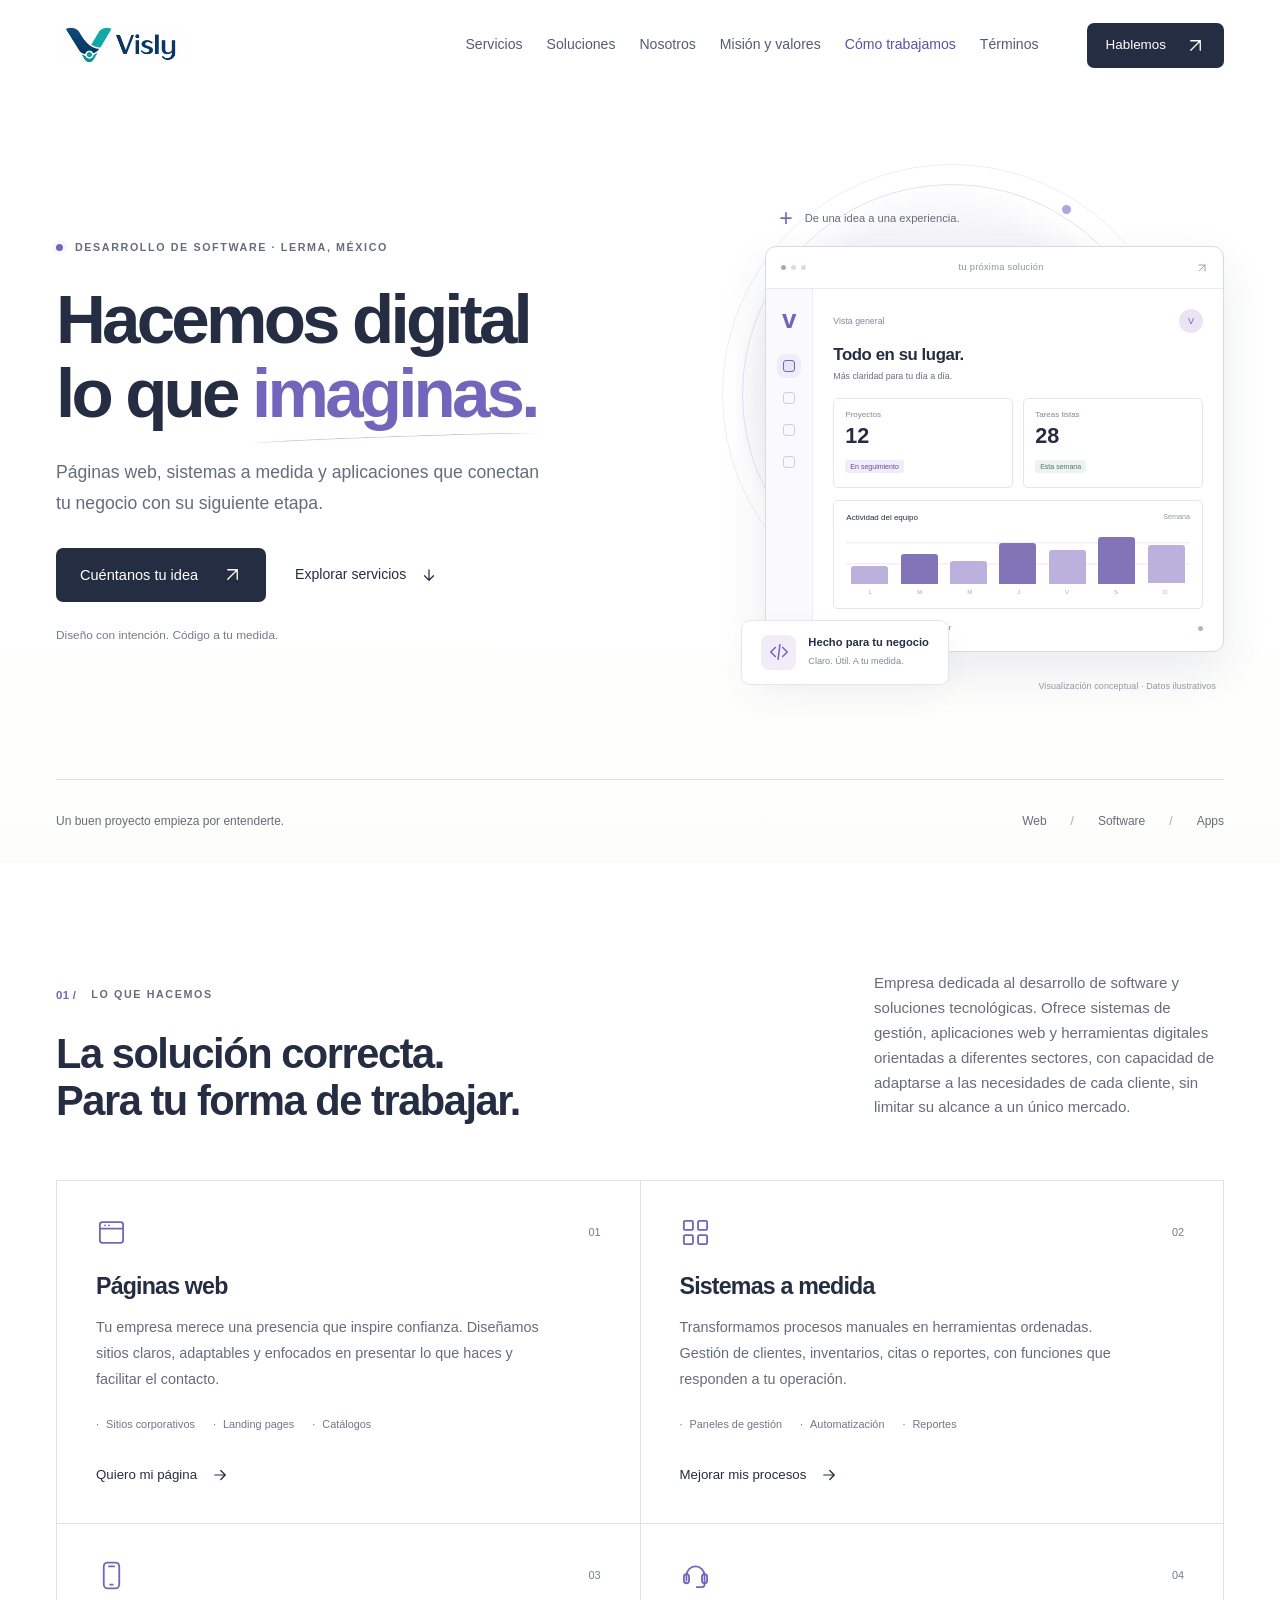
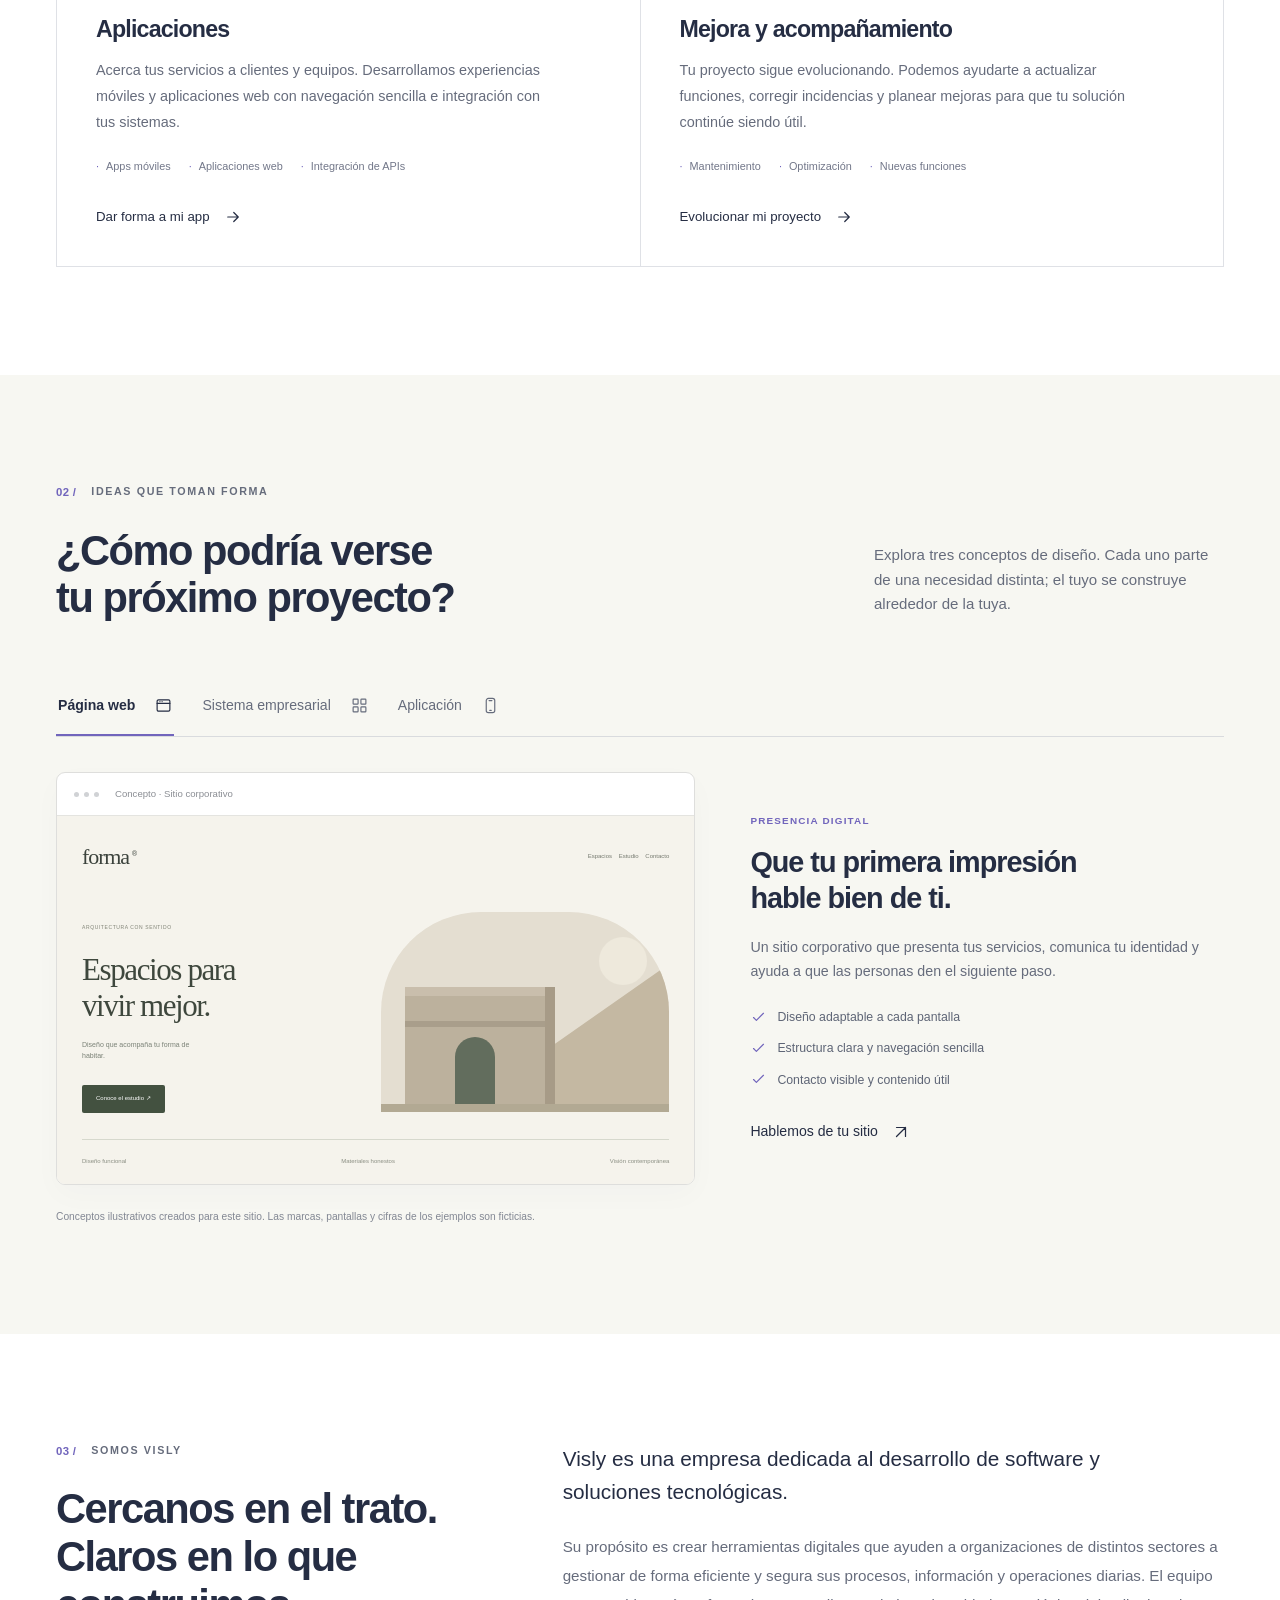
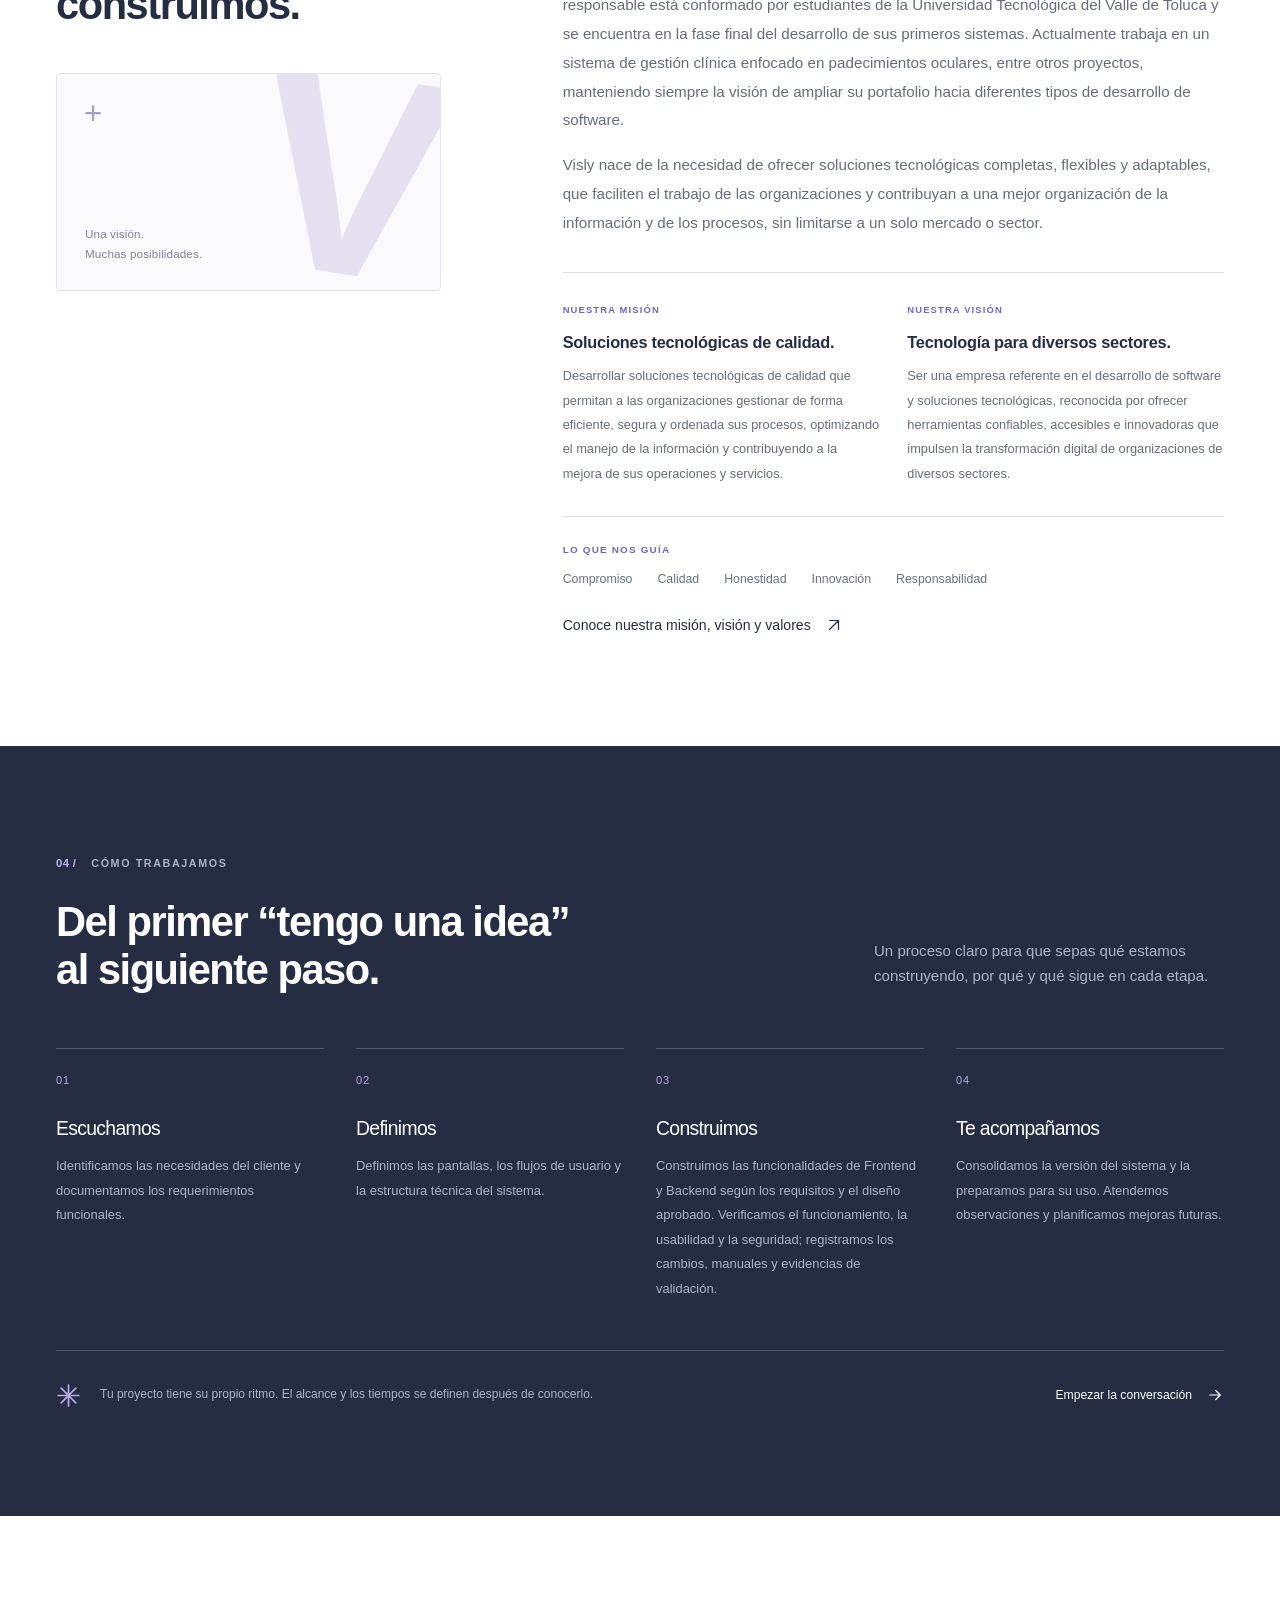
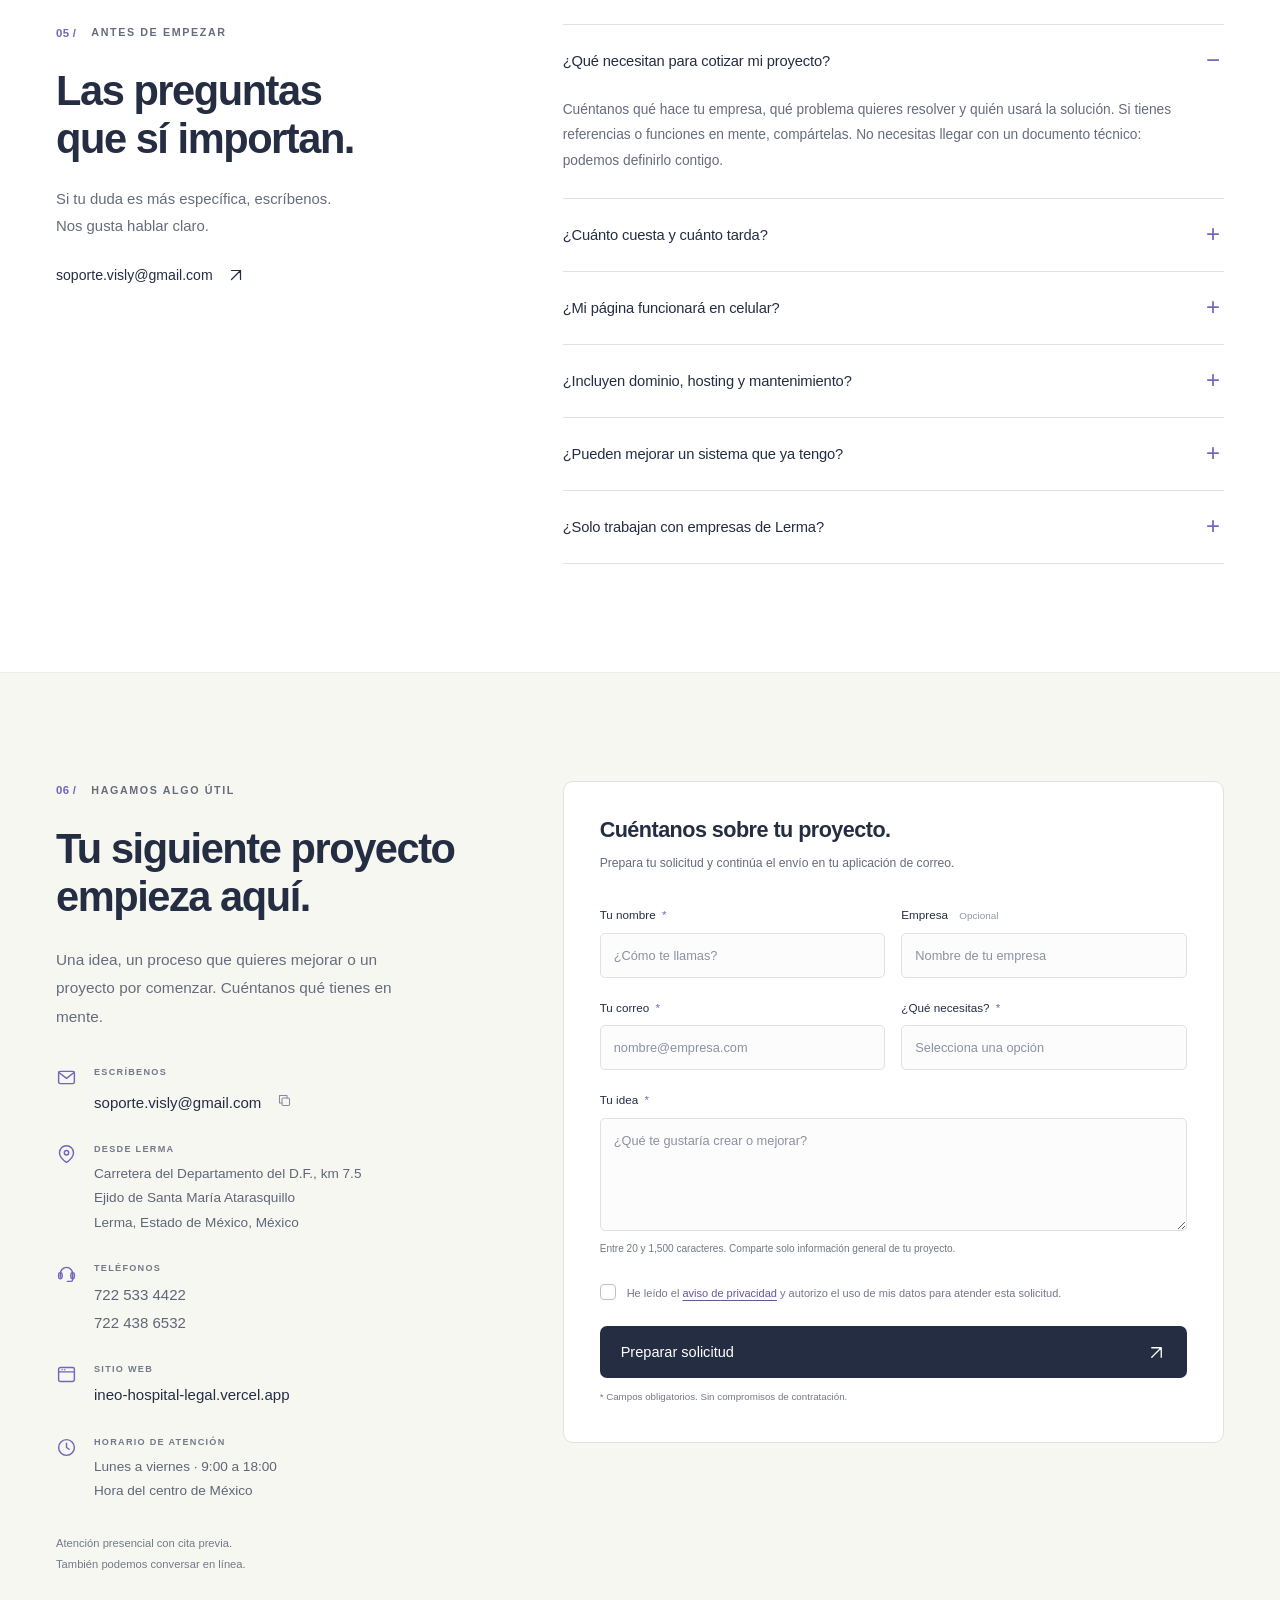
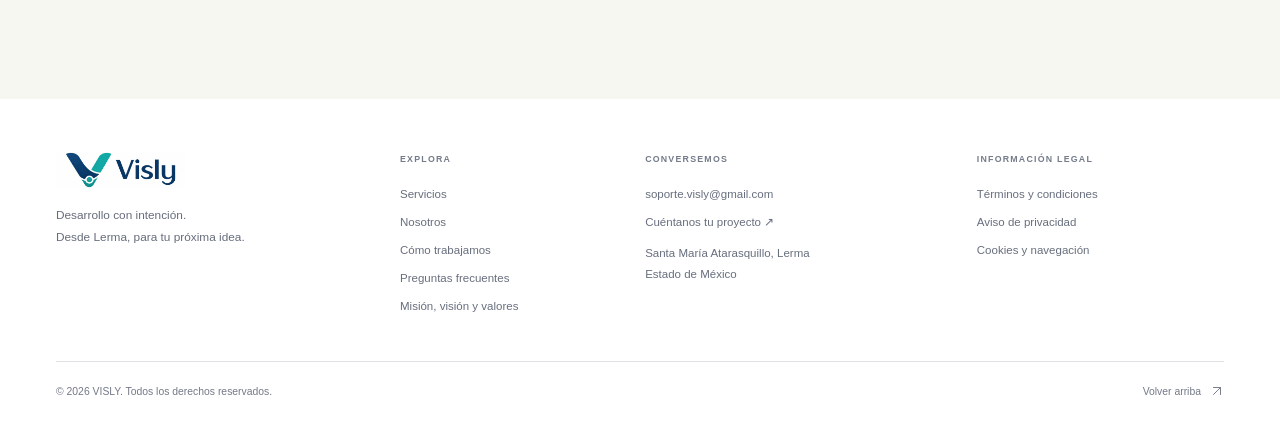
<file: index.html>
<!doctype html>
<html lang="es-MX">
  <head>
    <meta charset="utf-8" />
    <meta name="viewport" content="width=device-width, initial-scale=1" />
    <meta
      name="description"
      content="Visly: desarrollo de software y soluciones tecnológicas para organizaciones de diversos sectores. Sistemas de gestión, aplicaciones web y herramientas digitales desde Lerma, Estado de México."
    />
    <meta name="theme-color" content="#252d43" />
    <meta
      property="og:title"
      content="VISLY · Desarrollo digital con intención"
    />
    <meta
      property="og:description"
      content="Convertimos ideas y procesos en páginas web, sistemas y aplicaciones pensadas para tu empresa."
    />
    <meta property="og:type" content="website" />
    <meta property="og:locale" content="es_MX" />
    <title>VISLY · Páginas web, sistemas y aplicaciones</title>
    <link rel="icon" href="assets/img/favicon.svg" type="image/svg+xml" />
    <link rel="stylesheet" href="assets/vendor/bootstrap/bootstrap.min.css" />
    <link rel="stylesheet" href="assets/css/style.css" />
    <script
      src="assets/vendor/bootstrap/bootstrap.bundle.min.js"
      defer
    ></script>
    <script src="assets/js/main.js" defer></script>
    <noscript
      ><style>
        .navbar-collapse.collapse:not(.show) {
          display: block;
        }
        .navbar-toggler {
          display: none;
        }
        .solution-tabs {
          display: none;
        }
        .solution-panel[hidden] {
          display: grid !important;
        }
      </style></noscript
    >
  </head>
  <body>
    <!-- Iconos vectoriales propios. Se incluyen dentro del HTML para funcionar sin conexión. -->
    <svg
      xmlns="http://www.w3.org/2000/svg"
      class="icon-definitions"
      aria-hidden="true"
    >
      <symbol id="i-arrow" viewBox="0 0 24 24">
        <path d="M5 12h14m-6-6 6 6-6 6" />
      </symbol>
      <symbol id="i-up-right" viewBox="0 0 24 24">
        <path d="M6 18 18 6M6 6h12v12" />
      </symbol>
      <symbol id="i-down" viewBox="0 0 24 24">
        <path d="M12 5v14m-6-6 6 6 6-6" />
      </symbol>
      <symbol id="i-code" viewBox="0 0 24 24">
        <path d="m8 7-5 5 5 5m8-10 5 5-5 5m-3-13-2 16" />
      </symbol>
      <symbol id="i-window" viewBox="0 0 24 24">
        <rect x="3" y="4" width="18" height="16" rx="2" />
        <path d="M3 9h18M7 6.5h.01m3 0h.01" />
      </symbol>
      <symbol id="i-grid" viewBox="0 0 24 24">
        <rect x="3" y="3" width="7" height="7" rx="1" />
        <rect x="14" y="3" width="7" height="7" rx="1" />
        <rect x="3" y="14" width="7" height="7" rx="1" />
        <rect x="14" y="14" width="7" height="7" rx="1" />
      </symbol>
      <symbol id="i-mobile" viewBox="0 0 24 24">
        <rect x="6" y="2" width="12" height="20" rx="3" />
        <path d="M10 5h4m-3 14h2" />
      </symbol>
      <symbol id="i-care" viewBox="0 0 24 24">
        <path d="M5 16v-4a7 7 0 0 1 14 0v4m0 0v3a2 2 0 0 1-2 2h-4" />
        <rect x="3" y="11" width="4" height="7" rx="2" />
        <rect x="17" y="11" width="4" height="7" rx="2" />
      </symbol>
      <symbol id="i-check" viewBox="0 0 24 24">
        <path d="m5 12 4 4L19 6" />
      </symbol>
      <symbol id="i-pin" viewBox="0 0 24 24">
        <path d="M20 10c0 6-8 11-8 11S4 16 4 10a8 8 0 1 1 16 0Z" />
        <circle cx="12" cy="10" r="2.5" />
      </symbol>
      <symbol id="i-mail" viewBox="0 0 24 24">
        <rect x="3" y="5" width="18" height="14" rx="2" />
        <path d="m3 6 9 7 9-7" />
      </symbol>
      <symbol id="i-copy" viewBox="0 0 24 24">
        <rect x="8" y="8" width="12" height="12" rx="2" />
        <path d="M16 8V4H4v12h4" />
      </symbol>
      <symbol id="i-clock" viewBox="0 0 24 24">
        <circle cx="12" cy="12" r="9" />
        <path d="M12 7v5l3 2" />
      </symbol>
      <symbol id="i-star" viewBox="0 0 24 24">
        <path d="M12 2v20M2 12h20M5 5l14 14M5 19 19 5" />
      </symbol>
    </svg>
    <a class="skip-link" href="#contenido">Saltar al contenido</a>

    <header class="site-header" id="inicio">
      <nav class="navbar navbar-expand-lg" aria-label="Navegación principal">
        <div class="container site-container">
          <a class="navbar-brand" href="index.html" aria-label="VISLY, inicio"
            ><img
              src="assets/img/logo-visly.svg"
              alt="VISLY"
              width="130"
              height="36"
          /></a>
          <button
            class="navbar-toggler"
            type="button"
            data-bs-toggle="collapse"
            data-bs-target="#mainNav"
            aria-controls="mainNav"
            aria-expanded="false"
            aria-label="Abrir menú"
          >
            <span class="navbar-toggler-icon"></span>
          </button>
          <div class="collapse navbar-collapse" id="mainNav">
            <ul class="navbar-nav ms-auto align-items-lg-center">
              <li class="nav-item">
                <a class="nav-link" href="#servicios">Servicios</a>
              </li>
              <li class="nav-item">
                <a class="nav-link" href="#soluciones">Soluciones</a>
              </li>
              <li class="nav-item">
                <a class="nav-link" href="#nosotros">Nosotros</a>
              </li>
              <li class="nav-item">
                <a class="nav-link" href="filosofia.html">Misión y valores</a>
              </li>
              <li class="nav-item">
                <a class="nav-link" href="#proceso">Cómo trabajamos</a>
              </li>
              <li class="nav-item">
                <a class="nav-link" href="terminos.html">Términos</a>
              </li>
              <li class="nav-item ms-lg-4">
                <a class="button button-small button-dark" href="#contacto"
                  >Hablemos
                  <svg class="icon" aria-hidden="true">
                    <use href="#i-up-right" /></svg
                ></a>
              </li>
            </ul>
          </div>
        </div>
      </nav>
    </header>

    <main id="contenido">
      <section class="hero section-space" aria-labelledby="hero-title">
        <div class="container site-container">
          <div class="row align-items-center g-5">
            <div class="col-lg-7 hero-copy">
              <p class="eyebrow entrance">
                <span class="status-dot"></span> Desarrollo de software · Lerma,
                México
              </p>
              <h1 id="hero-title" class="entrance delay-1">
                Hacemos digital<br />lo que
                <span class="accent-word">imaginas.</span>
              </h1>
              <p class="hero-description entrance delay-2">
                Páginas web, sistemas a medida y aplicaciones que conectan tu
                negocio con su siguiente etapa.
              </p>
              <div class="hero-actions entrance delay-3">
                <a class="button button-dark" href="#contacto"
                  >Cuéntanos tu idea
                  <svg class="icon" aria-hidden="true">
                    <use href="#i-up-right" /></svg
                ></a>
                <a class="text-link" href="#servicios"
                  >Explorar servicios
                  <svg class="icon" aria-hidden="true">
                    <use href="#i-down" /></svg
                ></a>
              </div>
              <p class="hero-note entrance delay-3">
                Diseño con intención. Código a tu medida.
              </p>
            </div>
            <div class="col-lg-5">
              <div
                class="hero-art entrance delay-2"
                role="img"
                aria-label="Concepto visual de un sistema de gestión diseñado por VISLY"
              >
                <div class="orbit orbit-one"></div>
                <div class="orbit orbit-two"></div>
                <div class="art-caption">
                  <span class="little-cross">+</span> De una idea a una
                  experiencia.
                </div>
                <div class="preview-window hero-window">
                  <div class="window-bar">
                    <span class="window-dots"><i></i><i></i><i></i></span
                    ><span>tu próxima solución</span
                    ><svg class="icon" aria-hidden="true">
                      <use href="#i-up-right" />
                    </svg>
                  </div>
                  <div class="hero-dashboard">
                    <div class="dashboard-rail">
                      <span class="mini-v">v</span
                      ><span class="rail-square selected"></span
                      ><span class="rail-square"></span
                      ><span class="rail-square"></span
                      ><span class="rail-square"></span>
                    </div>
                    <div class="dashboard-content">
                      <div class="mock-top">
                        <span>Vista general</span
                        ><span class="mock-avatar">V</span>
                      </div>
                      <p class="mock-greeting">Todo en su lugar.</p>
                      <p class="mock-caption">
                        Más claridad para tu día a día.
                      </p>
                      <div class="mock-stats">
                        <div>
                          <span>Proyectos</span><strong>12</strong
                          ><i class="mock-pill">En seguimiento</i>
                        </div>
                        <div>
                          <span>Tareas listas</span><strong>28</strong
                          ><i class="mock-pill pale">Esta semana</i>
                        </div>
                      </div>
                      <div class="mock-chart">
                        <div class="chart-heading">
                          <span>Actividad del equipo</span><small>Semana</small>
                        </div>
                        <div class="bars">
                          <i style="--bar: 35%"></i><i style="--bar: 58%"></i
                          ><i style="--bar: 44%"></i><i style="--bar: 78%"></i
                          ><i style="--bar: 65%"></i><i style="--bar: 91%"></i
                          ><i style="--bar: 74%"></i>
                        </div>
                        <div class="chart-days">
                          <span>L</span><span>M</span><span>M</span
                          ><span>J</span><span>V</span><span>S</span
                          ><span>D</span>
                        </div>
                      </div>
                      <div class="mock-task">
                        <span class="task-check">✓</span
                        ><span>Una mejor forma de trabajar</span
                        ><span class="task-dot"></span>
                      </div>
                    </div>
                  </div>
                </div>
                <div class="floating-label">
                  <span class="label-icon"
                    ><svg class="icon" aria-hidden="true">
                      <use href="#i-code" /></svg
                  ></span>
                  <div>
                    <strong>Hecho para tu negocio</strong
                    ><span>Claro. Útil. A tu medida.</span>
                  </div>
                </div>
                <p class="concept-note">
                  Visualización conceptual · Datos ilustrativos
                </p>
              </div>
            </div>
          </div>
          <div class="hero-bottom">
            <span>Un buen proyecto empieza por entenderte.</span>
            <div>
              <span>Web</span><span class="separator">/</span
              ><span>Software</span><span class="separator">/</span
              ><span>Apps</span>
            </div>
          </div>
        </div>
      </section>

      <section
        id="servicios"
        class="section-space"
        aria-labelledby="services-title"
      >
        <div class="container site-container">
          <div class="section-heading reveal">
            <div>
              <p class="eyebrow">
                <span class="section-number">01 /</span> Lo que hacemos
              </p>
              <h2 id="services-title">
                La solución correcta.<br />Para tu forma de trabajar.
              </h2>
            </div>
            <p>
              Empresa dedicada al desarrollo de software y soluciones
              tecnológicas. Ofrece sistemas de gestión, aplicaciones web y
              herramientas digitales orientadas a diferentes sectores, con
              capacidad de adaptarse a las necesidades de cada cliente, sin
              limitar su alcance a un único mercado.
            </p>
          </div>
          <div class="services-grid">
            <article class="service-item reveal">
              <div class="service-top">
                <svg class="service-icon icon" aria-hidden="true">
                  <use href="#i-window" /></svg
                ><span>01</span>
              </div>
              <h3>Páginas web</h3>
              <p>
                Tu empresa merece una presencia que inspire confianza. Diseñamos
                sitios claros, adaptables y enfocados en presentar lo que haces
                y facilitar el contacto.
              </p>
              <ul class="service-tags" aria-label="Tipos de páginas">
                <li>Sitios corporativos</li>
                <li>Landing pages</li>
                <li>Catálogos</li>
              </ul>
              <a class="text-link" href="#contacto" data-service="Página web"
                >Quiero mi página
                <svg class="icon" aria-hidden="true">
                  <use href="#i-arrow" /></svg
              ></a>
            </article>
            <article class="service-item reveal">
              <div class="service-top">
                <svg class="service-icon icon" aria-hidden="true">
                  <use href="#i-grid" /></svg
                ><span>02</span>
              </div>
              <h3>Sistemas a medida</h3>
              <p>
                Transformamos procesos manuales en herramientas ordenadas.
                Gestión de clientes, inventarios, citas o reportes, con
                funciones que responden a tu operación.
              </p>
              <ul class="service-tags" aria-label="Funciones de sistemas">
                <li>Paneles de gestión</li>
                <li>Automatización</li>
                <li>Reportes</li>
              </ul>
              <a
                class="text-link"
                href="#contacto"
                data-service="Sistema a medida"
                >Mejorar mis procesos
                <svg class="icon" aria-hidden="true">
                  <use href="#i-arrow" /></svg
              ></a>
            </article>
            <article class="service-item reveal">
              <div class="service-top">
                <svg class="service-icon icon" aria-hidden="true">
                  <use href="#i-mobile" /></svg
                ><span>03</span>
              </div>
              <h3>Aplicaciones</h3>
              <p>
                Acerca tus servicios a clientes y equipos. Desarrollamos
                experiencias móviles y aplicaciones web con navegación sencilla
                e integración con tus sistemas.
              </p>
              <ul class="service-tags" aria-label="Tipos de aplicaciones">
                <li>Apps móviles</li>
                <li>Aplicaciones web</li>
                <li>Integración de APIs</li>
              </ul>
              <a class="text-link" href="#contacto" data-service="Aplicación"
                >Dar forma a mi app
                <svg class="icon" aria-hidden="true">
                  <use href="#i-arrow" /></svg
              ></a>
            </article>
            <article class="service-item reveal">
              <div class="service-top">
                <svg class="service-icon icon" aria-hidden="true">
                  <use href="#i-care" /></svg
                ><span>04</span>
              </div>
              <h3>Mejora y acompañamiento</h3>
              <p>
                Tu proyecto sigue evolucionando. Podemos ayudarte a actualizar
                funciones, corregir incidencias y planear mejoras para que tu
                solución continúe siendo útil.
              </p>
              <ul class="service-tags" aria-label="Tipos de acompañamiento">
                <li>Mantenimiento</li>
                <li>Optimización</li>
                <li>Nuevas funciones</li>
              </ul>
              <a
                class="text-link"
                href="#contacto"
                data-service="Mejora o mantenimiento"
                >Evolucionar mi proyecto
                <svg class="icon" aria-hidden="true">
                  <use href="#i-arrow" /></svg
              ></a>
            </article>
          </div>
        </div>
      </section>

      <section
        id="soluciones"
        class="section-space solutions-section"
        aria-labelledby="solutions-title"
      >
        <div class="container site-container">
          <div class="section-heading reveal">
            <div>
              <p class="eyebrow">
                <span class="section-number">02 /</span> Ideas que toman forma
              </p>
              <h2 id="solutions-title">
                ¿Cómo podría verse<br />tu próximo proyecto?
              </h2>
            </div>
            <p>
              Explora tres conceptos de diseño. Cada uno parte de una necesidad
              distinta; el tuyo se construye alrededor de la tuya.
            </p>
          </div>
          <div
            class="solution-tabs reveal"
            role="tablist"
            aria-label="Explorar ejemplos de soluciones"
          >
            <button
              class="solution-tab active"
              id="tab-web"
              role="tab"
              aria-controls="panel-web"
              aria-selected="true"
              tabindex="0"
            >
              Página web
              <svg class="icon" aria-hidden="true">
                <use href="#i-window" />
              </svg>
            </button>
            <button
              class="solution-tab"
              id="tab-system"
              role="tab"
              aria-controls="panel-system"
              aria-selected="false"
              tabindex="-1"
            >
              Sistema empresarial
              <svg class="icon" aria-hidden="true"><use href="#i-grid" /></svg>
            </button>
            <button
              class="solution-tab"
              id="tab-app"
              role="tab"
              aria-controls="panel-app"
              aria-selected="false"
              tabindex="-1"
            >
              Aplicación
              <svg class="icon" aria-hidden="true">
                <use href="#i-mobile" />
              </svg>
            </button>
          </div>
          <div
            class="solution-panel reveal"
            id="panel-web"
            role="tabpanel"
            aria-labelledby="tab-web"
            tabindex="0"
          >
            <div
              class="solution-preview web-example"
              role="img"
              aria-label="Concepto de sitio corporativo para un estudio de arquitectura ficticio llamado Forma"
            >
              <div class="example-browser">
                <span class="window-dots"><i></i><i></i><i></i></span
                ><span>Concepto · Sitio corporativo</span>
              </div>
              <div class="architecture-preview">
                <div class="arch-nav">
                  <strong>forma<span>®</span></strong
                  ><span
                    >Espacios &nbsp;&nbsp; Estudio &nbsp;&nbsp; Contacto</span
                  >
                </div>
                <div class="arch-layout">
                  <div>
                    <span class="arch-label">ARQUITECTURA CON SENTIDO</span>
                    <h4>Espacios para<br />vivir mejor.</h4>
                    <p>Diseño que acompaña tu forma de habitar.</p>
                    <span class="mock-button">Conoce el estudio ↗</span>
                  </div>
                  <div class="arch-art">
                    <div class="arch-shadow"></div>
                    <div class="arch-building">
                      <div class="arch-door"></div>
                      <div class="arch-line"></div>
                    </div>
                    <div class="arch-sun"></div>
                    <div class="arch-ground"></div>
                  </div>
                </div>
                <div class="arch-bottom">
                  <span>Diseño funcional</span><span>Materiales honestos</span
                  ><span>Visión contemporánea</span>
                </div>
              </div>
            </div>
            <div class="solution-description">
              <span class="small-label">PRESENCIA DIGITAL</span>
              <h3>Que tu primera impresión<br />hable bien de ti.</h3>
              <p>
                Un sitio corporativo que presenta tus servicios, comunica tu
                identidad y ayuda a que las personas den el siguiente paso.
              </p>
              <ul class="check-list">
                <li>
                  <svg class="icon" aria-hidden="true">
                    <use href="#i-check" /></svg
                  >Diseño adaptable a cada pantalla
                </li>
                <li>
                  <svg class="icon" aria-hidden="true">
                    <use href="#i-check" /></svg
                  >Estructura clara y navegación sencilla
                </li>
                <li>
                  <svg class="icon" aria-hidden="true">
                    <use href="#i-check" /></svg
                  >Contacto visible y contenido útil
                </li>
              </ul>
              <a class="text-link" href="#contacto" data-service="Página web"
                >Hablemos de tu sitio
                <svg class="icon" aria-hidden="true">
                  <use href="#i-up-right" /></svg
              ></a>
            </div>
          </div>
          <div
            class="solution-panel"
            id="panel-system"
            role="tabpanel"
            aria-labelledby="tab-system"
            tabindex="0"
            hidden
          >
            <div
              class="solution-preview system-example"
              role="img"
              aria-label="Concepto de panel de gestión con proyectos, actividades y estados ilustrativos"
            >
              <div class="example-browser">
                <span class="window-dots"><i></i><i></i><i></i></span
                ><span>Concepto · Gestión empresarial</span>
              </div>
              <div class="system-preview">
                <div class="system-rail">
                  <span class="system-logo">v<span>workspace</span></span
                  ><span class="system-selected">Vista general</span
                  ><span>Clientes</span><span>Proyectos</span
                  ><span>Reportes</span>
                </div>
                <div class="system-content">
                  <div class="system-top">
                    <h4>Tu operación, más clara.</h4>
                    <span class="mock-avatar">V</span>
                  </div>
                  <div class="system-stats">
                    <div><span>Proyectos activos</span><strong>12</strong></div>
                    <div><span>Entregas del mes</span><strong>08</strong></div>
                    <div><span>Por revisar</span><strong>03</strong></div>
                  </div>
                  <div class="example-table">
                    <div><strong>Proyecto</strong><strong>Estado</strong></div>
                    <div>
                      <span>Sitio corporativo</span
                      ><span class="state-pill">En proceso</span>
                    </div>
                    <div>
                      <span>Control de inventario</span
                      ><span class="state-pill complete">Completado</span>
                    </div>
                    <div>
                      <span>Portal de clientes</span
                      ><span class="state-pill">En revisión</span>
                    </div>
                  </div>
                  <div class="system-footer">
                    Una vista compartida para tu equipo. <span>↗</span>
                  </div>
                </div>
              </div>
            </div>
            <div class="solution-description">
              <span class="small-label">OPERACIÓN Y CONTROL</span>
              <h3>Menos tareas repetidas.<br />Más tiempo para avanzar.</h3>
              <p>
                Un sistema que reúne información y procesos en un solo lugar,
                con permisos y módulos definidos según tu organización.
              </p>
              <ul class="check-list">
                <li>
                  <svg class="icon" aria-hidden="true">
                    <use href="#i-check" /></svg
                  >Gestión centralizada de información
                </li>
                <li>
                  <svg class="icon" aria-hidden="true">
                    <use href="#i-check" /></svg
                  >Funciones por rol y área de trabajo
                </li>
                <li>
                  <svg class="icon" aria-hidden="true">
                    <use href="#i-check" /></svg
                  >Reportes para apoyar decisiones
                </li>
              </ul>
              <a
                class="text-link"
                href="#contacto"
                data-service="Sistema a medida"
                >Ordenar mi operación
                <svg class="icon" aria-hidden="true">
                  <use href="#i-up-right" /></svg
              ></a>
            </div>
          </div>
          <div
            class="solution-panel"
            id="panel-app"
            role="tabpanel"
            aria-labelledby="tab-app"
            tabindex="0"
            hidden
          >
            <div
              class="solution-preview app-example"
              role="img"
              aria-label="Concepto de aplicación móvil de citas con datos de demostración"
            >
              <div class="example-browser">
                <span class="window-dots"><i></i><i></i><i></i></span
                ><span>Concepto · Aplicación de citas</span>
              </div>
              <div class="app-stage">
                <div class="app-stage-label">
                  <span>UNA EXPERIENCIA</span
                  ><strong>Siempre<br />a la mano.</strong
                  ><span class="app-doodle">↗</span>
                </div>
                <div class="phone">
                  <div class="phone-notch"></div>
                  <div class="phone-content">
                    <div class="phone-top">
                      <span>9:41</span><span>● ▰</span>
                    </div>
                    <div class="phone-heading">
                      <small>Hola, Alex</small>
                      <h4>Tu día,<br />más sencillo.</h4>
                    </div>
                    <div class="appointment-card">
                      <span>PRÓXIMA CITA</span><strong>Consulta general</strong>
                      <p>Martes, 20 de octubre<br />10:30 a. m.</p>
                      <span class="phone-cta">Ver detalles ↗</span>
                    </div>
                    <h5>¿Qué necesitas?</h5>
                    <div class="phone-options">
                      <span>＋<small>Agendar</small></span
                      ><span>▤<small>Mis citas</small></span>
                    </div>
                    <div class="phone-nav">
                      <span>⌂</span><span>▦</span><span>○</span>
                    </div>
                  </div>
                </div>
              </div>
            </div>
            <div class="solution-description">
              <span class="small-label">EXPERIENCIAS MÓVILES</span>
              <h3>Tu servicio, cerca<br />de quien lo necesita.</h3>
              <p>
                Una aplicación pensada para consultar información, reservar
                servicios y mantenerse conectado desde el teléfono.
              </p>
              <ul class="check-list">
                <li>
                  <svg class="icon" aria-hidden="true">
                    <use href="#i-check" /></svg
                  >Flujos claros para el usuario
                </li>
                <li>
                  <svg class="icon" aria-hidden="true">
                    <use href="#i-check" /></svg
                  >Conexión con tus servicios y datos
                </li>
                <li>
                  <svg class="icon" aria-hidden="true">
                    <use href="#i-check" /></svg
                  >Diseño centrado en tareas reales
                </li>
              </ul>
              <a class="text-link" href="#contacto" data-service="Aplicación"
                >Construir mi aplicación
                <svg class="icon" aria-hidden="true">
                  <use href="#i-up-right" /></svg
              ></a>
            </div>
          </div>
          <p class="example-disclaimer">
            Conceptos ilustrativos creados para este sitio. Las marcas,
            pantallas y cifras de los ejemplos son ficticias.
          </p>
        </div>
      </section>

      <section
        id="nosotros"
        class="section-space about-section"
        aria-labelledby="about-title"
      >
        <div class="container site-container">
          <div class="row g-5 align-items-start">
            <div class="col-lg-5 reveal">
              <p class="eyebrow">
                <span class="section-number">03 /</span> Somos VISLY
              </p>
              <h2 id="about-title">
                Cercanos en el trato.<br />Claros en lo que<br />construimos.
              </h2>
              <div class="brand-art" aria-hidden="true">
                <span class="brand-monogram">V</span
                ><span class="brand-art-caption"
                  >Una visión.<br />Muchas posibilidades.</span
                ><span class="brand-art-plus">+</span>
              </div>
            </div>
            <div class="col-lg-7 about-copy reveal">
              <p class="about-intro">
                Visly es una empresa dedicada al desarrollo de software y
                soluciones tecnológicas.
              </p>
              <p>
                Su propósito es crear herramientas digitales que ayuden a
                organizaciones de distintos sectores a gestionar de forma
                eficiente y segura sus procesos, información y operaciones
                diarias. El equipo responsable está conformado por estudiantes
                de la Universidad Tecnológica del Valle de Toluca y se encuentra
                en la fase final del desarrollo de sus primeros sistemas.
                Actualmente trabaja en un sistema de gestión clínica enfocado en
                padecimientos oculares, entre otros proyectos, manteniendo
                siempre la visión de ampliar su portafolio hacia diferentes
                tipos de desarrollo de software.
              </p>
              <p>
                Visly nace de la necesidad de ofrecer soluciones tecnológicas
                completas, flexibles y adaptables, que faciliten el trabajo de
                las organizaciones y contribuyan a una mejor organización de la
                información y de los procesos, sin limitarse a un solo mercado o
                sector.
              </p>
              <div class="purpose-grid">
                <article>
                  <span class="small-label">NUESTRA MISIÓN</span>
                  <h3>Soluciones tecnológicas de calidad.</h3>
                  <p>
                    Desarrollar soluciones tecnológicas de calidad que permitan
                    a las organizaciones gestionar de forma eficiente, segura y
                    ordenada sus procesos, optimizando el manejo de la
                    información y contribuyendo a la mejora de sus operaciones y
                    servicios.
                  </p>
                </article>
                <article>
                  <span class="small-label">NUESTRA VISIÓN</span>
                  <h3>Tecnología para diversos sectores.</h3>
                  <p>
                    Ser una empresa referente en el desarrollo de software y
                    soluciones tecnológicas, reconocida por ofrecer herramientas
                    confiables, accesibles e innovadoras que impulsen la
                    transformación digital de organizaciones de diversos
                    sectores.
                  </p>
                </article>
              </div>
              <div class="values">
                <span class="small-label">LO QUE NOS GUÍA</span>
                <div>
                  <span>Compromiso</span><span>Calidad</span
                  ><span>Honestidad</span><span>Innovación</span
                  ><span>Responsabilidad</span>
                </div>
              </div>
              <a class="text-link philosophy-home-link" href="filosofia.html"
                >Conoce nuestra misión, visión y valores
                <svg class="icon" aria-hidden="true">
                  <use href="#i-up-right" /></svg
              ></a>
            </div>
          </div>
        </div>
      </section>

      <section
        id="proceso"
        class="section-space process-section"
        aria-labelledby="process-title"
      >
        <div class="container site-container">
          <div class="section-heading reveal">
            <div>
              <p class="eyebrow">
                <span class="section-number">04 /</span> Cómo trabajamos
              </p>
              <h2 id="process-title">
                Del primer “tengo una idea”<br />al siguiente paso.
              </h2>
            </div>
            <p>
              Un proceso claro para que sepas qué estamos construyendo, por qué
              y qué sigue en cada etapa.
            </p>
          </div>
          <div class="process-grid">
            <article class="process-step reveal">
              <span class="step-number">01</span>
              <h3>Escuchamos</h3>
              <p>
                Identificamos las necesidades del cliente y documentamos los
                requerimientos funcionales.
              </p>
            </article>
            <article class="process-step reveal">
              <span class="step-number">02</span>
              <h3>Definimos</h3>
              <p>
                Definimos las pantallas, los flujos de usuario y la estructura
                técnica del sistema.
              </p>
            </article>
            <article class="process-step reveal">
              <span class="step-number">03</span>
              <h3>Construimos</h3>
              <p>
                Construimos las funcionalidades de Frontend y Backend según los
                requisitos y el diseño aprobado. Verificamos el funcionamiento,
                la usabilidad y la seguridad; registramos los cambios, manuales
                y evidencias de validación.
              </p>
            </article>
            <article class="process-step reveal">
              <span class="step-number">04</span>
              <h3>Te acompañamos</h3>
              <p>
                Consolidamos la versión del sistema y la preparamos para su uso.
                Atendemos observaciones y planificamos mejoras futuras.
              </p>
            </article>
          </div>
          <div class="process-note reveal">
            <svg class="icon" aria-hidden="true"><use href="#i-star" /></svg>
            <p>
              Tu proyecto tiene su propio ritmo. El alcance y los tiempos se
              definen después de conocerlo.
            </p>
            <a class="text-link" href="#contacto"
              >Empezar la conversación
              <svg class="icon" aria-hidden="true"><use href="#i-arrow" /></svg
            ></a>
          </div>
        </div>
      </section>

      <section
        class="section-space faq-section"
        id="preguntas"
        aria-labelledby="faq-title"
      >
        <div class="container site-container">
          <div class="row g-5">
            <div class="col-lg-5 reveal">
              <p class="eyebrow">
                <span class="section-number">05 /</span> Antes de empezar
              </p>
              <h2 id="faq-title">Las preguntas<br />que sí importan.</h2>
              <p class="section-description">
                Si tu duda es más específica, escríbenos.<br />Nos gusta hablar
                claro.
              </p>
              <a class="text-link" href="mailto:soporte.visly@gmail.com"
                >soporte.visly@gmail.com
                <svg class="icon" aria-hidden="true">
                  <use href="#i-up-right" /></svg
              ></a>
            </div>
            <div class="col-lg-7 reveal">
              <div class="accordion" id="faqAccordion">
                <div class="accordion-item">
                  <h3 class="accordion-header">
                    <button
                      class="accordion-button"
                      type="button"
                      data-bs-toggle="collapse"
                      data-bs-target="#faq1"
                      aria-expanded="true"
                      aria-controls="faq1"
                    >
                      ¿Qué necesitan para cotizar mi proyecto?
                    </button>
                  </h3>
                  <div
                    id="faq1"
                    class="accordion-collapse collapse show"
                    data-bs-parent="#faqAccordion"
                  >
                    <div class="accordion-body">
                      Cuéntanos qué hace tu empresa, qué problema quieres
                      resolver y quién usará la solución. Si tienes referencias
                      o funciones en mente, compártelas. No necesitas llegar con
                      un documento técnico: podemos definirlo contigo.
                    </div>
                  </div>
                </div>
                <div class="accordion-item">
                  <h3 class="accordion-header">
                    <button
                      class="accordion-button collapsed"
                      type="button"
                      data-bs-toggle="collapse"
                      data-bs-target="#faq2"
                      aria-expanded="false"
                      aria-controls="faq2"
                    >
                      ¿Cuánto cuesta y cuánto tarda?
                    </button>
                  </h3>
                  <div
                    id="faq2"
                    class="accordion-collapse collapse"
                    data-bs-parent="#faqAccordion"
                  >
                    <div class="accordion-body">
                      Depende de las funciones, integraciones, contenidos y
                      nivel de personalización. Después de revisar tu idea,
                      preparamos una propuesta con precio, etapas y tiempos
                      estimados. Los cambios de alcance se acuerdan antes de
                      realizarse.
                    </div>
                  </div>
                </div>
                <div class="accordion-item">
                  <h3 class="accordion-header">
                    <button
                      class="accordion-button collapsed"
                      type="button"
                      data-bs-toggle="collapse"
                      data-bs-target="#faq3"
                      aria-expanded="false"
                      aria-controls="faq3"
                    >
                      ¿Mi página funcionará en celular?
                    </button>
                  </h3>
                  <div
                    id="faq3"
                    class="accordion-collapse collapse"
                    data-bs-parent="#faqAccordion"
                  >
                    <div class="accordion-body">
                      Planeamos las páginas web con diseño adaptable para
                      celular, tablet y computadora. En cada proyecto definimos
                      los dispositivos y navegadores que se verificarán, así
                      como las necesidades de accesibilidad y rendimiento.
                    </div>
                  </div>
                </div>
                <div class="accordion-item">
                  <h3 class="accordion-header">
                    <button
                      class="accordion-button collapsed"
                      type="button"
                      data-bs-toggle="collapse"
                      data-bs-target="#faq4"
                      aria-expanded="false"
                      aria-controls="faq4"
                    >
                      ¿Incluyen dominio, hosting y mantenimiento?
                    </button>
                  </h3>
                  <div
                    id="faq4"
                    class="accordion-collapse collapse"
                    data-bs-parent="#faqAccordion"
                  >
                    <div class="accordion-body">
                      Pueden incorporarse a la propuesta cuando los necesites.
                      Los costos de terceros, renovaciones y soporte se detallan
                      por separado. Si ya cuentas con dominio o servidor,
                      revisamos sus características para planear la
                      implementación.
                    </div>
                  </div>
                </div>
                <div class="accordion-item">
                  <h3 class="accordion-header">
                    <button
                      class="accordion-button collapsed"
                      type="button"
                      data-bs-toggle="collapse"
                      data-bs-target="#faq5"
                      aria-expanded="false"
                      aria-controls="faq5"
                    >
                      ¿Pueden mejorar un sistema que ya tengo?
                    </button>
                  </h3>
                  <div
                    id="faq5"
                    class="accordion-collapse collapse"
                    data-bs-parent="#faqAccordion"
                  >
                    <div class="accordion-body">
                      Sí, podemos evaluar un proyecto existente. Primero
                      revisamos su tecnología, documentación y accesos
                      disponibles. Con ese diagnóstico definimos qué se puede
                      corregir o ampliar y qué alternativas convienen.
                    </div>
                  </div>
                </div>
                <div class="accordion-item">
                  <h3 class="accordion-header">
                    <button
                      class="accordion-button collapsed"
                      type="button"
                      data-bs-toggle="collapse"
                      data-bs-target="#faq6"
                      aria-expanded="false"
                      aria-controls="faq6"
                    >
                      ¿Solo trabajan con empresas de Lerma?
                    </button>
                  </h3>
                  <div
                    id="faq6"
                    class="accordion-collapse collapse"
                    data-bs-parent="#faqAccordion"
                  >
                    <div class="accordion-body">
                      Nuestra base está en Santa María Atarasquillo, Lerma, y
                      podemos colaborar con organizaciones de diversos sectores
                      de forma remota. Las reuniones, revisiones y entregas se
                      coordinan contigo. Las visitas presenciales se acuerdan
                      según disponibilidad y ubicación.
                    </div>
                  </div>
                </div>
              </div>
            </div>
          </div>
        </div>
      </section>

      <section
        id="contacto"
        class="section-space contact-section"
        aria-labelledby="contact-title"
      >
        <div class="container site-container">
          <div class="row g-5">
            <div class="col-lg-5 reveal">
              <p class="eyebrow">
                <span class="section-number">06 /</span> Hagamos algo útil
              </p>
              <h2 id="contact-title">
                Tu siguiente proyecto<br />empieza aquí.
              </h2>
              <p class="contact-description">
                Una idea, un proceso que quieres mejorar o un proyecto por
                comenzar. Cuéntanos qué tienes en mente.
              </p>
              <div class="contact-details">
                <div>
                  <svg class="icon" aria-hidden="true">
                    <use href="#i-mail" />
                  </svg>
                  <div>
                    <span>ESCRÍBENOS</span
                    ><a href="mailto:soporte.visly@gmail.com"
                      >soporte.visly@gmail.com</a
                    ><button
                      type="button"
                      class="copy-email"
                      aria-label="Copiar correo de VISLY"
                    >
                      <svg class="icon" aria-hidden="true">
                        <use href="#i-copy" />
                      </svg>
                    </button>
                  </div>
                </div>
                <div>
                  <svg class="icon" aria-hidden="true">
                    <use href="#i-pin" />
                  </svg>
                  <div>
                    <span>DESDE LERMA</span>
                    <p>
                      Carretera del Departamento del D.F., km 7.5<br />Ejido de
                      Santa María Atarasquillo<br />Lerma, Estado de México,
                      México
                    </p>
                  </div>
                </div>

                <div>
                  <svg class="icon" aria-hidden="true">
                    <use href="#i-care" />
                  </svg>
                  <div>
                    <span>TELÉFONOS</span>
                    <p>
                      <a href="tel:+527225334422">722 533 4422</a><br /><a
                        href="tel:+527224386532"
                        >722 438 6532</a
                      >
                    </p>
                  </div>
                </div>
                <div>
                  <svg class="icon" aria-hidden="true">
                    <use href="#i-window" />
                  </svg>
                  <div>
                    <span>SITIO WEB</span
                    ><a
                      href="https://ineo-hospital-legal.vercel.app/"
                      target="_blank"
                      rel="noopener noreferrer"
                      >ineo-hospital-legal.vercel.app</a
                    >
                  </div>
                </div>
                <div>
                  <svg class="icon" aria-hidden="true">
                    <use href="#i-clock" />
                  </svg>
                  <div>
                    <span>HORARIO DE ATENCIÓN</span>
                    <p>
                      Lunes a viernes · 9:00 a 18:00<br />Hora del centro de
                      México
                    </p>
                  </div>
                </div>
              </div>
              <p class="contact-small">
                Atención presencial con cita previa.<br />También podemos
                conversar en línea.
              </p>
            </div>
            <div class="col-lg-7 reveal">
              <div class="contact-card">
                <h3>Cuéntanos sobre tu proyecto.</h3>
                <p class="form-intro" id="form-description">
                  Prepara tu solicitud y continúa el envío en tu aplicación de
                  correo.
                </p>
                <form
                  id="contactForm"
                  aria-describedby="form-description"
                  action="mailto:ineo.hospital.dev@gmail.com"
                  method="post"
                  enctype="text/plain"
                >
                  <div class="row g-3">
                    <div class="col-md-6">
                      <label class="form-label" for="contactName"
                        >Tu nombre
                        <span aria-label="obligatorio">*</span></label
                      ><input
                        class="form-control"
                        id="contactName"
                        name="nombre"
                        autocomplete="name"
                        placeholder="¿Cómo te llamas?"
                        minlength="2"
                        maxlength="80"
                        required
                      />
                    </div>
                    <div class="col-md-6">
                      <label class="form-label" for="contactCompany"
                        >Empresa <span class="optional">Opcional</span></label
                      ><input
                        class="form-control"
                        id="contactCompany"
                        name="empresa"
                        autocomplete="organization"
                        placeholder="Nombre de tu empresa"
                        maxlength="120"
                      />
                    </div>
                    <div class="col-md-6">
                      <label class="form-label" for="contactEmail"
                        >Tu correo
                        <span aria-label="obligatorio">*</span></label
                      ><input
                        class="form-control"
                        id="contactEmail"
                        type="email"
                        name="email"
                        autocomplete="email"
                        placeholder="nombre@empresa.com"
                        maxlength="150"
                        required
                      />
                    </div>
                    <div class="col-md-6">
                      <label class="form-label" for="contactService"
                        >¿Qué necesitas?
                        <span aria-label="obligatorio">*</span></label
                      ><select
                        class="form-select"
                        id="contactService"
                        name="servicio"
                        required
                      >
                        <option value="" selected disabled>
                          Selecciona una opción
                        </option>
                        <option>Página web</option>
                        <option>Sistema a medida</option>
                        <option>Aplicación</option>
                        <option>Mejora o mantenimiento</option>
                        <option>Quiero orientación</option>
                      </select>
                    </div>
                    <div class="col-12">
                      <label class="form-label" for="contactMessage"
                        >Tu idea <span aria-label="obligatorio">*</span></label
                      ><textarea
                        class="form-control"
                        id="contactMessage"
                        name="mensaje"
                        rows="4"
                        placeholder="¿Qué te gustaría crear o mejorar?"
                        minlength="20"
                        maxlength="1500"
                        aria-describedby="message-help"
                        required
                      ></textarea>
                      <div class="field-help" id="message-help">
                        Entre 20 y 1,500 caracteres. Comparte solo información
                        general de tu proyecto.
                      </div>
                    </div>
                    <div class="col-12">
                      <div class="form-check consent">
                        <input
                          class="form-check-input"
                          type="checkbox"
                          id="contactConsent"
                          name="consentimiento"
                          required
                        /><label class="form-check-label" for="contactConsent"
                          >He leído el
                          <a href="privacidad.html">aviso de privacidad</a> y
                          autorizo el uso de mis datos para atender esta
                          solicitud.</label
                        >
                      </div>
                    </div>
                    <div class="col-12">
                      <button
                        class="button button-dark form-submit"
                        type="submit"
                      >
                        Preparar solicitud
                        <svg class="icon" aria-hidden="true">
                          <use href="#i-up-right" />
                        </svg>
                      </button>
                      <p class="form-footnote">
                        * Campos obligatorios. Sin compromisos de contratación.
                      </p>
                    </div>
                  </div>
                </form>
                <noscript
                  ><p class="notice">
                    Para preparar la solicitud, activa JavaScript o escribe
                    directamente a
                    <a href="mailto:soporte.visly@gmail.com"
                      >soporte.visly@gmail.com</a
                    >.
                  </p></noscript
                >
                <div class="mail-result" id="mailResult" hidden tabindex="-1">
                  <span class="result-check"
                    ><svg class="icon" aria-hidden="true">
                      <use href="#i-check" /></svg
                  ></span>
                  <h4>Tu solicitud está preparada.</h4>
                  <p>
                    Aún no se ha enviado. Abre tu correo, revisa el mensaje y
                    envíalo cuando esté listo.
                  </p>
                  <div class="result-actions">
                    <a
                      class="button button-dark"
                      id="mailLink"
                      href="mailto:soporte.visly@gmail.com"
                      >Abrir mi correo
                      <svg class="icon" aria-hidden="true">
                        <use href="#i-up-right" /></svg></a
                    ><button class="text-link" type="button" id="copyMessage">
                      Copiar mensaje
                      <svg class="icon" aria-hidden="true">
                        <use href="#i-copy" />
                      </svg>
                    </button>
                  </div>
                  <p class="field-help">
                    Si no tienes una aplicación de correo configurada, copia el
                    mensaje y envíalo desde Gmail u otro servicio a
                    soporte.visly@gmail.com.
                  </p>
                  <details class="message-details">
                    <summary>Ver el mensaje preparado</summary>
                    <pre id="messagePreview"></pre>
                  </details>
                </div>
              </div>
            </div>
          </div>
        </div>
      </section>
    </main>

    <footer class="site-footer">
      <div class="container site-container">
        <div class="footer-main">
          <div class="footer-brand">
            <a href="index.html" aria-label="VISLY, inicio"
              ><img
                src="assets/img/logo-visly.svg"
                alt="VISLY"
                width="130"
                height="36"
            /></a>
            <p>
              Desarrollo con intención.<br />Desde Lerma, para tu próxima idea.
            </p>
          </div>
          <div class="footer-column">
            <span>EXPLORA</span><a href="#servicios">Servicios</a
            ><a href="#nosotros">Nosotros</a
            ><a href="#proceso">Cómo trabajamos</a
            ><a href="#preguntas">Preguntas frecuentes</a>
            <a href="filosofia.html">Misión, visión y valores</a>
          </div>
          <div class="footer-column">
            <span>CONVERSEMOS</span
            ><a href="mailto:soporte.visly@gmail.com"
              >soporte.visly@gmail.com</a
            ><a href="#contacto">Cuéntanos tu proyecto ↗</a>
            <p>Santa María Atarasquillo, Lerma<br />Estado de México</p>
          </div>
          <div class="footer-column">
            <span>INFORMACIÓN LEGAL</span
            ><a href="terminos.html">Términos y condiciones</a
            ><a href="privacidad.html">Aviso de privacidad</a
            ><a href="cookies.html">Cookies y navegación</a>
          </div>
        </div>
        <div class="footer-bottom">
          <p>
            © <span data-year>2026</span> VISLY. Todos los derechos reservados.
          </p>
          <a href="#inicio"
            >Volver arriba
            <svg class="icon" aria-hidden="true"><use href="#i-up-right" /></svg
          ></a>
        </div>
      </div>
    </footer>
    <div
      id="siteToast"
      class="site-toast"
      role="status"
      aria-live="polite"
      aria-atomic="true"
    ></div>
  </body>
</html>
</file>
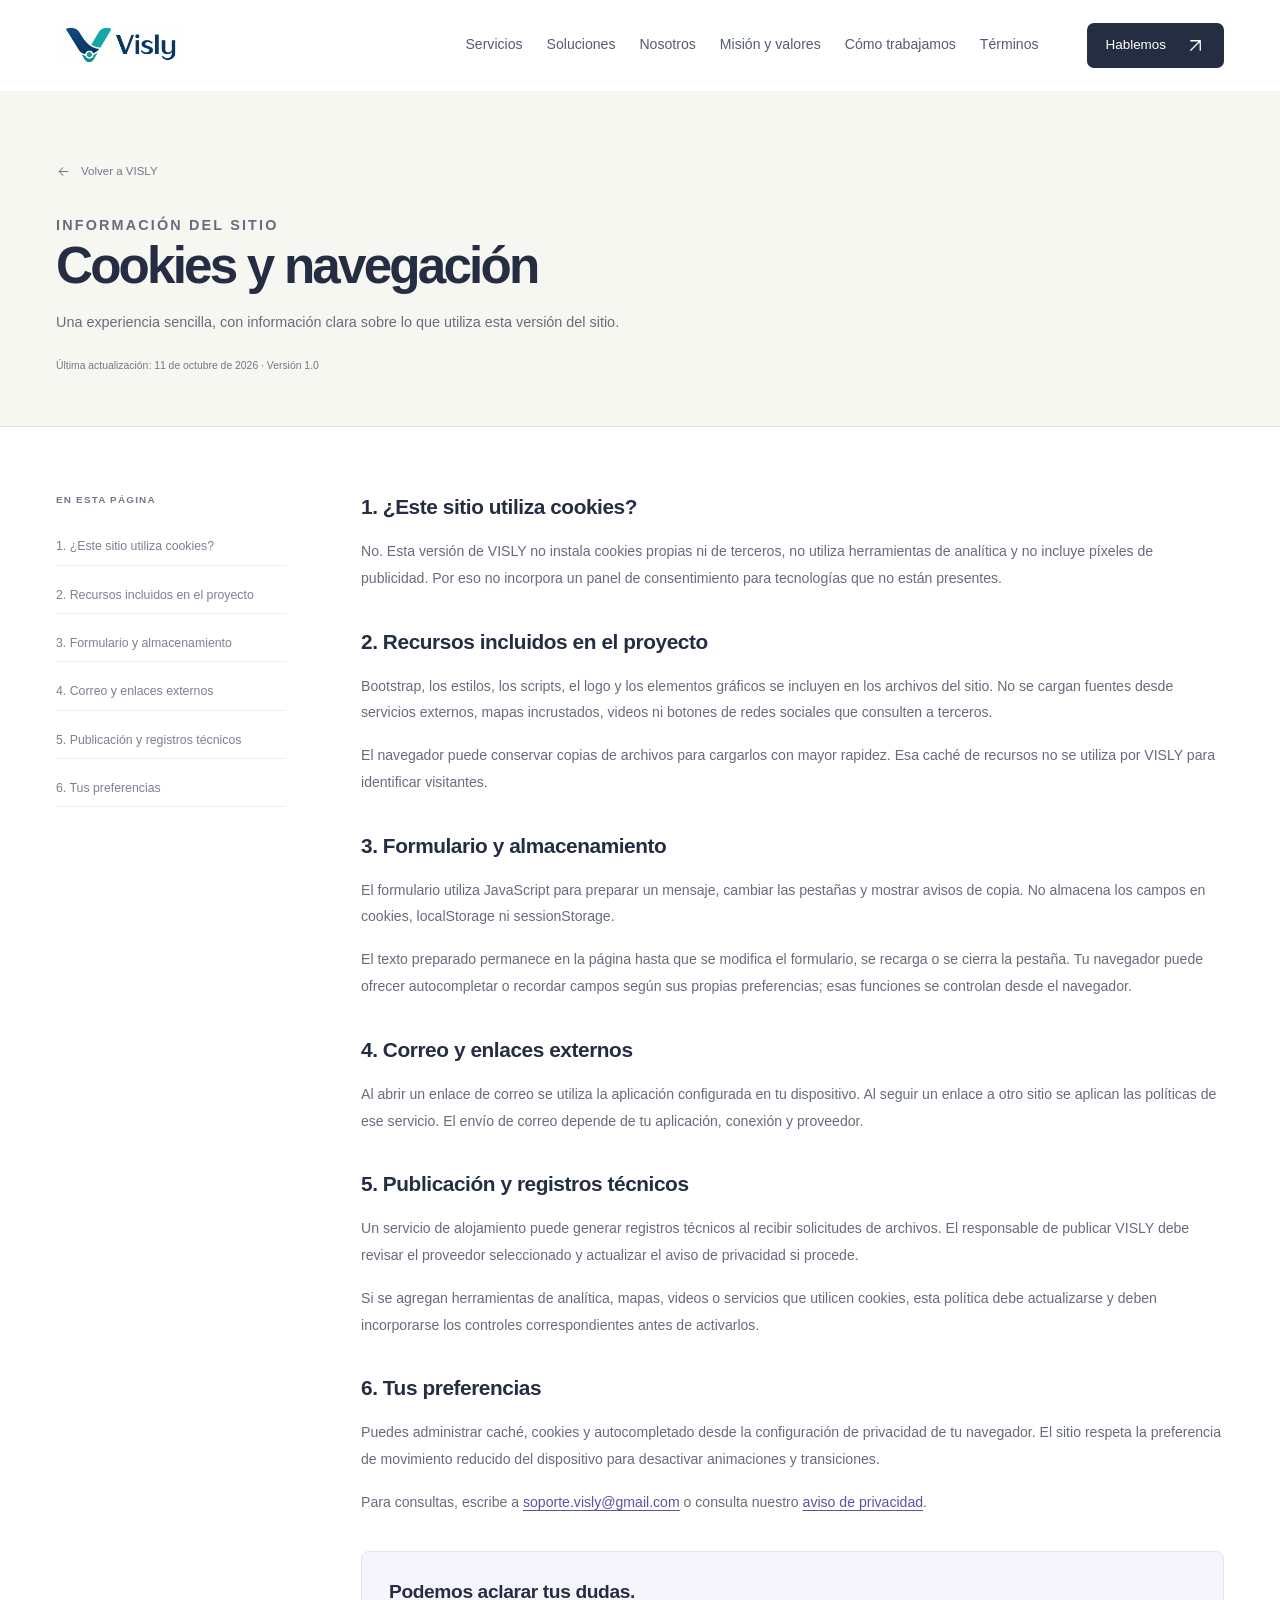
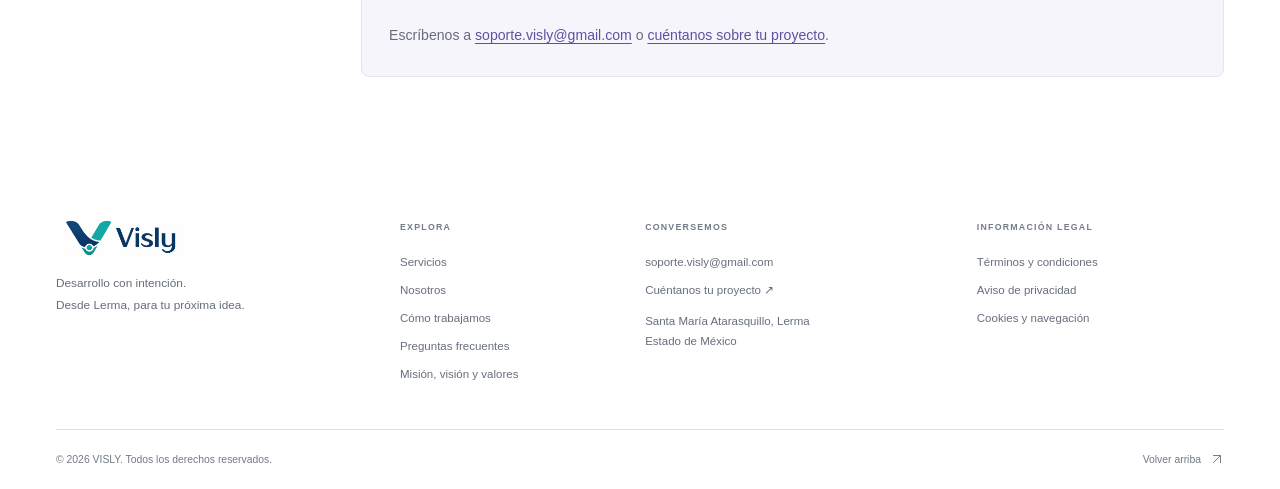
<file: cookies.html>
<!doctype html>
<html lang="es-MX">
  <head>
    <meta charset="utf-8" />
    <meta name="viewport" content="width=device-width, initial-scale=1" />
    <meta
      name="description"
      content="Cookies y navegación del sitio VISLY, empresa de desarrollo de software y soluciones tecnológicas en Lerma."
    />
    <meta name="theme-color" content="#252d43" />
    <title>Cookies y navegación · VISLY</title>
    <link rel="icon" href="assets/img/favicon.svg" type="image/svg+xml" />
    <link rel="stylesheet" href="assets/vendor/bootstrap/bootstrap.min.css" />
    <link rel="stylesheet" href="assets/css/style.css" />
    <script
      src="assets/vendor/bootstrap/bootstrap.bundle.min.js"
      defer
    ></script>
    <script src="assets/js/main.js" defer></script>
    <noscript
      ><style>
        .navbar-collapse.collapse:not(.show) {
          display: block;
        }
        .navbar-toggler {
          display: none;
        }
        .solution-tabs {
          display: none;
        }
        .solution-panel[hidden] {
          display: grid !important;
        }
      </style></noscript
    >
  </head>
  <body>
    <svg
      xmlns="http://www.w3.org/2000/svg"
      class="icon-definitions"
      aria-hidden="true"
    >
      <symbol id="i-arrow" viewBox="0 0 24 24">
        <path d="M5 12h14m-6-6 6 6-6 6" />
      </symbol>
      <symbol id="i-up-right" viewBox="0 0 24 24">
        <path d="M6 18 18 6M6 6h12v12" />
      </symbol>
      <symbol id="i-down" viewBox="0 0 24 24">
        <path d="M12 5v14m-6-6 6 6 6-6" />
      </symbol>
      <symbol id="i-code" viewBox="0 0 24 24">
        <path d="m8 7-5 5 5 5m8-10 5 5-5 5m-3-13-2 16" />
      </symbol>
      <symbol id="i-window" viewBox="0 0 24 24">
        <rect x="3" y="4" width="18" height="16" rx="2" />
        <path d="M3 9h18M7 6.5h.01m3 0h.01" />
      </symbol>
      <symbol id="i-grid" viewBox="0 0 24 24">
        <rect x="3" y="3" width="7" height="7" rx="1" />
        <rect x="14" y="3" width="7" height="7" rx="1" />
        <rect x="3" y="14" width="7" height="7" rx="1" />
        <rect x="14" y="14" width="7" height="7" rx="1" />
      </symbol>
      <symbol id="i-mobile" viewBox="0 0 24 24">
        <rect x="6" y="2" width="12" height="20" rx="3" />
        <path d="M10 5h4m-3 14h2" />
      </symbol>
      <symbol id="i-care" viewBox="0 0 24 24">
        <path d="M5 16v-4a7 7 0 0 1 14 0v4m0 0v3a2 2 0 0 1-2 2h-4" />
        <rect x="3" y="11" width="4" height="7" rx="2" />
        <rect x="17" y="11" width="4" height="7" rx="2" />
      </symbol>
      <symbol id="i-check" viewBox="0 0 24 24">
        <path d="m5 12 4 4L19 6" />
      </symbol>
      <symbol id="i-pin" viewBox="0 0 24 24">
        <path d="M20 10c0 6-8 11-8 11S4 16 4 10a8 8 0 1 1 16 0Z" />
        <circle cx="12" cy="10" r="2.5" />
      </symbol>
      <symbol id="i-mail" viewBox="0 0 24 24">
        <rect x="3" y="5" width="18" height="14" rx="2" />
        <path d="m3 6 9 7 9-7" />
      </symbol>
      <symbol id="i-copy" viewBox="0 0 24 24">
        <rect x="8" y="8" width="12" height="12" rx="2" />
        <path d="M16 8V4H4v12h4" />
      </symbol>
      <symbol id="i-clock" viewBox="0 0 24 24">
        <circle cx="12" cy="12" r="9" />
        <path d="M12 7v5l3 2" />
      </symbol>
      <symbol id="i-star" viewBox="0 0 24 24">
        <path d="M12 2v20M2 12h20M5 5l14 14M5 19 19 5" />
      </symbol>
    </svg>
    <a class="skip-link" href="#contenido">Saltar al contenido</a>
    <header class="site-header" id="inicio">
      <nav class="navbar navbar-expand-lg" aria-label="Navegación principal">
        <div class="container site-container">
          <a class="navbar-brand" href="index.html" aria-label="VISLY, inicio"
            ><img
              src="assets/img/logo-visly.svg"
              alt="VISLY"
              width="130"
              height="36"
          /></a>
          <button
            class="navbar-toggler"
            type="button"
            data-bs-toggle="collapse"
            data-bs-target="#mainNav"
            aria-controls="mainNav"
            aria-expanded="false"
            aria-label="Abrir menú"
          >
            <span class="navbar-toggler-icon"></span>
          </button>
          <div class="collapse navbar-collapse" id="mainNav">
            <ul class="navbar-nav ms-auto align-items-lg-center">
              <li class="nav-item">
                <a class="nav-link" href="index.html#servicios">Servicios</a>
              </li>
              <li class="nav-item">
                <a class="nav-link" href="index.html#soluciones">Soluciones</a>
              </li>
              <li class="nav-item">
                <a class="nav-link" href="index.html#nosotros">Nosotros</a>
              </li>
              <li class="nav-item">
                <a class="nav-link" href="filosofia.html">Misión y valores</a>
              </li>
              <li class="nav-item">
                <a class="nav-link" href="index.html#proceso"
                  >Cómo trabajamos</a
                >
              </li>
              <li class="nav-item">
                <a class="nav-link" href="terminos.html">Términos</a>
              </li>
              <li class="nav-item ms-lg-4">
                <a
                  class="button button-small button-dark"
                  href="index.html#contacto"
                  >Hablemos
                  <svg class="icon" aria-hidden="true">
                    <use href="#i-up-right" /></svg
                ></a>
              </li>
            </ul>
          </div>
        </div>
      </nav>
    </header>
    <main id="contenido">
      <section class="legal-hero" aria-labelledby="legal-title">
        <div class="container site-container">
          <a class="breadcrumb-link" href="index.html"
            ><svg class="icon" aria-hidden="true"><use href="#i-arrow" /></svg>
            Volver a VISLY</a
          >
          <p class="eyebrow">Información del sitio</p>
          <h1 id="legal-title">Cookies y navegación</h1>
          <p>
            Una experiencia sencilla, con información clara sobre lo que utiliza
            esta versión del sitio.
          </p>
          <p class="legal-meta">
            Última actualización: 11 de octubre de 2026 · Versión 1.0
          </p>
        </div>
      </section>
      <div class="container site-container legal-layout">
        <nav class="legal-nav" aria-label="Contenido de cookies y navegación">
          <span>EN ESTA PÁGINA</span>
          <a href="#cookies">1. ¿Este sitio utiliza cookies?</a>
          <a href="#recursos">2. Recursos incluidos en el proyecto</a>
          <a href="#almacenamiento">3. Formulario y almacenamiento</a>
          <a href="#externos">4. Correo y enlaces externos</a>
          <a href="#alojamiento">5. Publicación y registros técnicos</a>
          <a href="#preferencias">6. Tus preferencias</a>
        </nav>
        <div class="legal-content">
          <section id="cookies">
            <h2>1. ¿Este sitio utiliza cookies?</h2>
            <p>
              No. Esta versión de VISLY no instala cookies propias ni de
              terceros, no utiliza herramientas de analítica y no incluye
              píxeles de publicidad. Por eso no incorpora un panel de
              consentimiento para tecnologías que no están presentes.
            </p>
          </section>

          <section id="recursos">
            <h2>2. Recursos incluidos en el proyecto</h2>
            <p>
              Bootstrap, los estilos, los scripts, el logo y los elementos
              gráficos se incluyen en los archivos del sitio. No se cargan
              fuentes desde servicios externos, mapas incrustados, videos ni
              botones de redes sociales que consulten a terceros.
            </p>
            <p>
              El navegador puede conservar copias de archivos para cargarlos con
              mayor rapidez. Esa caché de recursos no se utiliza por VISLY para
              identificar visitantes.
            </p>
          </section>

          <section id="almacenamiento">
            <h2>3. Formulario y almacenamiento</h2>
            <p>
              El formulario utiliza JavaScript para preparar un mensaje, cambiar
              las pestañas y mostrar avisos de copia. No almacena los campos en
              cookies, localStorage ni sessionStorage.
            </p>
            <p>
              El texto preparado permanece en la página hasta que se modifica el
              formulario, se recarga o se cierra la pestaña. Tu navegador puede
              ofrecer autocompletar o recordar campos según sus propias
              preferencias; esas funciones se controlan desde el navegador.
            </p>
          </section>

          <section id="externos">
            <h2>4. Correo y enlaces externos</h2>
            <p>
              Al abrir un enlace de correo se utiliza la aplicación configurada
              en tu dispositivo. Al seguir un enlace a otro sitio se aplican las
              políticas de ese servicio. El envío de correo depende de tu
              aplicación, conexión y proveedor.
            </p>
          </section>

          <section id="alojamiento">
            <h2>5. Publicación y registros técnicos</h2>
            <p>
              Un servicio de alojamiento puede generar registros técnicos al
              recibir solicitudes de archivos. El responsable de publicar VISLY
              debe revisar el proveedor seleccionado y actualizar el aviso de
              privacidad si procede.
            </p>
            <p>
              Si se agregan herramientas de analítica, mapas, videos o servicios
              que utilicen cookies, esta política debe actualizarse y deben
              incorporarse los controles correspondientes antes de activarlos.
            </p>
          </section>

          <section id="preferencias">
            <h2>6. Tus preferencias</h2>
            <p>
              Puedes administrar caché, cookies y autocompletado desde la
              configuración de privacidad de tu navegador. El sitio respeta la
              preferencia de movimiento reducido del dispositivo para desactivar
              animaciones y transiciones.
            </p>
            <p>
              Para consultas, escribe a
              <a
                href="mailto:soporte.visly@gmail.com?subject=Navegacion%20VISLY"
                >soporte.visly@gmail.com</a
              >
              o consulta nuestro
              <a href="privacidad.html">aviso de privacidad</a>.
            </p>
          </section>
          <div class="legal-contact">
            <h2>Podemos aclarar tus dudas.</h2>
            <p>
              Escríbenos a
              <a href="mailto:soporte.visly@gmail.com"
                >soporte.visly@gmail.com</a
              >
              o <a href="index.html#contacto">cuéntanos sobre tu proyecto</a>.
            </p>
          </div>
        </div>
      </div>
    </main>
    <footer class="site-footer">
      <div class="container site-container">
        <div class="footer-main">
          <div class="footer-brand">
            <a href="index.html" aria-label="VISLY, inicio"
              ><img
                src="assets/img/logo-visly.svg"
                alt="VISLY"
                width="130"
                height="36"
            /></a>
            <p>
              Desarrollo con intención.<br />Desde Lerma, para tu próxima idea.
            </p>
          </div>
          <div class="footer-column">
            <span>EXPLORA</span><a href="index.html#servicios">Servicios</a
            ><a href="index.html#nosotros">Nosotros</a
            ><a href="index.html#proceso">Cómo trabajamos</a
            ><a href="index.html#preguntas">Preguntas frecuentes</a>
            <a href="filosofia.html">Misión, visión y valores</a>
          </div>
          <div class="footer-column">
            <span>CONVERSEMOS</span
            ><a href="mailto:soporte.visly@gmail.com"
              >soporte.visly@gmail.com</a
            ><a href="index.html#contacto">Cuéntanos tu proyecto ↗</a>
            <p>Santa María Atarasquillo, Lerma<br />Estado de México</p>
          </div>
          <div class="footer-column">
            <span>INFORMACIÓN LEGAL</span
            ><a href="terminos.html">Términos y condiciones</a
            ><a href="privacidad.html">Aviso de privacidad</a
            ><a href="cookies.html">Cookies y navegación</a>
          </div>
        </div>
        <div class="footer-bottom">
          <p>
            © <span data-year>2026</span> VISLY. Todos los derechos reservados.
          </p>
          <a href="#inicio"
            >Volver arriba
            <svg class="icon" aria-hidden="true"><use href="#i-up-right" /></svg
          ></a>
        </div>
      </div>
    </footer>
  </body>
</html>
</file>
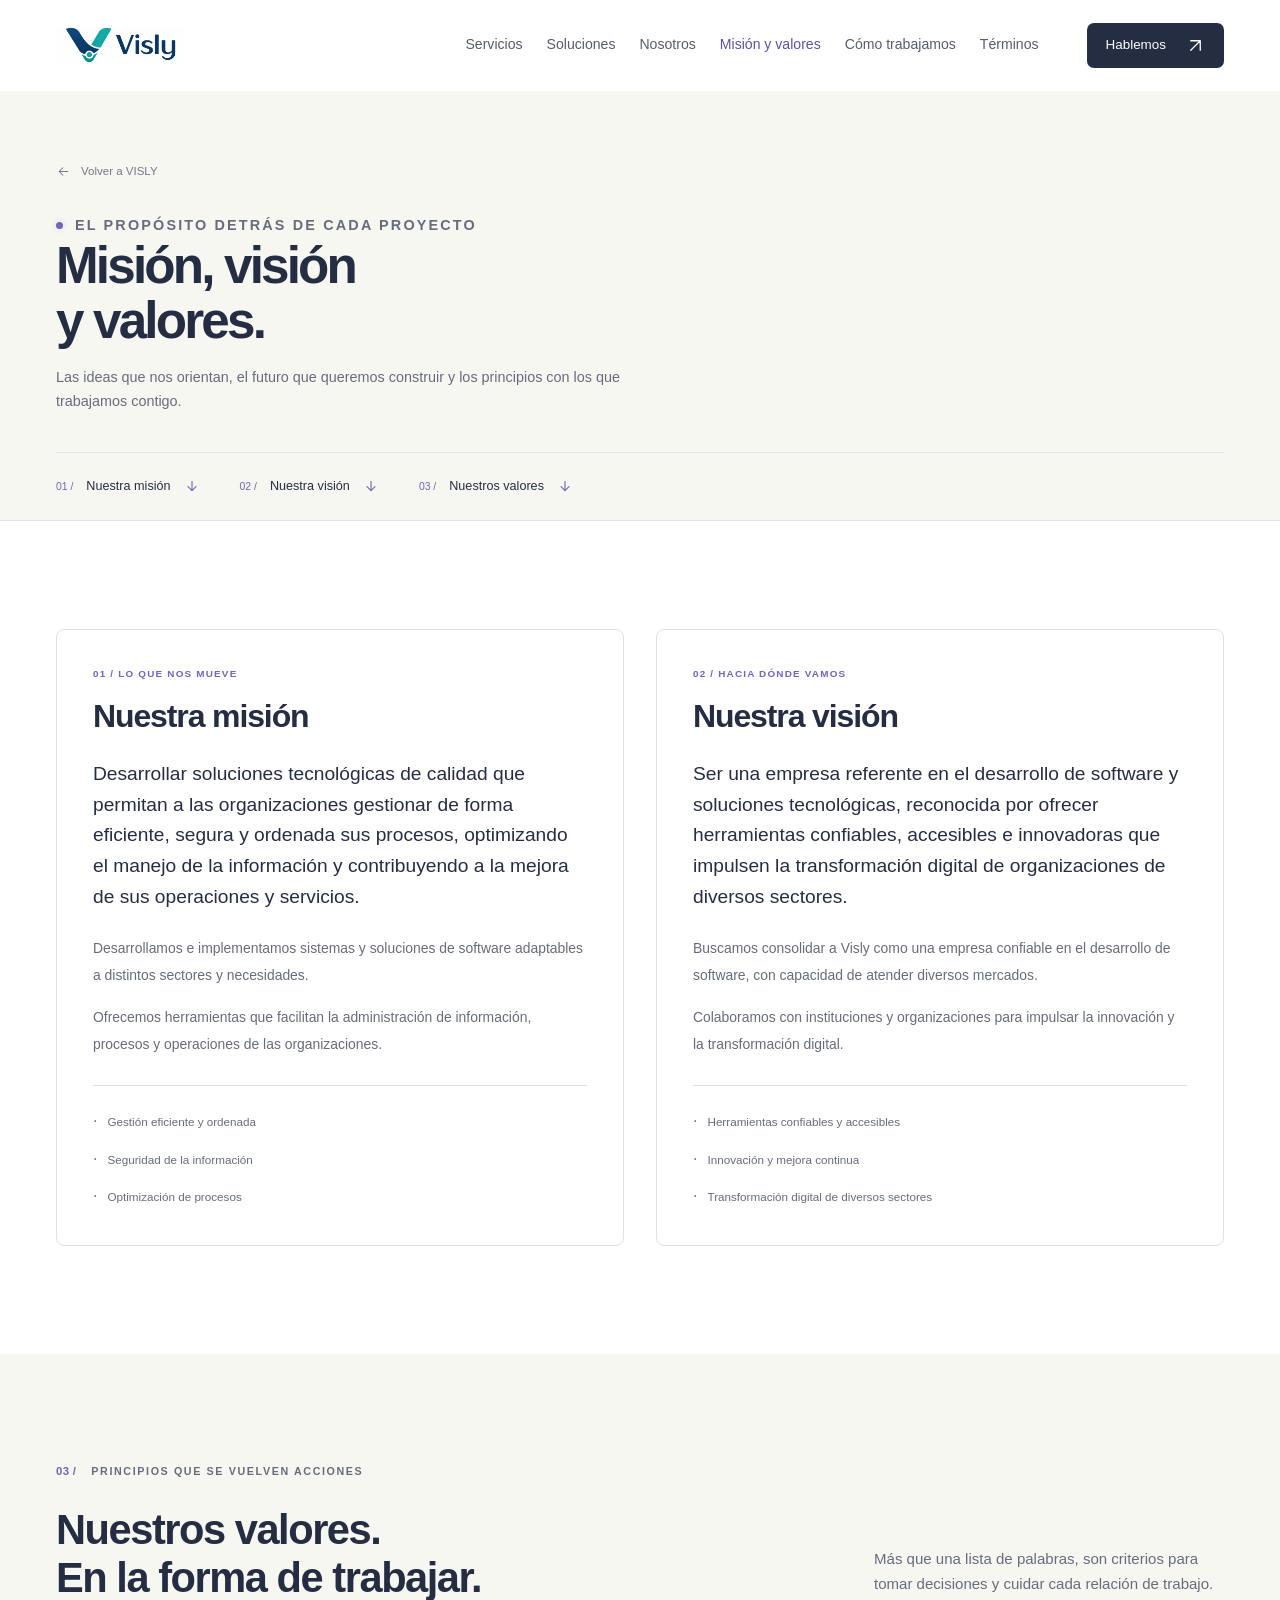
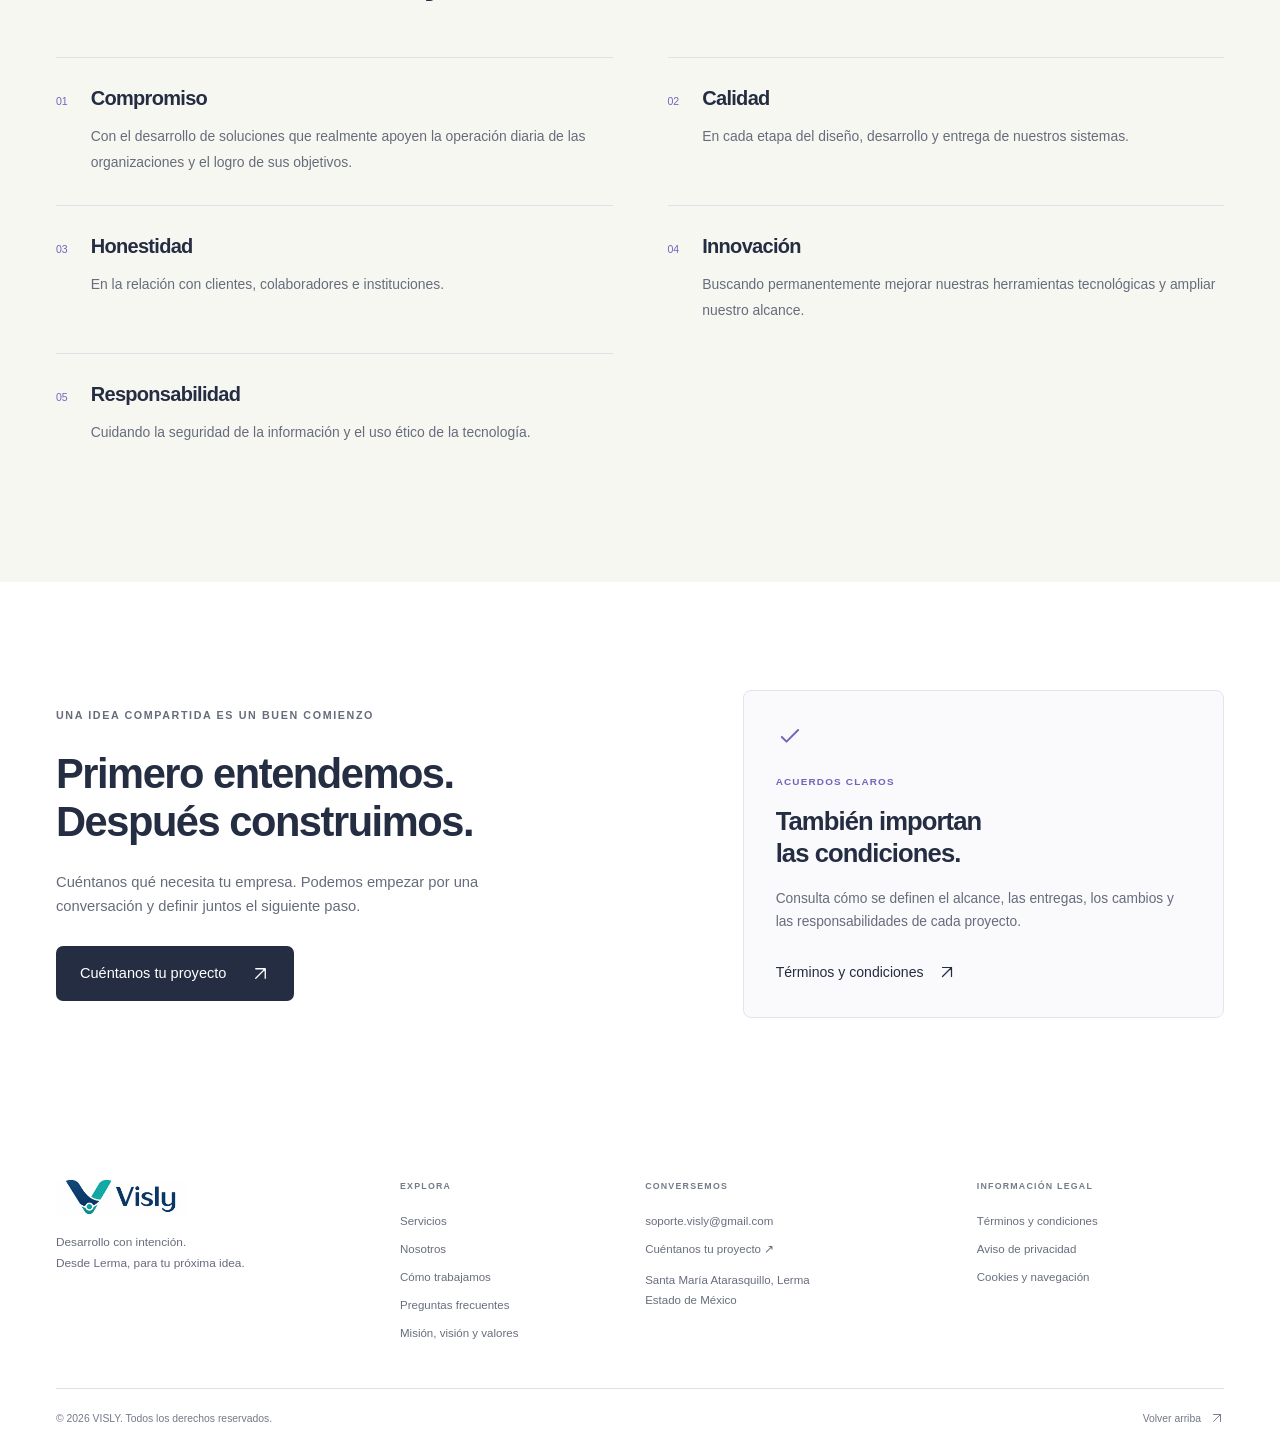
<file: filosofia.html>
<!doctype html>
<html lang="es-MX">
  <head>
    <meta charset="utf-8" />
    <meta name="viewport" content="width=device-width, initial-scale=1" />
    <meta
      name="description"
      content="Conoce la misión, visión y valores de Visly: compromiso, calidad, honestidad, innovación y responsabilidad en el desarrollo de software y soluciones tecnológicas."
    />
    <meta name="theme-color" content="#252d43" />
    <title>Misión, visión y valores · VISLY</title>
    <link rel="icon" href="assets/img/favicon.svg" type="image/svg+xml" />
    <link rel="stylesheet" href="assets/vendor/bootstrap/bootstrap.min.css" />
    <link rel="stylesheet" href="assets/css/style.css" />
    <script
      src="assets/vendor/bootstrap/bootstrap.bundle.min.js"
      defer
    ></script>
    <script src="assets/js/main.js" defer></script>
    <noscript
      ><style>
        .navbar-collapse.collapse:not(.show) {
          display: block;
        }
        .navbar-toggler {
          display: none;
        }
        .solution-tabs {
          display: none;
        }
        .solution-panel[hidden] {
          display: grid !important;
        }
      </style></noscript
    >
  </head>
  <body>
    <svg
      xmlns="http://www.w3.org/2000/svg"
      class="icon-definitions"
      aria-hidden="true"
    >
      <symbol id="i-arrow" viewBox="0 0 24 24">
        <path d="M5 12h14m-6-6 6 6-6 6" />
      </symbol>
      <symbol id="i-up-right" viewBox="0 0 24 24">
        <path d="M6 18 18 6M6 6h12v12" />
      </symbol>
      <symbol id="i-down" viewBox="0 0 24 24">
        <path d="M12 5v14m-6-6 6 6 6-6" />
      </symbol>
      <symbol id="i-code" viewBox="0 0 24 24">
        <path d="m8 7-5 5 5 5m8-10 5 5-5 5m-3-13-2 16" />
      </symbol>
      <symbol id="i-window" viewBox="0 0 24 24">
        <rect x="3" y="4" width="18" height="16" rx="2" />
        <path d="M3 9h18M7 6.5h.01m3 0h.01" />
      </symbol>
      <symbol id="i-grid" viewBox="0 0 24 24">
        <rect x="3" y="3" width="7" height="7" rx="1" />
        <rect x="14" y="3" width="7" height="7" rx="1" />
        <rect x="3" y="14" width="7" height="7" rx="1" />
        <rect x="14" y="14" width="7" height="7" rx="1" />
      </symbol>
      <symbol id="i-mobile" viewBox="0 0 24 24">
        <rect x="6" y="2" width="12" height="20" rx="3" />
        <path d="M10 5h4m-3 14h2" />
      </symbol>
      <symbol id="i-care" viewBox="0 0 24 24">
        <path d="M5 16v-4a7 7 0 0 1 14 0v4m0 0v3a2 2 0 0 1-2 2h-4" />
        <rect x="3" y="11" width="4" height="7" rx="2" />
        <rect x="17" y="11" width="4" height="7" rx="2" />
      </symbol>
      <symbol id="i-check" viewBox="0 0 24 24">
        <path d="m5 12 4 4L19 6" />
      </symbol>
      <symbol id="i-pin" viewBox="0 0 24 24">
        <path d="M20 10c0 6-8 11-8 11S4 16 4 10a8 8 0 1 1 16 0Z" />
        <circle cx="12" cy="10" r="2.5" />
      </symbol>
      <symbol id="i-mail" viewBox="0 0 24 24">
        <rect x="3" y="5" width="18" height="14" rx="2" />
        <path d="m3 6 9 7 9-7" />
      </symbol>
      <symbol id="i-copy" viewBox="0 0 24 24">
        <rect x="8" y="8" width="12" height="12" rx="2" />
        <path d="M16 8V4H4v12h4" />
      </symbol>
      <symbol id="i-clock" viewBox="0 0 24 24">
        <circle cx="12" cy="12" r="9" />
        <path d="M12 7v5l3 2" />
      </symbol>
      <symbol id="i-star" viewBox="0 0 24 24">
        <path d="M12 2v20M2 12h20M5 5l14 14M5 19 19 5" />
      </symbol>
    </svg>
    <a class="skip-link" href="#contenido">Saltar al contenido</a>
    <header class="site-header" id="inicio">
      <nav class="navbar navbar-expand-lg" aria-label="Navegación principal">
        <div class="container site-container">
          <a class="navbar-brand" href="index.html" aria-label="VISLY, inicio"
            ><img
              src="assets/img/logo-visly.svg"
              alt="VISLY"
              width="130"
              height="36"
          /></a>
          <button
            class="navbar-toggler"
            type="button"
            data-bs-toggle="collapse"
            data-bs-target="#mainNav"
            aria-controls="mainNav"
            aria-expanded="false"
            aria-label="Abrir menú"
          >
            <span class="navbar-toggler-icon"></span>
          </button>
          <div class="collapse navbar-collapse" id="mainNav">
            <ul class="navbar-nav ms-auto align-items-lg-center">
              <li class="nav-item">
                <a class="nav-link" href="index.html#servicios">Servicios</a>
              </li>
              <li class="nav-item">
                <a class="nav-link" href="index.html#soluciones">Soluciones</a>
              </li>
              <li class="nav-item">
                <a class="nav-link" href="index.html#nosotros">Nosotros</a>
              </li>
              <li class="nav-item">
                <a
                  class="nav-link active"
                  href="filosofia.html"
                  aria-current="page"
                  >Misión y valores</a
                >
              </li>
              <li class="nav-item">
                <a class="nav-link" href="index.html#proceso"
                  >Cómo trabajamos</a
                >
              </li>
              <li class="nav-item">
                <a class="nav-link" href="terminos.html">Términos</a>
              </li>
              <li class="nav-item ms-lg-4">
                <a
                  class="button button-small button-dark"
                  href="index.html#contacto"
                  >Hablemos
                  <svg class="icon" aria-hidden="true">
                    <use href="#i-up-right" /></svg
                ></a>
              </li>
            </ul>
          </div>
        </div>
      </nav>
    </header>

    <main id="contenido">
      <section
        class="legal-hero philosophy-hero"
        aria-labelledby="philosophy-title"
      >
        <div class="container site-container">
          <a class="breadcrumb-link" href="index.html"
            ><svg class="icon" aria-hidden="true"><use href="#i-arrow" /></svg>
            Volver a VISLY</a
          >
          <p class="eyebrow">
            <span class="status-dot"></span> El propósito detrás de cada
            proyecto
          </p>
          <h1 id="philosophy-title">Misión, visión<br />y valores.</h1>
          <p>
            Las ideas que nos orientan, el futuro que queremos construir y los
            principios con los que trabajamos contigo.
          </p>
          <nav
            class="philosophy-links"
            aria-label="Secciones de nuestra filosofía"
          >
            <a href="#mision"
              ><span>01 /</span> Nuestra misión
              <svg class="icon" aria-hidden="true"><use href="#i-down" /></svg
            ></a>
            <a href="#vision"
              ><span>02 /</span> Nuestra visión
              <svg class="icon" aria-hidden="true"><use href="#i-down" /></svg
            ></a>
            <a href="#valores"
              ><span>03 /</span> Nuestros valores
              <svg class="icon" aria-hidden="true"><use href="#i-down" /></svg
            ></a>
          </nav>
        </div>
      </section>

      <section
        class="section-space philosophy-purpose"
        aria-label="Misión y visión de VISLY"
      >
        <div class="container site-container">
          <div class="philosophy-purpose-grid">
            <article id="mision" class="purpose-detail reveal">
              <span class="small-label">01 / LO QUE NOS MUEVE</span>
              <h2>Nuestra misión</h2>
              <p class="purpose-statement">
                Desarrollar soluciones tecnológicas de calidad que permitan a
                las organizaciones gestionar de forma eficiente, segura y
                ordenada sus procesos, optimizando el manejo de la información y
                contribuyendo a la mejora de sus operaciones y servicios.
              </p>
              <p>
                Desarrollamos e implementamos sistemas y soluciones de software
                adaptables a distintos sectores y necesidades.
              </p>
              <p>
                Ofrecemos herramientas que facilitan la administración de
                información, procesos y operaciones de las organizaciones.
              </p>
              <div class="purpose-principles">
                <span>Gestión eficiente y ordenada</span
                ><span>Seguridad de la información</span
                ><span>Optimización de procesos</span>
              </div>
            </article>
            <article id="vision" class="purpose-detail reveal">
              <span class="small-label">02 / HACIA DÓNDE VAMOS</span>
              <h2>Nuestra visión</h2>
              <p class="purpose-statement">
                Ser una empresa referente en el desarrollo de software y
                soluciones tecnológicas, reconocida por ofrecer herramientas
                confiables, accesibles e innovadoras que impulsen la
                transformación digital de organizaciones de diversos sectores.
              </p>
              <p>
                Buscamos consolidar a Visly como una empresa confiable en el
                desarrollo de software, con capacidad de atender diversos
                mercados.
              </p>
              <p>
                Colaboramos con instituciones y organizaciones para impulsar la
                innovación y la transformación digital.
              </p>
              <div class="purpose-principles">
                <span>Herramientas confiables y accesibles</span
                ><span>Innovación y mejora continua</span
                ><span>Transformación digital de diversos sectores</span>
              </div>
            </article>
          </div>
        </div>
      </section>

      <section
        id="valores"
        class="section-space philosophy-values"
        aria-labelledby="values-title"
      >
        <div class="container site-container">
          <div class="section-heading reveal">
            <div>
              <p class="eyebrow">
                <span class="section-number">03 /</span> Principios que se
                vuelven acciones
              </p>
              <h2 id="values-title">
                Nuestros valores.<br />En la forma de trabajar.
              </h2>
            </div>
            <p>
              Más que una lista de palabras, son criterios para tomar decisiones
              y cuidar cada relación de trabajo.
            </p>
          </div>
          <div class="values-detail-grid">
            <article class="value-detail reveal">
              <span class="value-number">01</span>
              <div>
                <h3>Compromiso</h3>
                <p>
                  Con el desarrollo de soluciones que realmente apoyen la
                  operación diaria de las organizaciones y el logro de sus
                  objetivos.
                </p>
              </div>
            </article>
            <article class="value-detail reveal">
              <span class="value-number">02</span>
              <div>
                <h3>Calidad</h3>
                <p>
                  En cada etapa del diseño, desarrollo y entrega de nuestros
                  sistemas.
                </p>
              </div>
            </article>
            <article class="value-detail reveal">
              <span class="value-number">03</span>
              <div>
                <h3>Honestidad</h3>
                <p>
                  En la relación con clientes, colaboradores e instituciones.
                </p>
              </div>
            </article>
            <article class="value-detail reveal">
              <span class="value-number">04</span>
              <div>
                <h3>Innovación</h3>
                <p>
                  Buscando permanentemente mejorar nuestras herramientas
                  tecnológicas y ampliar nuestro alcance.
                </p>
              </div>
            </article>
            <article class="value-detail reveal">
              <span class="value-number">05</span>
              <div>
                <h3>Responsabilidad</h3>
                <p>
                  Cuidando la seguridad de la información y el uso ético de la
                  tecnología.
                </p>
              </div>
            </article>
          </div>
        </div>
      </section>

      <section
        class="section-space philosophy-next"
        aria-labelledby="philosophy-next-title"
      >
        <div class="container site-container">
          <div class="philosophy-next-grid">
            <div class="reveal">
              <p class="eyebrow">Una idea compartida es un buen comienzo</p>
              <h2 id="philosophy-next-title">
                Primero entendemos.<br />Después construimos.
              </h2>
              <p>
                Cuéntanos qué necesita tu empresa. Podemos empezar por una
                conversación y definir juntos el siguiente paso.
              </p>
              <a class="button button-dark" href="index.html#contacto"
                >Cuéntanos tu proyecto
                <svg class="icon" aria-hidden="true">
                  <use href="#i-up-right" /></svg
              ></a>
            </div>
            <aside
              class="philosophy-terms-card reveal"
              aria-labelledby="clear-agreements-title"
            >
              <svg class="icon" aria-hidden="true"><use href="#i-check" /></svg
              ><span class="small-label">ACUERDOS CLAROS</span>
              <h3 id="clear-agreements-title">
                También importan<br />las condiciones.
              </h3>
              <p>
                Consulta cómo se definen el alcance, las entregas, los cambios y
                las responsabilidades de cada proyecto.
              </p>
              <a class="text-link" href="terminos.html"
                >Términos y condiciones
                <svg class="icon" aria-hidden="true">
                  <use href="#i-up-right" /></svg
              ></a>
            </aside>
          </div>
        </div>
      </section>
    </main>

    <footer class="site-footer">
      <div class="container site-container">
        <div class="footer-main">
          <div class="footer-brand">
            <a href="index.html" aria-label="VISLY, inicio"
              ><img
                src="assets/img/logo-visly.svg"
                alt="VISLY"
                width="130"
                height="36"
            /></a>
            <p>
              Desarrollo con intención.<br />Desde Lerma, para tu próxima idea.
            </p>
          </div>
          <div class="footer-column">
            <span>EXPLORA</span><a href="index.html#servicios">Servicios</a
            ><a href="index.html#nosotros">Nosotros</a
            ><a href="index.html#proceso">Cómo trabajamos</a
            ><a href="index.html#preguntas">Preguntas frecuentes</a>
            <a href="filosofia.html">Misión, visión y valores</a>
          </div>
          <div class="footer-column">
            <span>CONVERSEMOS</span
            ><a href="mailto:soporte.visly@gmail.com"
              >soporte.visly@gmail.com</a
            ><a href="index.html#contacto">Cuéntanos tu proyecto ↗</a>
            <p>Santa María Atarasquillo, Lerma<br />Estado de México</p>
          </div>
          <div class="footer-column">
            <span>INFORMACIÓN LEGAL</span
            ><a href="terminos.html">Términos y condiciones</a
            ><a href="privacidad.html">Aviso de privacidad</a
            ><a href="cookies.html">Cookies y navegación</a>
          </div>
        </div>
        <div class="footer-bottom">
          <p>
            © <span data-year>2026</span> VISLY. Todos los derechos reservados.
          </p>
          <a href="#inicio"
            >Volver arriba
            <svg class="icon" aria-hidden="true"><use href="#i-up-right" /></svg
          ></a>
        </div>
      </div>
    </footer>
  </body>
</html>
</file>
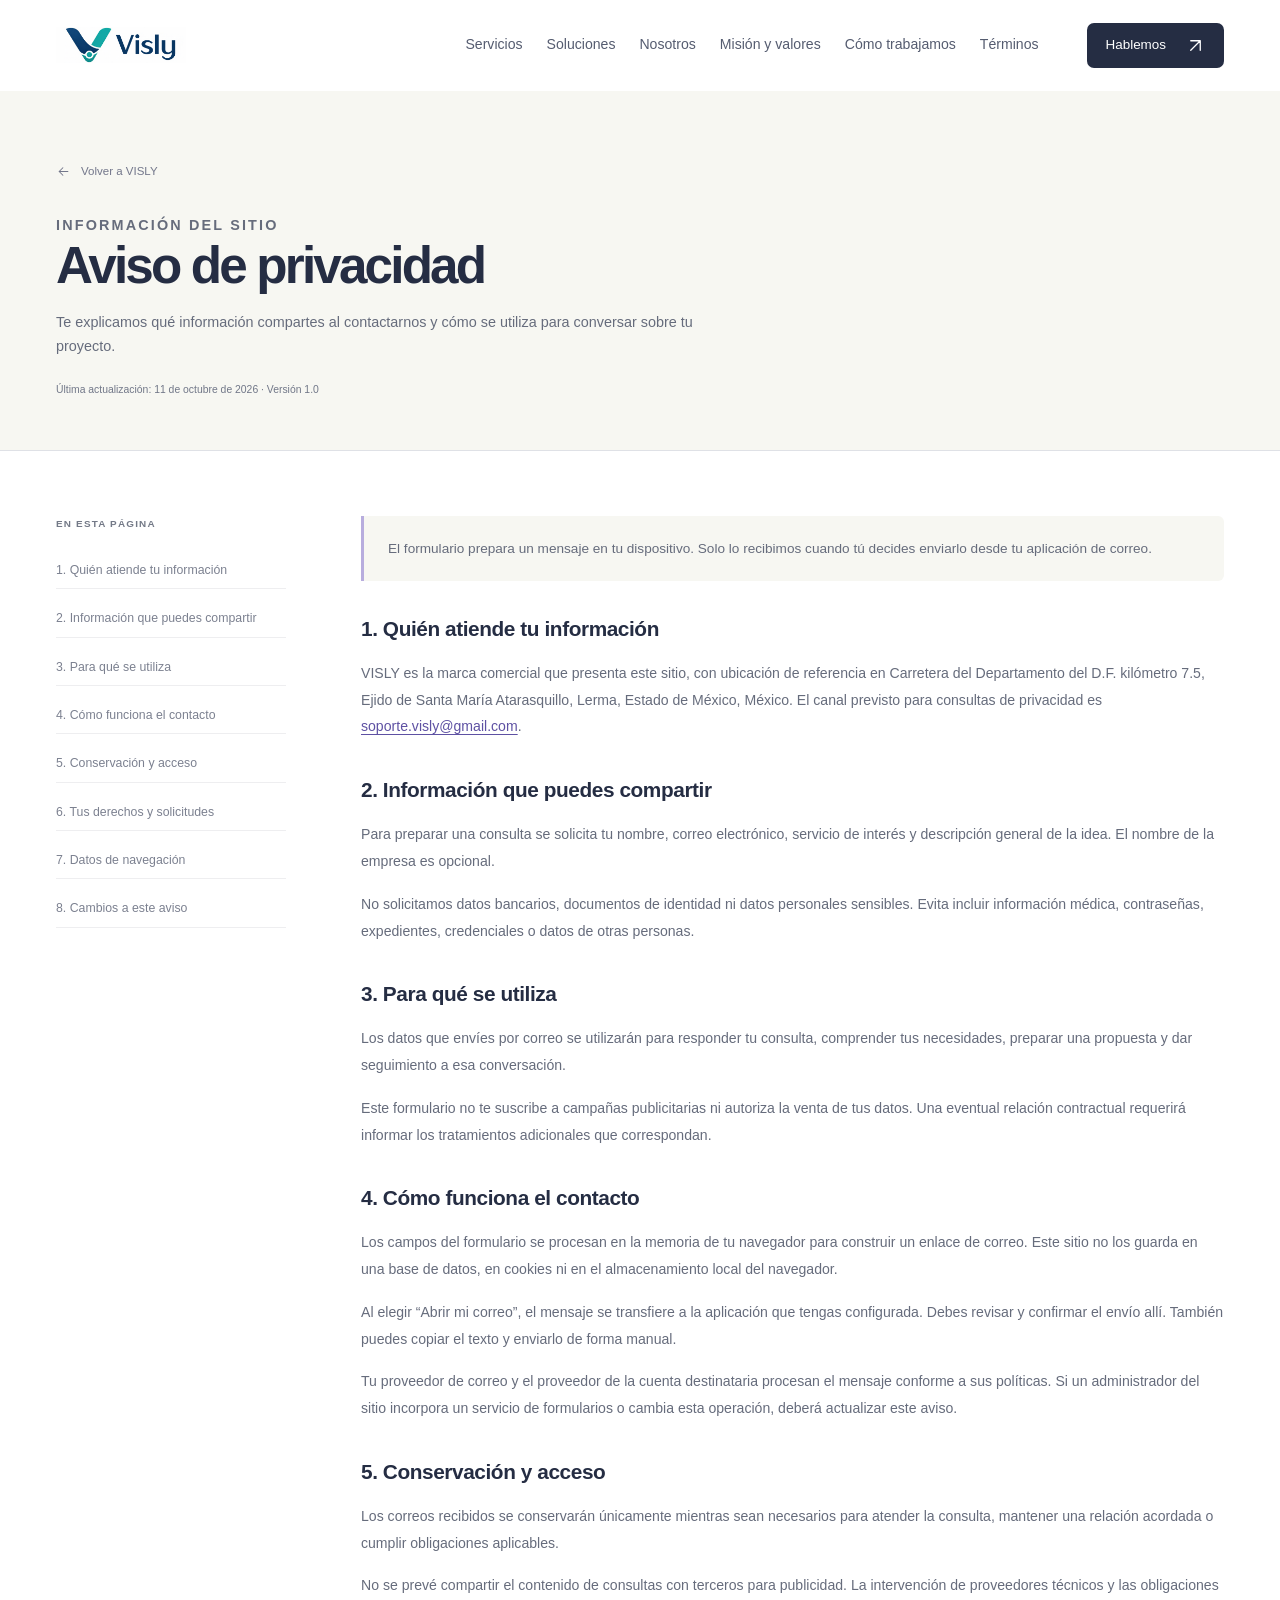
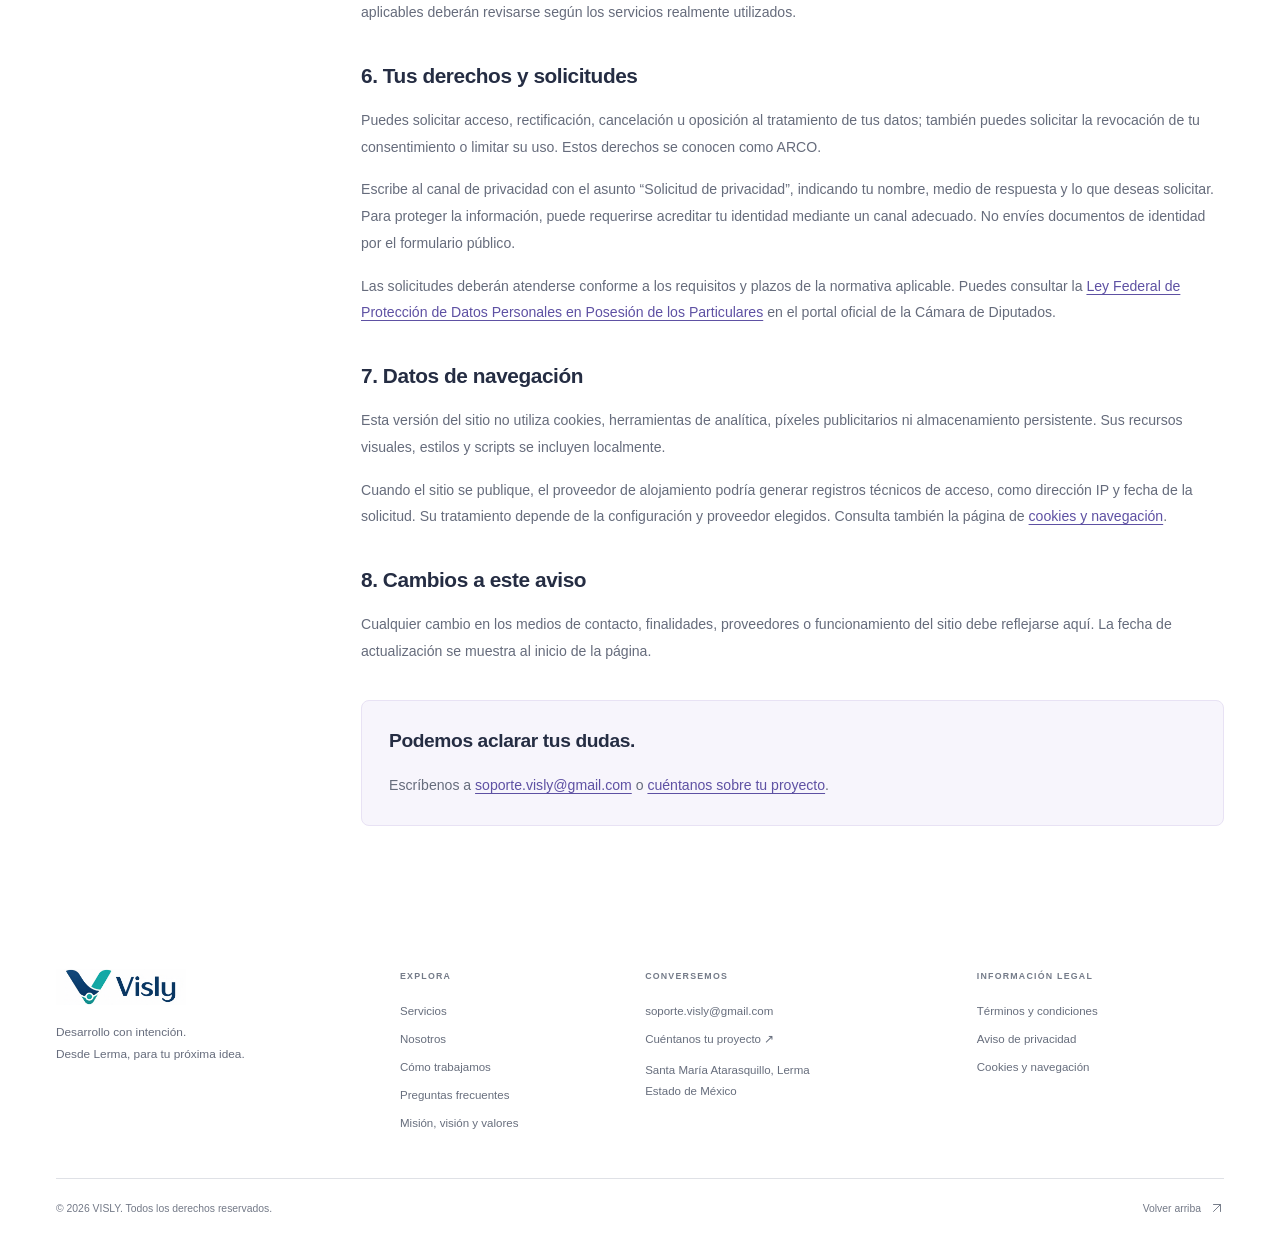
<file: privacidad.html>
<!doctype html>
<html lang="es-MX">
  <head>
    <meta charset="utf-8" />
    <meta name="viewport" content="width=device-width, initial-scale=1" />
    <meta
      name="description"
      content="Aviso de privacidad del sitio VISLY, empresa de desarrollo de software y soluciones tecnológicas en Lerma."
    />
    <meta name="theme-color" content="#252d43" />
    <title>Aviso de privacidad · VISLY</title>
    <link rel="icon" href="assets/img/favicon.svg" type="image/svg+xml" />
    <link rel="stylesheet" href="assets/vendor/bootstrap/bootstrap.min.css" />
    <link rel="stylesheet" href="assets/css/style.css" />
    <script
      src="assets/vendor/bootstrap/bootstrap.bundle.min.js"
      defer
    ></script>
    <script src="assets/js/main.js" defer></script>
    <noscript
      ><style>
        .navbar-collapse.collapse:not(.show) {
          display: block;
        }
        .navbar-toggler {
          display: none;
        }
        .solution-tabs {
          display: none;
        }
        .solution-panel[hidden] {
          display: grid !important;
        }
      </style></noscript
    >
  </head>
  <body>
    <svg
      xmlns="http://www.w3.org/2000/svg"
      class="icon-definitions"
      aria-hidden="true"
    >
      <symbol id="i-arrow" viewBox="0 0 24 24">
        <path d="M5 12h14m-6-6 6 6-6 6" />
      </symbol>
      <symbol id="i-up-right" viewBox="0 0 24 24">
        <path d="M6 18 18 6M6 6h12v12" />
      </symbol>
      <symbol id="i-down" viewBox="0 0 24 24">
        <path d="M12 5v14m-6-6 6 6 6-6" />
      </symbol>
      <symbol id="i-code" viewBox="0 0 24 24">
        <path d="m8 7-5 5 5 5m8-10 5 5-5 5m-3-13-2 16" />
      </symbol>
      <symbol id="i-window" viewBox="0 0 24 24">
        <rect x="3" y="4" width="18" height="16" rx="2" />
        <path d="M3 9h18M7 6.5h.01m3 0h.01" />
      </symbol>
      <symbol id="i-grid" viewBox="0 0 24 24">
        <rect x="3" y="3" width="7" height="7" rx="1" />
        <rect x="14" y="3" width="7" height="7" rx="1" />
        <rect x="3" y="14" width="7" height="7" rx="1" />
        <rect x="14" y="14" width="7" height="7" rx="1" />
      </symbol>
      <symbol id="i-mobile" viewBox="0 0 24 24">
        <rect x="6" y="2" width="12" height="20" rx="3" />
        <path d="M10 5h4m-3 14h2" />
      </symbol>
      <symbol id="i-care" viewBox="0 0 24 24">
        <path d="M5 16v-4a7 7 0 0 1 14 0v4m0 0v3a2 2 0 0 1-2 2h-4" />
        <rect x="3" y="11" width="4" height="7" rx="2" />
        <rect x="17" y="11" width="4" height="7" rx="2" />
      </symbol>
      <symbol id="i-check" viewBox="0 0 24 24">
        <path d="m5 12 4 4L19 6" />
      </symbol>
      <symbol id="i-pin" viewBox="0 0 24 24">
        <path d="M20 10c0 6-8 11-8 11S4 16 4 10a8 8 0 1 1 16 0Z" />
        <circle cx="12" cy="10" r="2.5" />
      </symbol>
      <symbol id="i-mail" viewBox="0 0 24 24">
        <rect x="3" y="5" width="18" height="14" rx="2" />
        <path d="m3 6 9 7 9-7" />
      </symbol>
      <symbol id="i-copy" viewBox="0 0 24 24">
        <rect x="8" y="8" width="12" height="12" rx="2" />
        <path d="M16 8V4H4v12h4" />
      </symbol>
      <symbol id="i-clock" viewBox="0 0 24 24">
        <circle cx="12" cy="12" r="9" />
        <path d="M12 7v5l3 2" />
      </symbol>
      <symbol id="i-star" viewBox="0 0 24 24">
        <path d="M12 2v20M2 12h20M5 5l14 14M5 19 19 5" />
      </symbol>
    </svg>
    <a class="skip-link" href="#contenido">Saltar al contenido</a>
    <header class="site-header" id="inicio">
      <nav class="navbar navbar-expand-lg" aria-label="Navegación principal">
        <div class="container site-container">
          <a class="navbar-brand" href="index.html" aria-label="VISLY, inicio"
            ><img
              src="assets/img/logo-visly.svg"
              alt="VISLY"
              width="130"
              height="36"
          /></a>
          <button
            class="navbar-toggler"
            type="button"
            data-bs-toggle="collapse"
            data-bs-target="#mainNav"
            aria-controls="mainNav"
            aria-expanded="false"
            aria-label="Abrir menú"
          >
            <span class="navbar-toggler-icon"></span>
          </button>
          <div class="collapse navbar-collapse" id="mainNav">
            <ul class="navbar-nav ms-auto align-items-lg-center">
              <li class="nav-item">
                <a class="nav-link" href="index.html#servicios">Servicios</a>
              </li>
              <li class="nav-item">
                <a class="nav-link" href="index.html#soluciones">Soluciones</a>
              </li>
              <li class="nav-item">
                <a class="nav-link" href="index.html#nosotros">Nosotros</a>
              </li>
              <li class="nav-item">
                <a class="nav-link" href="filosofia.html">Misión y valores</a>
              </li>
              <li class="nav-item">
                <a class="nav-link" href="index.html#proceso"
                  >Cómo trabajamos</a
                >
              </li>
              <li class="nav-item">
                <a class="nav-link" href="terminos.html">Términos</a>
              </li>
              <li class="nav-item ms-lg-4">
                <a
                  class="button button-small button-dark"
                  href="index.html#contacto"
                  >Hablemos
                  <svg class="icon" aria-hidden="true">
                    <use href="#i-up-right" /></svg
                ></a>
              </li>
            </ul>
          </div>
        </div>
      </nav>
    </header>
    <main id="contenido">
      <section class="legal-hero" aria-labelledby="legal-title">
        <div class="container site-container">
          <a class="breadcrumb-link" href="index.html"
            ><svg class="icon" aria-hidden="true"><use href="#i-arrow" /></svg>
            Volver a VISLY</a
          >
          <p class="eyebrow">Información del sitio</p>
          <h1 id="legal-title">Aviso de privacidad</h1>
          <p>
            Te explicamos qué información compartes al contactarnos y cómo se
            utiliza para conversar sobre tu proyecto.
          </p>
          <p class="legal-meta">
            Última actualización: 11 de octubre de 2026 · Versión 1.0
          </p>
        </div>
      </section>
      <div class="container site-container legal-layout">
        <nav class="legal-nav" aria-label="Contenido de aviso de privacidad">
          <span>EN ESTA PÁGINA</span>
          <a href="#responsable">1. Quién atiende tu información</a>
          <a href="#datos">2. Información que puedes compartir</a>
          <a href="#finalidades">3. Para qué se utiliza</a>
          <a href="#formulario">4. Cómo funciona el contacto</a>
          <a href="#conservacion">5. Conservación y acceso</a>
          <a href="#derechos">6. Tus derechos y solicitudes</a>
          <a href="#navegacion">7. Datos de navegación</a>
          <a href="#cambios">8. Cambios a este aviso</a>
        </nav>
        <div class="legal-content">
          <div class="legal-callout">
            <p>
              El formulario prepara un mensaje en tu dispositivo. Solo lo
              recibimos cuando tú decides enviarlo desde tu aplicación de
              correo.
            </p>
          </div>
          <section id="responsable">
            <h2>1. Quién atiende tu información</h2>
            <p>
              VISLY es la marca comercial que presenta este sitio, con ubicación
              de referencia en Carretera del Departamento del D.F. kilómetro
              7.5, Ejido de Santa María Atarasquillo, Lerma, Estado de México,
              México. El canal previsto para consultas de privacidad es
              <a
                href="mailto:soporte.visly@gmail.com?subject=Privacidad%20VISLY"
                >soporte.visly@gmail.com</a
              >.
            </p>
          </section>

          <section id="datos">
            <h2>2. Información que puedes compartir</h2>
            <p>
              Para preparar una consulta se solicita tu nombre, correo
              electrónico, servicio de interés y descripción general de la idea.
              El nombre de la empresa es opcional.
            </p>
            <p>
              No solicitamos datos bancarios, documentos de identidad ni datos
              personales sensibles. Evita incluir información médica,
              contraseñas, expedientes, credenciales o datos de otras personas.
            </p>
          </section>

          <section id="finalidades">
            <h2>3. Para qué se utiliza</h2>
            <p>
              Los datos que envíes por correo se utilizarán para responder tu
              consulta, comprender tus necesidades, preparar una propuesta y dar
              seguimiento a esa conversación.
            </p>
            <p>
              Este formulario no te suscribe a campañas publicitarias ni
              autoriza la venta de tus datos. Una eventual relación contractual
              requerirá informar los tratamientos adicionales que correspondan.
            </p>
          </section>

          <section id="formulario">
            <h2>4. Cómo funciona el contacto</h2>
            <p>
              Los campos del formulario se procesan en la memoria de tu
              navegador para construir un enlace de correo. Este sitio no los
              guarda en una base de datos, en cookies ni en el almacenamiento
              local del navegador.
            </p>
            <p>
              Al elegir “Abrir mi correo”, el mensaje se transfiere a la
              aplicación que tengas configurada. Debes revisar y confirmar el
              envío allí. También puedes copiar el texto y enviarlo de forma
              manual.
            </p>
            <p>
              Tu proveedor de correo y el proveedor de la cuenta destinataria
              procesan el mensaje conforme a sus políticas. Si un administrador
              del sitio incorpora un servicio de formularios o cambia esta
              operación, deberá actualizar este aviso.
            </p>
          </section>

          <section id="conservacion">
            <h2>5. Conservación y acceso</h2>
            <p>
              Los correos recibidos se conservarán únicamente mientras sean
              necesarios para atender la consulta, mantener una relación
              acordada o cumplir obligaciones aplicables.
            </p>
            <p>
              No se prevé compartir el contenido de consultas con terceros para
              publicidad. La intervención de proveedores técnicos y las
              obligaciones aplicables deberán revisarse según los servicios
              realmente utilizados.
            </p>
          </section>

          <section id="derechos">
            <h2>6. Tus derechos y solicitudes</h2>
            <p>
              Puedes solicitar acceso, rectificación, cancelación u oposición al
              tratamiento de tus datos; también puedes solicitar la revocación
              de tu consentimiento o limitar su uso. Estos derechos se conocen
              como ARCO.
            </p>
            <p>
              Escribe al canal de privacidad con el asunto “Solicitud de
              privacidad”, indicando tu nombre, medio de respuesta y lo que
              deseas solicitar. Para proteger la información, puede requerirse
              acreditar tu identidad mediante un canal adecuado. No envíes
              documentos de identidad por el formulario público.
            </p>
            <p>
              Las solicitudes deberán atenderse conforme a los requisitos y
              plazos de la normativa aplicable. Puedes consultar la
              <a
                href="https://www.diputados.gob.mx/LeyesBiblio/pdf/LFPDPPP.pdf"
                target="_blank"
                rel="noopener noreferrer"
                >Ley Federal de Protección de Datos Personales en Posesión de
                los Particulares</a
              >
              en el portal oficial de la Cámara de Diputados.
            </p>
          </section>

          <section id="navegacion">
            <h2>7. Datos de navegación</h2>
            <p>
              Esta versión del sitio no utiliza cookies, herramientas de
              analítica, píxeles publicitarios ni almacenamiento persistente.
              Sus recursos visuales, estilos y scripts se incluyen localmente.
            </p>
            <p>
              Cuando el sitio se publique, el proveedor de alojamiento podría
              generar registros técnicos de acceso, como dirección IP y fecha de
              la solicitud. Su tratamiento depende de la configuración y
              proveedor elegidos. Consulta también la página de
              <a href="cookies.html">cookies y navegación</a>.
            </p>
          </section>

          <section id="cambios">
            <h2>8. Cambios a este aviso</h2>
            <p>
              Cualquier cambio en los medios de contacto, finalidades,
              proveedores o funcionamiento del sitio debe reflejarse aquí. La
              fecha de actualización se muestra al inicio de la página.
            </p>
          </section>
          <div class="legal-contact">
            <h2>Podemos aclarar tus dudas.</h2>
            <p>
              Escríbenos a
              <a href="mailto:soporte.visly@gmail.com"
                >soporte.visly@gmail.com</a
              >
              o <a href="index.html#contacto">cuéntanos sobre tu proyecto</a>.
            </p>
          </div>
        </div>
      </div>
    </main>
    <footer class="site-footer">
      <div class="container site-container">
        <div class="footer-main">
          <div class="footer-brand">
            <a href="index.html" aria-label="VISLY, inicio"
              ><img
                src="assets/img/logo-visly.svg"
                alt="VISLY"
                width="130"
                height="36"
            /></a>
            <p>
              Desarrollo con intención.<br />Desde Lerma, para tu próxima idea.
            </p>
          </div>
          <div class="footer-column">
            <span>EXPLORA</span><a href="index.html#servicios">Servicios</a
            ><a href="index.html#nosotros">Nosotros</a
            ><a href="index.html#proceso">Cómo trabajamos</a
            ><a href="index.html#preguntas">Preguntas frecuentes</a>
            <a href="filosofia.html">Misión, visión y valores</a>
          </div>
          <div class="footer-column">
            <span>CONVERSEMOS</span
            ><a href="mailto:soporte.visly@gmail.com"
              >soporte.visly@gmail.com</a
            ><a href="index.html#contacto">Cuéntanos tu proyecto ↗</a>
            <p>Santa María Atarasquillo, Lerma<br />Estado de México</p>
          </div>
          <div class="footer-column">
            <span>INFORMACIÓN LEGAL</span
            ><a href="terminos.html">Términos y condiciones</a
            ><a href="privacidad.html">Aviso de privacidad</a
            ><a href="cookies.html">Cookies y navegación</a>
          </div>
        </div>
        <div class="footer-bottom">
          <p>
            © <span data-year>2026</span> VISLY. Todos los derechos reservados.
          </p>
          <a href="#inicio"
            >Volver arriba
            <svg class="icon" aria-hidden="true"><use href="#i-up-right" /></svg
          ></a>
        </div>
      </div>
    </footer>
  </body>
</html>
</file>
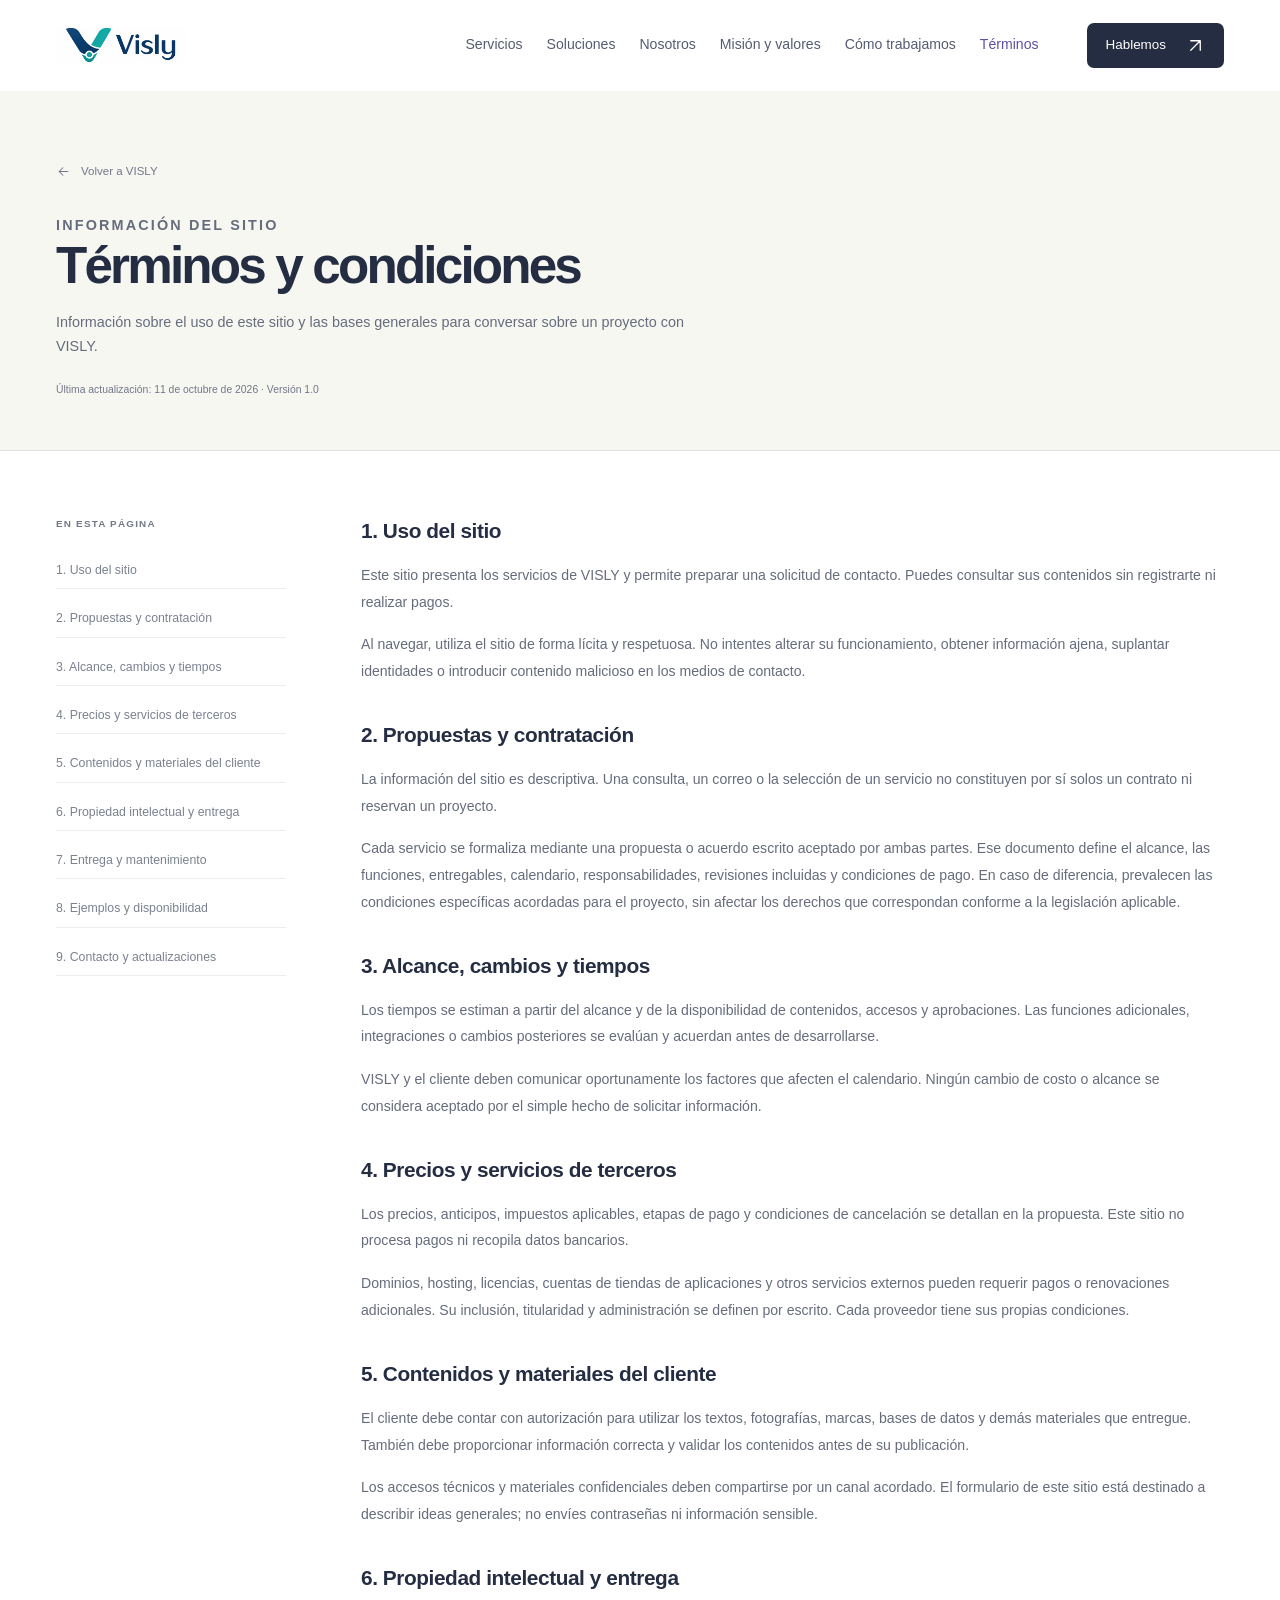
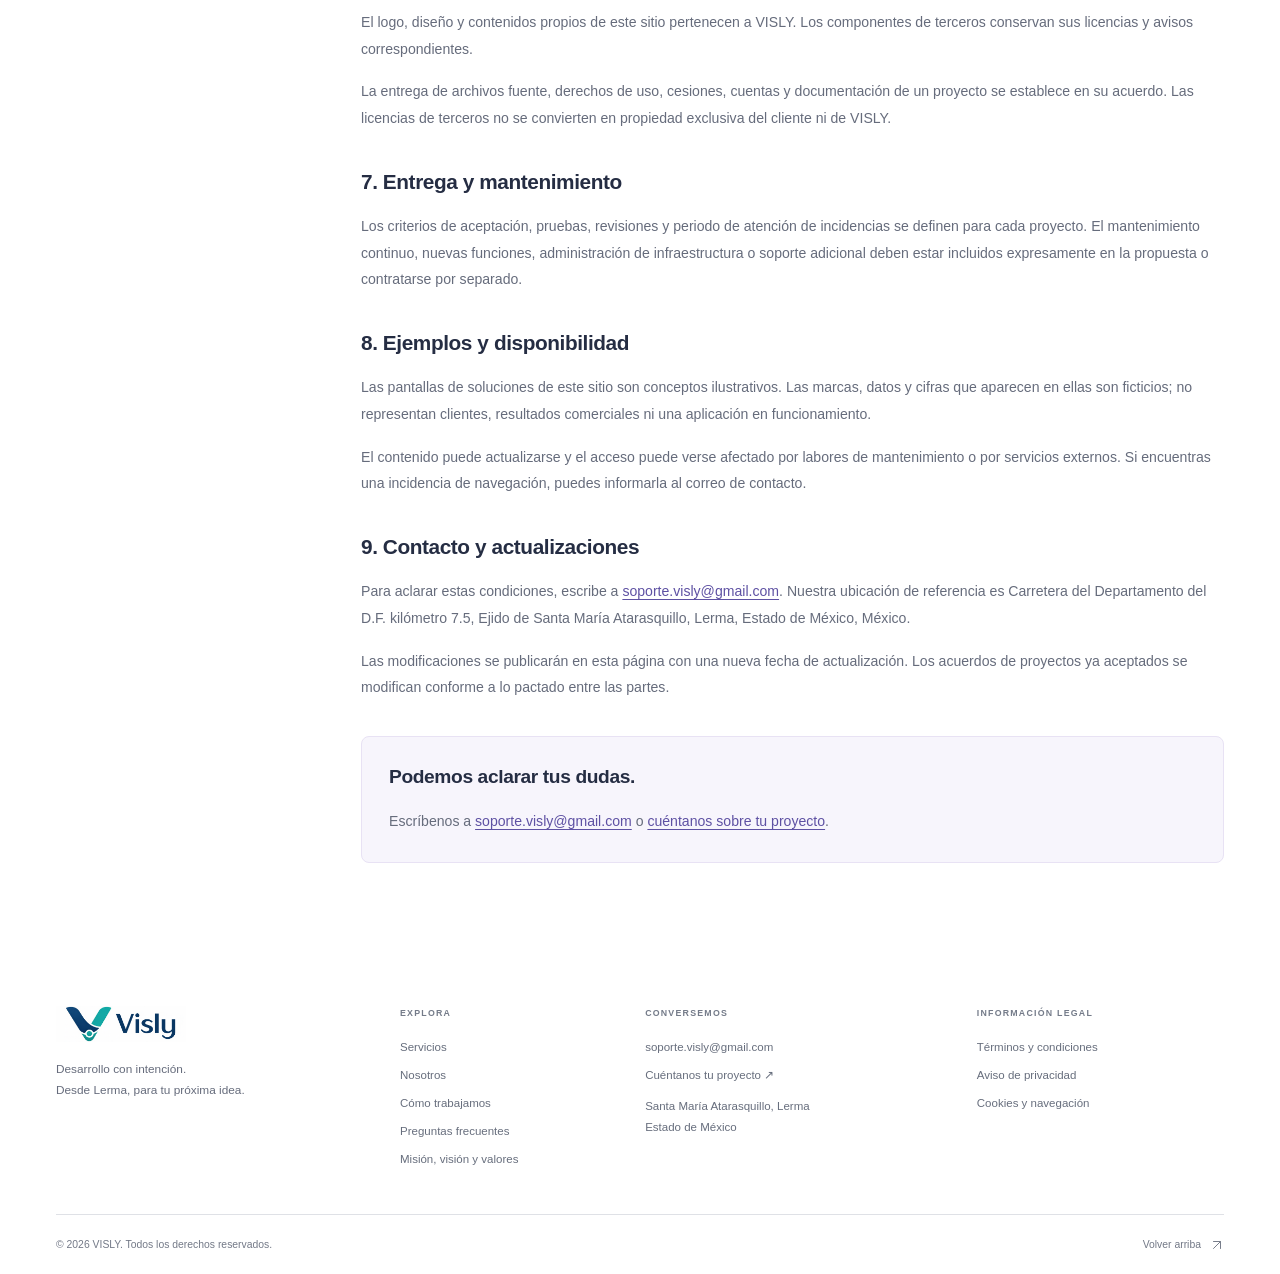
<file: terminos.html>
<!doctype html>
<html lang="es-MX">
  <head>
    <meta charset="utf-8" />
    <meta name="viewport" content="width=device-width, initial-scale=1" />
    <meta
      name="description"
      content="Términos y condiciones del sitio VISLY, empresa de desarrollo de software y soluciones tecnológicas en Lerma."
    />
    <meta name="theme-color" content="#252d43" />
    <title>Términos y condiciones · VISLY</title>
    <link rel="icon" href="assets/img/favicon.svg" type="image/svg+xml" />
    <link rel="stylesheet" href="assets/vendor/bootstrap/bootstrap.min.css" />
    <link rel="stylesheet" href="assets/css/style.css" />
    <script
      src="assets/vendor/bootstrap/bootstrap.bundle.min.js"
      defer
    ></script>
    <script src="assets/js/main.js" defer></script>
    <noscript
      ><style>
        .navbar-collapse.collapse:not(.show) {
          display: block;
        }
        .navbar-toggler {
          display: none;
        }
        .solution-tabs {
          display: none;
        }
        .solution-panel[hidden] {
          display: grid !important;
        }
      </style></noscript
    >
  </head>
  <body>
    <svg
      xmlns="http://www.w3.org/2000/svg"
      class="icon-definitions"
      aria-hidden="true"
    >
      <symbol id="i-arrow" viewBox="0 0 24 24">
        <path d="M5 12h14m-6-6 6 6-6 6" />
      </symbol>
      <symbol id="i-up-right" viewBox="0 0 24 24">
        <path d="M6 18 18 6M6 6h12v12" />
      </symbol>
      <symbol id="i-down" viewBox="0 0 24 24">
        <path d="M12 5v14m-6-6 6 6 6-6" />
      </symbol>
      <symbol id="i-code" viewBox="0 0 24 24">
        <path d="m8 7-5 5 5 5m8-10 5 5-5 5m-3-13-2 16" />
      </symbol>
      <symbol id="i-window" viewBox="0 0 24 24">
        <rect x="3" y="4" width="18" height="16" rx="2" />
        <path d="M3 9h18M7 6.5h.01m3 0h.01" />
      </symbol>
      <symbol id="i-grid" viewBox="0 0 24 24">
        <rect x="3" y="3" width="7" height="7" rx="1" />
        <rect x="14" y="3" width="7" height="7" rx="1" />
        <rect x="3" y="14" width="7" height="7" rx="1" />
        <rect x="14" y="14" width="7" height="7" rx="1" />
      </symbol>
      <symbol id="i-mobile" viewBox="0 0 24 24">
        <rect x="6" y="2" width="12" height="20" rx="3" />
        <path d="M10 5h4m-3 14h2" />
      </symbol>
      <symbol id="i-care" viewBox="0 0 24 24">
        <path d="M5 16v-4a7 7 0 0 1 14 0v4m0 0v3a2 2 0 0 1-2 2h-4" />
        <rect x="3" y="11" width="4" height="7" rx="2" />
        <rect x="17" y="11" width="4" height="7" rx="2" />
      </symbol>
      <symbol id="i-check" viewBox="0 0 24 24">
        <path d="m5 12 4 4L19 6" />
      </symbol>
      <symbol id="i-pin" viewBox="0 0 24 24">
        <path d="M20 10c0 6-8 11-8 11S4 16 4 10a8 8 0 1 1 16 0Z" />
        <circle cx="12" cy="10" r="2.5" />
      </symbol>
      <symbol id="i-mail" viewBox="0 0 24 24">
        <rect x="3" y="5" width="18" height="14" rx="2" />
        <path d="m3 6 9 7 9-7" />
      </symbol>
      <symbol id="i-copy" viewBox="0 0 24 24">
        <rect x="8" y="8" width="12" height="12" rx="2" />
        <path d="M16 8V4H4v12h4" />
      </symbol>
      <symbol id="i-clock" viewBox="0 0 24 24">
        <circle cx="12" cy="12" r="9" />
        <path d="M12 7v5l3 2" />
      </symbol>
      <symbol id="i-star" viewBox="0 0 24 24">
        <path d="M12 2v20M2 12h20M5 5l14 14M5 19 19 5" />
      </symbol>
    </svg>
    <a class="skip-link" href="#contenido">Saltar al contenido</a>
    <header class="site-header" id="inicio">
      <nav class="navbar navbar-expand-lg" aria-label="Navegación principal">
        <div class="container site-container">
          <a class="navbar-brand" href="index.html" aria-label="VISLY, inicio"
            ><img
              src="assets/img/logo-visly.svg"
              alt="VISLY"
              width="130"
              height="36"
          /></a>
          <button
            class="navbar-toggler"
            type="button"
            data-bs-toggle="collapse"
            data-bs-target="#mainNav"
            aria-controls="mainNav"
            aria-expanded="false"
            aria-label="Abrir menú"
          >
            <span class="navbar-toggler-icon"></span>
          </button>
          <div class="collapse navbar-collapse" id="mainNav">
            <ul class="navbar-nav ms-auto align-items-lg-center">
              <li class="nav-item">
                <a class="nav-link" href="index.html#servicios">Servicios</a>
              </li>
              <li class="nav-item">
                <a class="nav-link" href="index.html#soluciones">Soluciones</a>
              </li>
              <li class="nav-item">
                <a class="nav-link" href="index.html#nosotros">Nosotros</a>
              </li>
              <li class="nav-item">
                <a class="nav-link" href="filosofia.html">Misión y valores</a>
              </li>
              <li class="nav-item">
                <a class="nav-link" href="index.html#proceso"
                  >Cómo trabajamos</a
                >
              </li>
              <li class="nav-item">
                <a
                  class="nav-link active"
                  href="terminos.html"
                  aria-current="page"
                  >Términos</a
                >
              </li>
              <li class="nav-item ms-lg-4">
                <a
                  class="button button-small button-dark"
                  href="index.html#contacto"
                  >Hablemos
                  <svg class="icon" aria-hidden="true">
                    <use href="#i-up-right" /></svg
                ></a>
              </li>
            </ul>
          </div>
        </div>
      </nav>
    </header>
    <main id="contenido">
      <section class="legal-hero" aria-labelledby="legal-title">
        <div class="container site-container">
          <a class="breadcrumb-link" href="index.html"
            ><svg class="icon" aria-hidden="true"><use href="#i-arrow" /></svg>
            Volver a VISLY</a
          >
          <p class="eyebrow">Información del sitio</p>
          <h1 id="legal-title">Términos y condiciones</h1>
          <p>
            Información sobre el uso de este sitio y las bases generales para
            conversar sobre un proyecto con VISLY.
          </p>
          <p class="legal-meta">
            Última actualización: 11 de octubre de 2026 · Versión 1.0
          </p>
        </div>
      </section>
      <div class="container site-container legal-layout">
        <nav class="legal-nav" aria-label="Contenido de términos y condiciones">
          <span>EN ESTA PÁGINA</span>
          <a href="#uso">1. Uso del sitio</a>
          <a href="#propuestas">2. Propuestas y contratación</a>
          <a href="#alcance">3. Alcance, cambios y tiempos</a>
          <a href="#costos">4. Precios y servicios de terceros</a>
          <a href="#contenidos">5. Contenidos y materiales del cliente</a>
          <a href="#propiedad">6. Propiedad intelectual y entrega</a>
          <a href="#soporte">7. Entrega y mantenimiento</a>
          <a href="#ejemplos">8. Ejemplos y disponibilidad</a>
          <a href="#contacto">9. Contacto y actualizaciones</a>
        </nav>
        <div class="legal-content">
          <section id="uso">
            <h2>1. Uso del sitio</h2>
            <p>
              Este sitio presenta los servicios de VISLY y permite preparar una
              solicitud de contacto. Puedes consultar sus contenidos sin
              registrarte ni realizar pagos.
            </p>
            <p>
              Al navegar, utiliza el sitio de forma lícita y respetuosa. No
              intentes alterar su funcionamiento, obtener información ajena,
              suplantar identidades o introducir contenido malicioso en los
              medios de contacto.
            </p>
          </section>

          <section id="propuestas">
            <h2>2. Propuestas y contratación</h2>
            <p>
              La información del sitio es descriptiva. Una consulta, un correo o
              la selección de un servicio no constituyen por sí solos un
              contrato ni reservan un proyecto.
            </p>
            <p>
              Cada servicio se formaliza mediante una propuesta o acuerdo
              escrito aceptado por ambas partes. Ese documento define el
              alcance, las funciones, entregables, calendario,
              responsabilidades, revisiones incluidas y condiciones de pago. En
              caso de diferencia, prevalecen las condiciones específicas
              acordadas para el proyecto, sin afectar los derechos que
              correspondan conforme a la legislación aplicable.
            </p>
          </section>

          <section id="alcance">
            <h2>3. Alcance, cambios y tiempos</h2>
            <p>
              Los tiempos se estiman a partir del alcance y de la disponibilidad
              de contenidos, accesos y aprobaciones. Las funciones adicionales,
              integraciones o cambios posteriores se evalúan y acuerdan antes de
              desarrollarse.
            </p>
            <p>
              VISLY y el cliente deben comunicar oportunamente los factores que
              afecten el calendario. Ningún cambio de costo o alcance se
              considera aceptado por el simple hecho de solicitar información.
            </p>
          </section>

          <section id="costos">
            <h2>4. Precios y servicios de terceros</h2>
            <p>
              Los precios, anticipos, impuestos aplicables, etapas de pago y
              condiciones de cancelación se detallan en la propuesta. Este sitio
              no procesa pagos ni recopila datos bancarios.
            </p>
            <p>
              Dominios, hosting, licencias, cuentas de tiendas de aplicaciones y
              otros servicios externos pueden requerir pagos o renovaciones
              adicionales. Su inclusión, titularidad y administración se definen
              por escrito. Cada proveedor tiene sus propias condiciones.
            </p>
          </section>

          <section id="contenidos">
            <h2>5. Contenidos y materiales del cliente</h2>
            <p>
              El cliente debe contar con autorización para utilizar los textos,
              fotografías, marcas, bases de datos y demás materiales que
              entregue. También debe proporcionar información correcta y validar
              los contenidos antes de su publicación.
            </p>
            <p>
              Los accesos técnicos y materiales confidenciales deben compartirse
              por un canal acordado. El formulario de este sitio está destinado
              a describir ideas generales; no envíes contraseñas ni información
              sensible.
            </p>
          </section>

          <section id="propiedad">
            <h2>6. Propiedad intelectual y entrega</h2>
            <p>
              El logo, diseño y contenidos propios de este sitio pertenecen a
              VISLY. Los componentes de terceros conservan sus licencias y
              avisos correspondientes.
            </p>
            <p>
              La entrega de archivos fuente, derechos de uso, cesiones, cuentas
              y documentación de un proyecto se establece en su acuerdo. Las
              licencias de terceros no se convierten en propiedad exclusiva del
              cliente ni de VISLY.
            </p>
          </section>

          <section id="soporte">
            <h2>7. Entrega y mantenimiento</h2>
            <p>
              Los criterios de aceptación, pruebas, revisiones y periodo de
              atención de incidencias se definen para cada proyecto. El
              mantenimiento continuo, nuevas funciones, administración de
              infraestructura o soporte adicional deben estar incluidos
              expresamente en la propuesta o contratarse por separado.
            </p>
          </section>

          <section id="ejemplos">
            <h2>8. Ejemplos y disponibilidad</h2>
            <p>
              Las pantallas de soluciones de este sitio son conceptos
              ilustrativos. Las marcas, datos y cifras que aparecen en ellas son
              ficticios; no representan clientes, resultados comerciales ni una
              aplicación en funcionamiento.
            </p>
            <p>
              El contenido puede actualizarse y el acceso puede verse afectado
              por labores de mantenimiento o por servicios externos. Si
              encuentras una incidencia de navegación, puedes informarla al
              correo de contacto.
            </p>
          </section>

          <section id="contacto">
            <h2>9. Contacto y actualizaciones</h2>
            <p>
              Para aclarar estas condiciones, escribe a
              <a href="mailto:soporte.visly@gmail.com"
                >soporte.visly@gmail.com</a
              >. Nuestra ubicación de referencia es Carretera del Departamento
              del D.F. kilómetro 7.5, Ejido de Santa María Atarasquillo, Lerma,
              Estado de México, México.
            </p>
            <p>
              Las modificaciones se publicarán en esta página con una nueva
              fecha de actualización. Los acuerdos de proyectos ya aceptados se
              modifican conforme a lo pactado entre las partes.
            </p>
          </section>
          <div class="legal-contact">
            <h2>Podemos aclarar tus dudas.</h2>
            <p>
              Escríbenos a
              <a href="mailto:soporte.visly@gmail.com"
                >soporte.visly@gmail.com</a
              >
              o <a href="index.html#contacto">cuéntanos sobre tu proyecto</a>.
            </p>
          </div>
        </div>
      </div>
    </main>
    <footer class="site-footer">
      <div class="container site-container">
        <div class="footer-main">
          <div class="footer-brand">
            <a href="index.html" aria-label="VISLY, inicio"
              ><img
                src="assets/img/logo-visly.svg"
                alt="VISLY"
                width="130"
                height="36"
            /></a>
            <p>
              Desarrollo con intención.<br />Desde Lerma, para tu próxima idea.
            </p>
          </div>
          <div class="footer-column">
            <span>EXPLORA</span><a href="index.html#servicios">Servicios</a
            ><a href="index.html#nosotros">Nosotros</a
            ><a href="index.html#proceso">Cómo trabajamos</a
            ><a href="index.html#preguntas">Preguntas frecuentes</a>
            <a href="filosofia.html">Misión, visión y valores</a>
          </div>
          <div class="footer-column">
            <span>CONVERSEMOS</span
            ><a href="mailto:soporte.visly@gmail.com"
              >soporte.visly@gmail.com</a
            ><a href="index.html#contacto">Cuéntanos tu proyecto ↗</a>
            <p>Santa María Atarasquillo, Lerma<br />Estado de México</p>
          </div>
          <div class="footer-column">
            <span>INFORMACIÓN LEGAL</span
            ><a href="terminos.html">Términos y condiciones</a
            ><a href="privacidad.html">Aviso de privacidad</a
            ><a href="cookies.html">Cookies y navegación</a>
          </div>
        </div>
        <div class="footer-bottom">
          <p>
            © <span data-year>2026</span> VISLY. Todos los derechos reservados.
          </p>
          <a href="#inicio"
            >Volver arriba
            <svg class="icon" aria-hidden="true"><use href="#i-up-right" /></svg
          ></a>
        </div>
      </div>
    </footer>
  </body>
</html>
</file>
<file: assets/css/style.css>
/* VISLY · Identidad y componentes. Bootstrap aporta la cuadrícula, menú y FAQ. */
:root {
  --ink: #252d43;
  --muted: #666c7c;
  --accent: #7165bc;
  --accent-dark: #5e51a3;
  --paper: #f7f7f2;
  --lavender: #ece9f5;
  --line: #dfe1e6;
  --white: #fff;
  --radius: 14px;
  --font: "Inter", "Segoe UI", Arial, sans-serif;
}
* {
  box-sizing: border-box;
}
html {
  scroll-behavior: smooth;
  scroll-padding-top: 100px;
}
body {
  margin: 0;
  background: var(--white);
  color: var(--ink);
  font-family: var(--font);
  font-size: 16px;
  line-height: 1.65;
  -webkit-font-smoothing: antialiased;
}
::selection {
  background: #dcd5f5;
  color: var(--ink);
}
a {
  color: inherit;
  text-decoration: none;
}
a:hover {
  color: var(--accent-dark);
}
button,
input,
select,
textarea {
  font: inherit;
}
button {
  cursor: pointer;
}
img,
svg {
  vertical-align: middle;
}
img {
  max-width: 100%;
}
[hidden] {
  display: none !important;
}
:focus-visible {
  outline: 3px solid var(--accent);
  outline-offset: 5px;
}
h1,
h2,
h3,
h4,
h5,
p {
  margin-top: 0;
}
h1,
h2,
h3,
h4,
h5 {
  font-weight: 600;
  line-height: 1.15;
  letter-spacing: -0.035em;
}
h1 {
  font-size: clamp(3.15rem, 5.4vw, 5.25rem);
  letter-spacing: -0.055em;
  line-height: 1.08;
  margin-bottom: 26px;
}
h2 {
  font-size: clamp(2.1rem, 3.25vw, 3.15rem);
  line-height: 1.15;
  margin-bottom: 0;
}
h3 {
  font-size: 1.45rem;
}
p {
  color: var(--muted);
}
.site-container {
  max-width: 1232px;
  padding-left: 32px;
  padding-right: 32px;
}
.section-space {
  padding-top: 108px;
  padding-bottom: 108px;
}
.icon-definitions {
  width: 0;
  height: 0;
  position: absolute;
  overflow: hidden;
}
.icon {
  width: 22px;
  height: 22px;
  fill: none;
  stroke: currentColor;
  stroke-width: 1.65;
  stroke-linecap: round;
  stroke-linejoin: round;
  flex-shrink: 0;
}
.skip-link {
  position: fixed;
  top: -100px;
  left: 20px;
  padding: 12px 20px;
  background: var(--ink);
  color: #fff;
  z-index: 999;
}
.skip-link:focus {
  top: 10px;
  color: #fff;
}
.site-header {
  position: sticky;
  top: 0;
  z-index: 100;
  background: rgba(255, 255, 255, 0.96);
  border-bottom: 1px solid transparent;
  transition:
    border-color 0.3s,
    box-shadow 0.3s;
  backdrop-filter: blur(14px);
}
.site-header.scrolled {
  border-bottom-color: var(--line);
  box-shadow: 0 6px 20px rgba(37, 45, 67, 0.025);
}
.navbar {
  min-height: 90px;
  padding: 16px 0;
}
.navbar-brand {
  padding: 0;
}
.navbar-nav {
  gap: 24px;
}
.navbar .nav-link {
  font-size: 0.88rem;
  color: #555c70;
  padding: 8px 0 !important;
  position: relative;
}
.navbar .nav-link:hover,
.navbar .nav-link.active {
  color: var(--accent-dark);
}
.navbar .nav-link::after {
  content: "";
  height: 1px;
  width: 100%;
  background: var(--accent);
  position: absolute;
  bottom: 3px;
  left: 0;
  transform: scaleX(0);
  transform-origin: left;
  transition: transform 0.2s;
}
.navbar .nav-link:hover::after {
  transform: scaleX(1);
}
.navbar-toggler {
  border: 1px solid var(--line);
  padding: 7px 9px;
  border-radius: 8px;
}
.navbar-toggler-icon {
  width: 22px;
  height: 22px;
}
.navbar-toggler:focus {
  box-shadow: 0 0 0 3px #e2ddf6;
}
.button {
  display: inline-flex;
  align-items: center;
  justify-content: center;
  gap: 25px;
  border: 1px solid transparent;
  padding: 16px 23px;
  border-radius: 7px;
  font-size: 0.91rem;
  font-weight: 500;
  line-height: 1.4;
  transition:
    background 0.2s,
    transform 0.2s,
    box-shadow 0.2s;
}
.button-dark {
  background: var(--ink);
  color: #fff;
}
.button-dark:hover {
  background: #3c3b5c;
  color: #fff;
  transform: translateY(-2px);
  box-shadow: 0 8px 20px #252d4315;
}
.button-dark:active {
  transform: translateY(0);
}
.button-small {
  padding: 12px 18px;
  font-size: 0.84rem;
  gap: 20px;
}
.button .icon {
  width: 19px;
  height: 19px;
}
.text-link {
  display: inline-flex;
  align-items: center;
  gap: 14px;
  font-size: 0.88rem;
  font-weight: 500;
  border: 0;
  background: none;
  padding: 0;
  color: var(--ink);
  line-height: 1.5;
}
.text-link .icon {
  width: 18px;
  height: 18px;
  transition: transform 0.2s;
}
.text-link:hover .icon {
  transform: translateX(3px);
}
.eyebrow {
  font-size: 0.67rem;
  font-weight: 600;
  letter-spacing: 0.15em;
  text-transform: uppercase;
  color: var(--muted);
  display: flex;
  align-items: center;
  gap: 12px;
  margin-bottom: 25px;
}
.section-number {
  font-size: 0.71rem;
  letter-spacing: 0.03em;
  color: var(--accent);
  margin-right: 3px;
}
.status-dot {
  display: inline-block;
  width: 7px;
  height: 7px;
  flex-shrink: 0;
  border-radius: 50%;
  background: var(--accent);
  box-shadow: 0 0 0 4px #7165bc0a;
}
.hero {
  padding-top: 80px;
  padding-bottom: 0;
  overflow: hidden;
  background: linear-gradient(180deg, #fff 65%, #fdfdfb);
}
.accent-word {
  color: var(--accent);
  position: relative;
}
.accent-word::after {
  content: "";
  position: absolute;
  bottom: -9px;
  left: 1px;
  width: 100%;
  height: 5px;
  border-radius: 50%;
  border-top: 1px solid #c9c2e3;
  transform: rotate(-2deg);
}
.hero-description {
  max-width: 495px;
  font-size: 1.1rem;
  line-height: 1.75;
  margin-bottom: 29px;
}
.hero-actions {
  display: flex;
  align-items: center;
  gap: 29px;
  flex-wrap: wrap;
}
.hero-note {
  font-size: 0.74rem;
  margin-top: 24px;
  margin-bottom: 0;
  color: #757b8a;
}
.hero-bottom {
  display: flex;
  align-items: center;
  justify-content: space-between;
  padding: 32px 0;
  border-top: 1px solid var(--line);
  margin-top: 65px;
  font-size: 0.75rem;
  color: var(--muted);
}
.hero-bottom > div {
  display: flex;
  gap: 24px;
}
.separator {
  color: #aaa;
}
.hero-art {
  position: relative;
  padding: 36px 0 20px;
  min-height: 453px;
  isolation: isolate;
}
.hero-art::before {
  content: "";
  position: absolute;
  left: -30px;
  top: 15px;
  width: 420px;
  height: 420px;
  background: radial-gradient(circle, #eeedf6 0%, #f6f6f9 60%, #fff0 72%);
  z-index: -2;
}
.orbit {
  position: absolute;
  border: 1px solid #e5e1ee;
  width: 420px;
  height: 420px;
  border-radius: 50%;
  top: 13px;
  left: -23px;
  z-index: -1;
}
.orbit-two {
  width: 460px;
  height: 460px;
  left: -43px;
  top: -7px;
  border-color: #efedf3;
}
.orbit-one::after {
  content: "";
  position: absolute;
  top: 20px;
  right: 90px;
  border-radius: 50%;
  width: 9px;
  height: 9px;
  background: #b2a5d9;
}
.art-caption {
  font-size: 0.7rem;
  color: var(--muted);
  display: flex;
  align-items: center;
  gap: 12px;
  margin: 0 0 16px 14px;
}
.little-cross {
  font-size: 23px;
  color: var(--accent);
  line-height: 1;
}
.preview-window {
  background: #fff;
  border: 1px solid #d9d9e4;
  border-radius: 11px;
  overflow: hidden;
  box-shadow: 0 20px 50px rgba(37, 45, 67, 0.09);
}
.hero-window {
  position: relative;
  animation: float 8s ease-in-out infinite;
}
.window-bar {
  display: flex;
  align-items: center;
  justify-content: space-between;
  padding: 13px 15px;
  border-bottom: 1px solid #e9eaf0;
  font-size: 0.58rem;
  color: #8c91a1;
  letter-spacing: 0.03em;
}
.window-bar > .icon {
  width: 12px;
  height: 12px;
}
.window-dots {
  display: inline-flex;
  gap: 5px;
}
.window-dots i {
  width: 5px;
  height: 5px;
  border-radius: 50%;
  background: #d9dce5;
}
.window-dots i:first-child {
  background: #aca2cf;
}
.hero-dashboard {
  display: flex;
  min-height: 303px;
}
.dashboard-rail {
  background: #fafafe;
  display: flex;
  flex-direction: column;
  align-items: center;
  gap: 20px;
  width: 47px;
  border-right: 1px solid #ececf2;
  padding-top: 17px;
}
.mini-v {
  font-size: 26px;
  font-weight: 800;
  color: var(--accent);
  line-height: 1;
  margin-bottom: 8px;
}
.rail-square {
  width: 12px;
  height: 12px;
  border: 1px solid #cbd0db;
  border-radius: 3px;
}
.rail-square.selected {
  border-color: var(--accent);
  background: #e8e3f3;
  box-shadow: 0 0 0 6px #efedf7;
}
.dashboard-content {
  flex: 1;
  padding: 20px 20px 15px;
  min-width: 0;
}
.mock-top {
  display: flex;
  align-items: center;
  justify-content: space-between;
  font-size: 0.55rem;
  color: #82899b;
}
.mock-avatar {
  display: grid;
  place-items: center;
  background: #e9e5f4;
  border-radius: 50%;
  width: 24px;
  height: 24px;
  font-size: 9px;
  color: var(--accent);
}
.mock-greeting {
  color: var(--ink);
  font-size: 1.05rem;
  font-weight: 600;
  line-height: 1.2;
  letter-spacing: -0.025em;
  margin: 12px 0 4px;
}
.mock-caption {
  font-size: 0.55rem;
  margin-bottom: 14px;
}
.mock-stats {
  display: flex;
  gap: 10px;
}
.mock-stats > div {
  width: 50%;
  border: 1px solid #e4e6ef;
  padding: 9px 11px;
  border-radius: 5px;
}
.mock-stats span {
  display: block;
  font-size: 0.5rem;
  color: #818798;
}
.mock-stats strong {
  display: block;
  font-size: 1.35rem;
  font-weight: 600;
  line-height: 1.4;
}
.mock-pill {
  font-size: 0.44rem;
  font-style: normal;
  color: #5d509d;
  background: #f0ecf9;
  padding: 3px 5px;
  border-radius: 3px;
  white-space: nowrap;
}
.mock-pill.pale {
  color: #54776a;
  background: #edf3ef;
}
.mock-chart {
  border: 1px solid #e4e6ef;
  border-radius: 5px;
  margin-top: 12px;
  padding: 10px 12px;
}
.chart-heading {
  display: flex;
  justify-content: space-between;
  font-size: 0.5rem;
}
.chart-heading small {
  font-size: 0.45rem;
  color: #9095a4;
}
.bars {
  height: 60px;
  display: flex;
  gap: 12px;
  align-items: flex-end;
  padding: 8px 5px 0;
  background: repeating-linear-gradient(
    to top,
    transparent 0,
    transparent 19px,
    #f0f1f6 20px,
    #f0f1f6 21px
  );
}
.bars i {
  width: 100%;
  height: var(--bar);
  background: #bbb1dc;
  border-radius: 3px 3px 0 0;
  animation: grow-bar 1.2s ease-out both;
  transform-origin: bottom;
}
.bars i:nth-child(even) {
  background: #8175b7;
}
.chart-days {
  display: flex;
  justify-content: space-around;
  font-size: 6px;
  color: #a5a9b6;
  padding-top: 4px;
}
.mock-task {
  display: flex;
  align-items: center;
  gap: 7px;
  font-size: 0.48rem;
  color: #71798b;
  margin-top: 12px;
}
.task-check {
  background: #edf3ee;
  color: #52745f;
  width: 15px;
  height: 15px;
  border-radius: 50%;
  display: grid;
  place-items: center;
}
.task-dot {
  margin-left: auto;
  width: 5px;
  height: 5px;
  border-radius: 50%;
  background: #b5afce;
}
.floating-label {
  position: absolute;
  bottom: 29px;
  left: -24px;
  display: flex;
  align-items: center;
  gap: 12px;
  padding: 14px 19px;
  background: #fff;
  border: 1px solid #e5e4ec;
  border-radius: 9px;
  box-shadow: 0 15px 35px #252d430a;
  animation: float 8s ease-in-out infinite;
  animation-delay: -4s;
}
.label-icon {
  display: grid;
  place-items: center;
  width: 35px;
  height: 35px;
  border-radius: 8px;
  background: #f0edf8;
  color: var(--accent);
}
.floating-label strong {
  display: block;
  font-size: 0.7rem;
  font-weight: 600;
  line-height: 1.4;
}
.floating-label div > span {
  display: block;
  font-size: 0.57rem;
  color: #838799;
  margin-top: 3px;
}
.concept-note {
  font-size: 0.56rem;
  margin: 27px 8px 0;
  text-align: right;
  color: #9398a6;
  letter-spacing: 0.01em;
}
.section-heading {
  display: flex;
  align-items: flex-end;
  justify-content: space-between;
  gap: 60px;
  margin-bottom: 55px;
}
.section-heading > p {
  max-width: 350px;
  font-size: 0.94rem;
  margin-bottom: 5px;
}
.services-grid {
  display: grid;
  grid-template-columns: 1fr 1fr;
  border-top: 1px solid var(--line);
  border-left: 1px solid var(--line);
}
.service-item {
  padding: 36px 39px;
  border-right: 1px solid var(--line);
  border-bottom: 1px solid var(--line);
  transition: background 0.3s;
}
.service-item:hover {
  background: #fafafc;
}
.service-top {
  display: flex;
  justify-content: space-between;
  align-items: center;
  margin-bottom: 25px;
}
.service-top > span {
  font-size: 0.68rem;
  color: #747b89;
}
.service-icon {
  width: 31px;
  height: 31px;
  color: var(--accent);
  stroke-width: 1.4;
}
.service-item h3 {
  font-size: 1.45rem;
  margin-bottom: 15px;
}
.service-item p {
  font-size: 0.9rem;
  max-width: 455px;
  margin-bottom: 23px;
  line-height: 1.8;
}
.service-tags {
  display: flex;
  flex-wrap: wrap;
  gap: 9px 18px;
  list-style: none;
  padding: 0;
  margin: 0 0 27px;
  font-size: 0.68rem;
  color: #727789;
}
.service-tags li::before {
  content: "·";
  margin-right: 7px;
  color: var(--accent);
}
.service-item .text-link {
  font-size: 0.83rem;
}
.solutions-section {
  background: var(--paper);
}
.solution-tabs {
  display: flex;
  gap: 26px;
  margin-bottom: 35px;
  border-bottom: 1px solid #d9dbde;
}
.solution-tab {
  display: flex;
  gap: 20px;
  align-items: center;
  background: none;
  padding: 17px 2px;
  border: 0;
  border-bottom: 2px solid transparent;
  color: var(--muted);
  font-size: 0.88rem;
  transition:
    color 0.2s,
    border-color 0.2s;
}
.solution-tab .icon {
  width: 17px;
  height: 17px;
}
.solution-tab.active {
  color: var(--ink);
  border-bottom-color: var(--accent);
  font-weight: 600;
}
.solution-tab:hover {
  color: var(--accent-dark);
}
.solution-panel {
  display: grid;
  grid-template-columns: 1.35fr 1fr;
  align-items: center;
  gap: 55px;
  animation: panel-in 0.4s ease-out;
}
.solution-preview {
  min-width: 0;
  background: #fff;
  border: 1px solid #dededc;
  border-radius: 9px;
  overflow: hidden;
  box-shadow: 0 10px 30px #252d4306;
}
.example-browser {
  padding: 13px 17px;
  display: flex;
  align-items: center;
  gap: 16px;
  font-size: 0.6rem;
  color: #8b8e94;
  border-bottom: 1px solid #e4e4e0;
}
.example-browser .window-dots i {
  background: #d0d2d5;
}
.solution-description {
  padding: 12px 0;
}
.small-label {
  font-size: 0.62rem;
  color: var(--accent);
  font-weight: 600;
  letter-spacing: 0.12em;
  display: block;
  margin-bottom: 16px;
}
.solution-description h3 {
  font-size: 1.8rem;
  line-height: 1.25;
  margin-bottom: 19px;
}
.solution-description p {
  font-size: 0.89rem;
}
.check-list {
  list-style: none;
  padding: 0;
  margin: 24px 0 28px;
  display: flex;
  flex-direction: column;
  gap: 11px;
  font-size: 0.77rem;
  color: #5e6576;
}
.check-list li {
  display: flex;
  align-items: center;
  gap: 10px;
}
.check-list .icon {
  width: 17px;
  height: 17px;
  color: var(--accent);
}
.example-disclaimer {
  font-size: 0.64rem;
  color: #828793;
  margin: 24px 0 0;
}
.architecture-preview {
  background: #f5f3ec;
  padding: 23px 25px 0;
}
.arch-nav {
  display: flex;
  align-items: center;
  justify-content: space-between;
}
.arch-nav strong {
  font-family: Georgia, serif;
  font-size: 22px;
  font-weight: 400;
  letter-spacing: -0.05em;
  color: #3b423c;
}
.arch-nav strong > span {
  font:
    7px Arial,
    sans-serif;
  vertical-align: super;
  margin-left: 3px;
}
.arch-nav > span {
  font-size: 6px;
  color: #75796f;
}
.arch-layout {
  display: grid;
  grid-template-columns: 1fr 1fr;
  gap: 10px;
  margin-top: 35px;
  align-items: center;
}
.arch-label {
  font-size: 5px;
  letter-spacing: 0.12em;
  color: #7f8275;
}
.arch-layout h4 {
  font-family: Georgia, serif;
  font-size: 31px;
  font-weight: 400;
  letter-spacing: -0.045em;
  line-height: 1.16;
  margin: 15px 0;
  color: #3e473d;
}
.arch-layout p {
  font-size: 7px;
  max-width: 130px;
  color: #7b8277;
  margin-bottom: 20px;
}
.mock-button {
  display: inline-block;
  background: #435140;
  color: #fff;
  font-size: 6px;
  padding: 9px 14px;
  border-radius: 2px;
}
.arch-art {
  height: 200px;
  position: relative;
  background: #e4ded1;
  overflow: hidden;
  border-radius: 100px 100px 0 0;
}
.arch-building {
  position: absolute;
  width: 140px;
  height: 125px;
  bottom: 0;
  left: 24px;
  background: #bcb19d;
  border-top: 9px solid #c9beac;
  box-shadow: 10px 0 #a79b87;
  z-index: 2;
}
.arch-door {
  position: absolute;
  width: 40px;
  height: 75px;
  background: #626d5d;
  bottom: 0;
  left: 50px;
  border-radius: 30px 30px 0 0;
}
.arch-line {
  position: absolute;
  background: #a99e8b;
  height: 6px;
  width: 100%;
  top: 25px;
}
.arch-sun {
  width: 48px;
  height: 48px;
  border-radius: 50%;
  background: #eee9dc;
  position: absolute;
  right: 22px;
  top: 25px;
}
.arch-shadow {
  width: 150px;
  height: 150px;
  transform: skewY(-35deg);
  position: absolute;
  right: -35px;
  bottom: -30px;
  background: #c4b8a2;
}
.arch-ground {
  position: absolute;
  bottom: 0;
  height: 8px;
  background: #b2a993;
  width: 100%;
  z-index: 3;
}
.arch-bottom {
  display: flex;
  justify-content: space-between;
  border-top: 1px solid #d6d8cd;
  margin-top: 26px;
  padding: 17px 0;
  font-size: 6px;
  color: #8a8e82;
}
.system-preview {
  display: flex;
  min-height: 335px;
  background: #fafafe;
}
.system-rail {
  width: 128px;
  flex-shrink: 0;
  border-right: 1px solid #e8e8f1;
  padding: 25px 13px;
  display: flex;
  flex-direction: column;
  gap: 22px;
  font-size: 8px;
  color: #8c90a3;
}
.system-logo {
  font-size: 23px;
  color: var(--accent);
  font-weight: 700;
  display: flex;
  align-items: center;
  gap: 8px;
  margin-bottom: 8px;
}
.system-logo > span {
  font-size: 9px;
  letter-spacing: -0.03em;
  color: var(--ink);
}
.system-selected {
  background: #ede9f7;
  color: var(--accent);
  border-radius: 4px;
  padding: 8px;
  margin: -5px -4px;
}
.system-content {
  padding: 24px;
  flex: 1;
  min-width: 0;
}
.system-top {
  display: flex;
  align-items: center;
  justify-content: space-between;
  gap: 10px;
}
.system-top h4 {
  font-size: 15px;
  margin: 0;
}
.system-stats {
  display: flex;
  gap: 8px;
  margin: 25px 0;
}
.system-stats > div {
  border: 1px solid #e5e6ef;
  background: #fff;
  border-radius: 5px;
  padding: 10px;
  flex: 1;
}
.system-stats span {
  font-size: 6px;
  color: #82899c;
  display: block;
  white-space: nowrap;
}
.system-stats strong {
  font-size: 21px;
  font-weight: 600;
}
.example-table > div {
  display: flex;
  justify-content: space-between;
  align-items: center;
  gap: 10px;
  font-size: 7px;
  padding: 12px 0;
  border-bottom: 1px solid #e7e7ef;
}
.example-table strong {
  font-weight: 500;
  color: #9195a2;
}
.state-pill {
  padding: 4px 7px;
  border-radius: 4px;
  background: #ede9f7;
  color: #7165a7;
  font-size: 6px;
}
.state-pill.complete {
  background: #e8f0eb;
  color: #56735d;
}
.system-footer {
  font-size: 7px;
  margin-top: 19px;
  color: #8d93a4;
  display: flex;
  justify-content: space-between;
}
.app-stage {
  background: #eae7f3;
  padding: 27px 37px;
  display: flex;
  align-items: center;
  justify-content: space-around;
  gap: 20px;
  min-height: 336px;
}
.app-stage-label > span:first-child {
  font-size: 6px;
  letter-spacing: 0.14em;
  color: #8b7fae;
}
.app-stage-label strong {
  font-size: 27px;
  display: block;
  line-height: 1.2;
  font-weight: 500;
  letter-spacing: -0.04em;
  margin-top: 12px;
}
.app-stage-label .app-doodle {
  font-size: 55px;
  color: #b1a5d0;
  margin-top: 15px;
  display: block;
  font-weight: 300;
  line-height: 1;
}
.phone {
  width: 153px;
  background: #252d43;
  padding: 5px;
  border-radius: 24px;
  box-shadow: 10px 14px 30px #63538025;
  position: relative;
  transform: rotate(3deg);
}
.phone-notch {
  position: absolute;
  top: 10px;
  left: 58px;
  width: 37px;
  height: 8px;
  border-radius: 6px;
  background: #252d43;
}
.phone-content {
  background: #fff;
  border-radius: 19px;
  padding: 14px 12px 10px;
}
.phone-top {
  display: flex;
  justify-content: space-between;
  font-size: 5px;
  padding-bottom: 20px;
}
.phone-heading small {
  font-size: 6px;
  color: #9690a5;
}
.phone-heading h4 {
  font-size: 17px;
  margin: 6px 0 14px;
  line-height: 1.25;
}
.appointment-card {
  background: #ede9f7;
  padding: 12px;
  border-radius: 9px;
}
.appointment-card > span:first-child {
  font-size: 4px;
  letter-spacing: 0.06em;
  color: #8a7dae;
  display: block;
  margin-bottom: 8px;
}
.appointment-card strong {
  font-size: 8px;
  display: block;
  font-weight: 600;
}
.appointment-card p {
  font-size: 6px;
  line-height: 1.8;
  margin: 5px 0 10px;
}
.phone-cta {
  background: var(--accent);
  color: #fff;
  padding: 6px 9px;
  border-radius: 4px;
  display: block;
  font-size: 6px;
}
.phone h5 {
  font-size: 8px;
  margin: 16px 0 10px;
}
.phone-options {
  display: flex;
  gap: 8px;
}
.phone-options > span {
  width: 50%;
  border: 1px solid #e9e7f0;
  border-radius: 6px;
  font-size: 13px;
  color: var(--accent);
  padding: 4px 9px;
}
.phone-options small {
  font-size: 5px;
  color: #7d768d;
  display: block;
}
.phone-nav {
  display: flex;
  justify-content: space-around;
  color: #a29aac;
  font-size: 13px;
  border-top: 1px solid #f0edf4;
  padding-top: 9px;
  margin-top: 17px;
}
.about-section {
  background: #fff;
}
.about-intro {
  font-size: 1.3rem;
  line-height: 1.6;
  color: var(--ink);
  max-width: 570px;
  margin-bottom: 25px;
}
.about-copy > p:not(.about-intro) {
  font-size: 0.95rem;
  line-height: 1.9;
}
.brand-art {
  position: relative;
  height: 218px;
  margin-top: 44px;
  border: 1px solid #e6e4ee;
  border-radius: 4px;
  background: #faf9fc;
  overflow: hidden;
  max-width: 385px;
}
.brand-monogram {
  position: absolute;
  right: 21px;
  top: -48px;
  font-size: 290px;
  font-weight: 650;
  line-height: 1;
  letter-spacing: -0.1em;
  color: #e5e1f0;
  transform: rotate(9deg);
}
.brand-art-caption {
  position: absolute;
  left: 28px;
  bottom: 26px;
  font-size: 0.73rem;
  color: #858397;
  line-height: 1.7;
  letter-spacing: 0.01em;
}
.brand-art-plus {
  position: absolute;
  left: 27px;
  top: 14px;
  font-size: 31px;
  color: #a69ac7;
  font-weight: 300;
}
.purpose-grid {
  display: grid;
  grid-template-columns: 1fr 1fr;
  gap: 28px;
  border-top: 1px solid var(--line);
  margin-top: 34px;
  padding-top: 29px;
}
.purpose-grid h3 {
  font-size: 1.02rem;
  line-height: 1.35;
  margin-bottom: 11px;
  letter-spacing: -0.015em;
}
.purpose-grid p {
  font-size: 0.8rem;
  line-height: 1.9;
  margin: 0;
}
.purpose-grid .small-label {
  font-size: 0.59rem;
  margin-bottom: 14px;
}
.values {
  border-top: 1px solid var(--line);
  margin-top: 30px;
  padding-top: 25px;
}
.values > div {
  display: flex;
  flex-wrap: wrap;
  gap: 12px 25px;
  color: #687083;
  font-size: 0.77rem;
}
.values .small-label {
  margin-bottom: 11px;
}
.process-section {
  background: var(--ink);
  color: #fff;
}
.process-section p {
  color: #aeb4c6;
}
.process-section .eyebrow {
  color: #aeb4c6;
}
.process-section .section-number {
  color: #c0b3f0;
}
.process-grid {
  display: grid;
  grid-template-columns: repeat(4, 1fr);
  gap: 32px;
}
.process-step {
  border-top: 1px solid #555c70;
  padding-top: 22px;
}
.step-number {
  color: #b6a8e7;
  font-size: 0.69rem;
  letter-spacing: 0.08em;
  display: block;
  margin-bottom: 27px;
}
.process-step h3 {
  font-size: 1.21rem;
  margin-bottom: 15px;
  font-weight: 500;
}
.process-step p {
  font-size: 0.81rem;
  line-height: 1.9;
  margin: 0;
}
.process-note {
  display: flex;
  align-items: center;
  gap: 19px;
  padding-top: 32px;
  border-top: 1px solid #495268;
  margin-top: 48px;
}
.process-note > .icon {
  color: #b6a8e7;
  width: 25px;
  height: 25px;
}
.process-note p {
  font-size: 0.75rem;
  margin: 0;
  max-width: 550px;
}
.process-note .text-link {
  color: #fff;
  font-size: 0.76rem;
  margin-left: auto;
  white-space: nowrap;
}
.section-description {
  font-size: 0.93rem;
  line-height: 1.8;
  margin-top: 23px;
  margin-bottom: 22px;
}
.accordion {
  --bs-accordion-bg: transparent;
  --bs-accordion-border-color: var(--line);
  --bs-accordion-btn-color: var(--ink);
  --bs-accordion-active-color: var(--ink);
  --bs-accordion-active-bg: transparent;
  --bs-accordion-btn-focus-box-shadow: none;
  --bs-accordion-border-radius: 0;
  --bs-accordion-inner-border-radius: 0;
}
.accordion-item {
  border-left: 0;
  border-right: 0;
  border-radius: 0 !important;
}
.accordion-item:first-child {
  border-top: 1px solid var(--line);
}
.accordion-button {
  padding: 25px 0;
  font-family: var(--font);
  font-size: 0.92rem;
  font-weight: 500;
  line-height: 1.5;
  letter-spacing: -0.01em;
}
.accordion-button::after {
  background-image: none !important;
  content: "+";
  font-size: 24px;
  font-weight: 300;
  line-height: 20px;
  text-align: center;
  width: 22px;
  height: 22px;
  transform: rotate(0deg) !important;
  color: var(--accent);
}
.accordion-button:not(.collapsed)::after {
  content: "−";
}
.accordion-button:not(.collapsed) {
  box-shadow: none;
}
.accordion-button:focus-visible {
  outline: 2px solid var(--accent);
  outline-offset: 4px;
}
.accordion-body {
  padding: 0 30px 25px 0;
  font-size: 0.86rem;
  color: var(--muted);
  line-height: 1.85;
}
.contact-section {
  background: var(--paper);
  border-top: 1px solid #eeeee7;
}
.contact-description {
  font-size: 0.96rem;
  margin-top: 25px;
  max-width: 370px;
  line-height: 1.85;
}
.contact-details {
  display: flex;
  flex-direction: column;
  gap: 26px;
  margin-top: 34px;
}
.contact-details > div {
  display: flex;
  align-items: flex-start;
  gap: 17px;
}
.contact-details > .icon,
.contact-details > div > .icon {
  width: 21px;
  height: 21px;
  margin-top: 2px;
  color: var(--accent);
}
.contact-details > div > div > span {
  font-size: 0.57rem;
  font-weight: 600;
  letter-spacing: 0.14em;
  display: block;
  color: #737987;
  margin-bottom: 5px;
}
.contact-details a {
  font-size: 0.94rem;
}
.contact-details p {
  font-size: 0.85rem;
  color: #5f6677;
  margin: 0;
  line-height: 1.8;
}
.copy-email {
  display: inline-flex;
  align-items: center;
  justify-content: center;
  border: 0;
  background: none;
  color: #8c879f;
  width: 30px;
  height: 30px;
  border-radius: 4px;
  margin-left: 8px;
}
.copy-email:hover {
  background: #e7e2f3;
  color: var(--accent);
}
.copy-email .icon {
  width: 15px;
  height: 15px;
}
.contact-small {
  font-size: 0.7rem;
  color: #737987;
  line-height: 1.9;
  margin-top: 29px;
}
.contact-card {
  background: #fff;
  padding: 36px;
  border: 1px solid #e2e2df;
  border-radius: 10px;
}
.contact-card h3 {
  font-size: 1.35rem;
  margin-bottom: 10px;
  letter-spacing: -0.025em;
}
.form-intro {
  font-size: 0.76rem;
  margin-bottom: 28px;
}
.form-label {
  font-size: 0.73rem;
  color: var(--ink);
  margin-bottom: 8px;
  font-weight: 500;
}
.form-label > span:not(.optional) {
  color: var(--accent);
  margin-left: 3px;
}
.optional {
  font-size: 0.62rem;
  font-weight: 400;
  color: #9296a2;
  margin-left: 8px;
}
.form-control,
.form-select {
  border: 1px solid #dee1e6;
  border-radius: 5px;
  background: #fcfcfd;
  padding: 12px 13px;
  font-size: 0.8rem;
  color: var(--ink);
  min-height: 45px;
}
.form-control::placeholder {
  color: #8c91a0;
}
.form-control:focus,
.form-select:focus {
  border-color: var(--accent);
  box-shadow: 0 0 0 3px #7165bc12;
  background: #fff;
}
.form-select {
  padding-right: 35px;
}
.form-select:invalid {
  color: #8c91a0;
}
textarea.form-control {
  resize: vertical;
  min-height: 113px;
}
.field-help {
  font-size: 0.63rem;
  color: #707787;
  line-height: 1.7;
  margin-top: 9px;
}
.consent {
  margin-top: 6px;
}
.consent .form-check-label {
  font-size: 0.69rem;
  color: #717888;
  line-height: 1.85;
  padding-left: 3px;
}
.consent .form-check-label a {
  text-decoration: underline;
  text-underline-offset: 3px;
  color: #655791;
}
.form-check-input {
  margin-top: 0.3em;
  border-color: #bec2ce;
}
.form-check-input:checked {
  background-color: var(--accent);
  border-color: var(--accent);
}
.form-check-input:focus {
  border-color: var(--accent);
  box-shadow: 0 0 0 3px #7165bc15;
}
.form-submit {
  margin-top: 3px;
  width: 100%;
  justify-content: space-between;
  padding: 15px 20px;
}
.form-footnote {
  font-size: 0.61rem;
  color: #737987;
  margin: 11px 0 0;
}
.notice {
  font-size: 0.8rem;
  padding: 15px;
  background: #f1edf8;
  border-radius: 5px;
  margin-top: 20px;
}
.mail-result {
  border-top: 1px solid var(--line);
  padding-top: 25px;
  margin-top: 25px;
}
.result-check {
  width: 30px;
  height: 30px;
  display: grid;
  place-items: center;
  background: #ede9f7;
  color: var(--accent);
  border-radius: 50%;
  margin-bottom: 13px;
}
.result-check .icon {
  width: 19px;
  height: 19px;
}
.mail-result h4 {
  font-size: 1.13rem;
  margin-bottom: 11px;
}
.mail-result > p {
  font-size: 0.79rem;
}
.result-actions {
  display: flex;
  flex-wrap: wrap;
  gap: 17px;
  align-items: center;
  margin: 18px 0;
}
.result-actions .button {
  font-size: 0.8rem;
  padding: 12px 16px;
}
.result-actions .text-link {
  font-size: 0.74rem;
}
.message-details {
  font-size: 0.7rem;
  margin-top: 18px;
  color: var(--muted);
}
.message-details summary {
  cursor: pointer;
}
.message-details pre {
  font-family: var(--font);
  font-size: 0.75rem;
  line-height: 1.8;
  white-space: pre-wrap;
  overflow-wrap: anywhere;
  border: 1px solid #e6e6ec;
  border-radius: 5px;
  background: #fafafe;
  padding: 14px;
  margin-top: 13px;
  color: var(--ink);
}
.site-footer {
  padding: 53px 0 0;
  background: #fff;
}
.footer-main {
  display: grid;
  grid-template-columns: 1.25fr 0.85fr 1.2fr 1fr;
  gap: 35px;
  padding-bottom: 45px;
}
.footer-brand p {
  font-size: 0.74rem;
  line-height: 1.8;
  margin-top: 17px;
  margin-bottom: 0;
}
.footer-column {
  display: flex;
  flex-direction: column;
  align-items: flex-start;
  gap: 9px;
}
.footer-column > span {
  font-size: 0.55rem;
  font-weight: 600;
  letter-spacing: 0.14em;
  color: #747b89;
  margin-bottom: 9px;
}
.footer-column a,
.footer-column p {
  font-size: 0.72rem;
  color: #676e7d;
}
.footer-column a:hover {
  color: var(--accent-dark);
}
.footer-column p {
  margin-top: 2px;
  margin-bottom: 0;
  line-height: 1.8;
}
.footer-bottom {
  border-top: 1px solid var(--line);
  padding: 21px 0;
  display: flex;
  justify-content: space-between;
  align-items: center;
  font-size: 0.65rem;
  color: #737987;
}
.footer-bottom p {
  color: inherit;
  margin: 0;
}
.footer-bottom a {
  display: inline-flex;
  gap: 9px;
  align-items: center;
}
.footer-bottom .icon {
  width: 14px;
  height: 14px;
}
.site-toast {
  position: fixed;
  bottom: 25px;
  left: 50%;
  transform: translate(-50%, 15px);
  background: var(--ink);
  color: #fff;
  font-size: 0.8rem;
  padding: 12px 21px;
  border-radius: 7px;
  opacity: 0;
  visibility: hidden;
  transition:
    opacity 0.2s,
    transform 0.2s;
  z-index: 200;
  max-width: calc(100vw - 35px);
  text-align: center;
  box-shadow: 0 10px 30px #252d4320;
  pointer-events: none;
}
.site-toast.visible {
  opacity: 1;
  visibility: visible;
  transform: translate(-50%, 0);
}
/* Las secciones permanecen visibles si JavaScript está desactivado. */
.motion-enabled .reveal {
  opacity: 0;
  transform: translateY(22px);
  transition:
    opacity 0.65s ease,
    transform 0.65s ease;
}
.motion-enabled .reveal.in-view {
  opacity: 1;
  transform: translateY(0);
}
.entrance {
  animation: entrance 0.7s ease-out both;
}
.delay-1 {
  animation-delay: 0.08s;
}
.delay-2 {
  animation-delay: 0.16s;
}
.delay-3 {
  animation-delay: 0.24s;
}
@keyframes entrance {
  from {
    opacity: 0;
    transform: translateY(16px);
  }
  to {
    opacity: 1;
    transform: translateY(0);
  }
}
@keyframes float {
  0%,
  100% {
    transform: translateY(0);
  }
  50% {
    transform: translateY(-7px);
  }
}
@keyframes grow-bar {
  from {
    transform: scaleY(0);
  }
  to {
    transform: scaleY(1);
  }
}
@keyframes panel-in {
  from {
    opacity: 0;
    transform: translateY(6px);
  }
  to {
    opacity: 1;
    transform: translateY(0);
  }
}
/* Páginas legales */
.legal-hero {
  padding: 70px 0 52px;
  background: var(--paper);
  border-bottom: 1px solid var(--line);
}
.legal-hero h1 {
  font-size: clamp(2.5rem, 4vw, 3.8rem);
  margin-bottom: 18px;
}
.legal-hero p {
  font-size: 0.9rem;
  max-width: 650px;
  margin-bottom: 0;
}
.legal-meta {
  font-size: 0.65rem !important;
  margin-top: 22px;
  color: #717788;
}
.breadcrumb-link {
  font-size: 0.72rem;
  display: inline-flex;
  gap: 10px;
  align-items: center;
  margin-bottom: 33px;
  color: #73778b;
}
.breadcrumb-link .icon {
  transform: rotate(180deg);
  width: 15px;
  height: 15px;
}
.legal-layout {
  display: grid;
  grid-template-columns: 230px minmax(0, 1fr);
  gap: 75px;
  padding-top: 65px;
  padding-bottom: 90px;
}
.legal-nav {
  position: sticky;
  top: 120px;
  align-self: start;
  display: flex;
  flex-direction: column;
  gap: 11px;
}
.legal-nav > a {
  font-size: 0.77rem;
  color: #7c8190;
  padding: 8px 0;
  border-bottom: 1px solid #eeeef0;
}
.legal-nav > a.active {
  color: var(--accent-dark);
}
.legal-nav > span {
  font-size: 0.62rem;
  font-weight: 600;
  letter-spacing: 0.12em;
  color: #737987;
  margin-bottom: 9px;
}
.legal-content section {
  margin-bottom: 35px;
  scroll-margin-top: 110px;
}
.legal-content h2 {
  font-size: 1.3rem;
  margin-bottom: 17px;
  line-height: 1.4;
  letter-spacing: -0.02em;
}
.legal-content p,
.legal-content li {
  font-size: 0.88rem;
  line-height: 1.9;
  color: var(--muted);
}
.legal-content ul {
  padding-left: 20px;
}
.legal-content li {
  padding-left: 4px;
  margin-bottom: 5px;
}
.legal-content a {
  color: var(--accent-dark);
  text-decoration: underline;
  text-underline-offset: 3px;
}
.legal-callout {
  border-left: 3px solid #b8adde;
  background: var(--paper);
  padding: 20px 24px;
  border-radius: 0 6px 6px 0;
  margin-bottom: 33px;
}
.legal-callout p {
  margin: 0;
  font-size: 0.85rem;
  line-height: 1.85;
}
.legal-contact {
  background: #f7f5fc;
  padding: 27px;
  border: 1px solid #e8e2f4;
  border-radius: 8px;
}
.legal-contact h2 {
  font-size: 1.2rem;
}
.legal-contact p {
  margin-bottom: 0;
}
@media (min-width: 1400px) {
  .hero {
    padding-top: 90px;
  }
  .hero-art {
    margin-left: 10px;
  }
  .hero-bottom {
    margin-top: 80px;
  }
}
@media (max-width: 1199.98px) {
  .navbar-nav {
    gap: 18px;
  }
  h1 {
    font-size: 4.1rem;
  }
  .hero-actions {
    gap: 22px;
  }
  .hero-art {
    min-height: 428px;
  }
  .floating-label {
    left: -10px;
  }
  .hero-description {
    font-size: 1rem;
  }
  .solution-panel {
    gap: 35px;
    grid-template-columns: 1.25fr 1fr;
  }
  .system-rail {
    width: 98px;
  }
  .system-content {
    padding: 18px;
  }
  .system-stats > div {
    padding: 8px;
  }
  .system-stats span {
    font-size: 5px;
  }
  .service-item {
    padding: 32px;
  }
  .contact-card {
    padding: 28px;
  }
  .footer-main {
    gap: 25px;
  }
  .legal-layout {
    gap: 50px;
  }
}
@media (max-width: 991.98px) {
  .navbar {
    min-height: 78px;
  }
  .navbar-collapse {
    padding-top: 22px;
    padding-bottom: 12px;
  }
  .navbar-nav {
    align-items: flex-start;
    gap: 12px;
  }
  .navbar .nav-link {
    font-size: 0.9rem;
  }
  .navbar-nav .button {
    margin-top: 10px;
  }
  .section-space {
    padding-top: 78px;
    padding-bottom: 78px;
  }
  .hero {
    padding-top: 55px;
    padding-bottom: 0;
  }
  .hero-copy {
    max-width: 650px;
  }
  h1 {
    font-size: 4.25rem;
  }
  .hero .row {
    --bs-gutter-y: 2rem;
  }
  .hero-art {
    max-width: 430px;
    margin: 15px auto 0;
    min-height: 460px;
  }
  .hero-description {
    font-size: 1.08rem;
  }
  .hero-bottom {
    margin-top: 40px;
  }
  .section-heading {
    gap: 35px;
  }
  .section-heading > p {
    max-width: 280px;
    font-size: 0.88rem;
  }
  .solution-panel {
    grid-template-columns: 1.1fr 1fr;
    gap: 30px;
  }
  .solution-description h3 {
    font-size: 1.55rem;
  }
  .solution-description p {
    font-size: 0.83rem;
  }
  .solution-preview {
    min-height: 0;
  }
  .architecture-preview {
    padding: 18px 18px 0;
  }
  .arch-nav > span {
    font-size: 5px;
  }
  .arch-layout h4 {
    font-size: 25px;
  }
  .arch-layout {
    margin-top: 30px;
  }
  .arch-art {
    height: 185px;
  }
  .arch-building {
    left: 15px;
    width: 100px;
    height: 115px;
  }
  .arch-door {
    left: 30px;
    width: 35px;
    height: 65px;
  }
  .arch-sun {
    right: 10px;
    width: 35px;
    height: 35px;
  }
  .arch-bottom {
    font-size: 5px;
  }
  .system-rail {
    width: 74px;
    padding: 20px 8px;
    font-size: 6px;
  }
  .system-logo > span {
    font-size: 6px;
  }
  .system-content {
    padding: 16px 12px;
  }
  .system-top h4 {
    font-size: 12px;
  }
  .system-stats {
    gap: 4px;
  }
  .system-stats > div {
    padding: 5px;
  }
  .system-stats strong {
    font-size: 18px;
  }
  .example-table > div {
    font-size: 6px;
  }
  .state-pill {
    font-size: 5px;
    padding: 4px;
  }
  .system-preview {
    min-height: 307px;
  }
  .app-stage {
    padding: 24px 16px;
    gap: 10px;
  }
  .app-stage-label strong {
    font-size: 22px;
  }
  .app-stage-label > span:first-child {
    font-size: 5px;
  }
  .phone {
    width: 145px;
  }
  .purpose-grid {
    gap: 35px;
  }
  .brand-art {
    max-width: none;
    height: 200px;
  }
  .about-copy {
    padding-top: 0;
  }
  .process-grid {
    grid-template-columns: 1fr 1fr;
    gap: 35px;
  }
  .process-note {
    flex-wrap: wrap;
  }
  .process-note .text-link {
    margin-left: 44px;
  }
  .contact-card {
    padding: 35px;
  }
  .contact-description {
    max-width: 550px;
  }
  .contact-details {
    gap: 23px;
  }
  .footer-main {
    grid-template-columns: 1fr 1fr;
    gap: 35px;
  }
  .legal-layout {
    grid-template-columns: 190px minmax(0, 1fr);
    gap: 35px;
  }
}
@media (max-width: 767.98px) {
  .site-container {
    padding-left: 24px;
    padding-right: 24px;
  }
  .section-space {
    padding-top: 65px;
    padding-bottom: 65px;
  }
  .hero {
    padding-top: 40px;
    padding-bottom: 0;
  }
  h1 {
    font-size: clamp(2.9rem, 8vw, 3.9rem);
    line-height: 1.1;
  }
  .hero-description {
    font-size: 1rem;
    max-width: 460px;
  }
  .hero-actions {
    gap: 22px;
  }
  .hero-note {
    font-size: 0.69rem;
  }
  .hero-art {
    max-width: 405px;
  }
  .hero-bottom {
    font-size: 0.68rem;
    gap: 20px;
  }
  .hero-bottom > div {
    gap: 13px;
  }
  .section-heading {
    display: block;
    margin-bottom: 35px;
  }
  .section-heading > p {
    max-width: 510px;
    margin: 22px 0 0;
    font-size: 0.91rem;
  }
  .eyebrow {
    font-size: 0.61rem;
    margin-bottom: 20px;
  }
  h2 {
    font-size: 2.35rem;
  }
  .services-grid {
    grid-template-columns: 1fr;
  }
  .service-item {
    padding: 29px;
  }
  .service-item h3 {
    font-size: 1.35rem;
  }
  .service-item p {
    max-width: none;
  }
  .service-top {
    margin-bottom: 20px;
  }
  .solution-tabs {
    gap: 20px;
    overflow: auto;
    margin-bottom: 26px;
  }
  .solution-tab {
    font-size: 0.77rem;
    gap: 10px;
    white-space: nowrap;
    padding: 14px 0;
  }
  .solution-tab .icon {
    width: 15px;
    height: 15px;
  }
  .solution-panel {
    grid-template-columns: 1fr;
    gap: 25px;
  }
  .solution-description h3 {
    font-size: 1.75rem;
  }
  .solution-description p {
    font-size: 0.9rem;
  }
  .solution-preview {
    width: 100%;
    max-width: 560px;
  }
  .architecture-preview {
    padding: 24px 25px 0;
  }
  .arch-nav > span {
    font-size: 7px;
  }
  .arch-nav strong {
    font-size: 26px;
  }
  .arch-layout {
    margin-top: 30px;
    gap: 20px;
  }
  .arch-layout h4 {
    font-size: 35px;
  }
  .arch-layout p {
    font-size: 8px;
    max-width: 170px;
  }
  .arch-label {
    font-size: 6px;
  }
  .mock-button {
    font-size: 7px;
  }
  .arch-art {
    height: 230px;
  }
  .arch-building {
    width: 145px;
    height: 150px;
    left: 28px;
  }
  .arch-door {
    left: 48px;
    width: 47px;
    height: 92px;
  }
  .arch-sun {
    right: 22px;
    top: 30px;
    width: 45px;
    height: 45px;
  }
  .arch-bottom {
    font-size: 7px;
    padding: 17px 0;
  }
  .system-rail {
    width: 110px;
    padding: 25px 14px;
    font-size: 8px;
  }
  .system-logo > span {
    font-size: 8px;
  }
  .system-content {
    padding: 25px 20px;
  }
  .system-top h4 {
    font-size: 17px;
  }
  .system-stats {
    gap: 8px;
  }
  .system-stats > div {
    padding: 10px;
  }
  .system-stats span {
    font-size: 6px;
  }
  .system-stats strong {
    font-size: 23px;
  }
  .example-table > div {
    font-size: 8px;
  }
  .state-pill {
    font-size: 6px;
    padding: 5px 8px;
  }
  .system-preview {
    min-height: 345px;
  }
  .app-stage {
    padding: 28px 35px;
    min-height: 370px;
  }
  .phone {
    width: 163px;
  }
  .app-stage-label strong {
    font-size: 32px;
  }
  .app-stage-label > span:first-child {
    font-size: 6px;
  }
  .phone-heading h4 {
    font-size: 20px;
  }
  .phone h5 {
    font-size: 9px;
  }
  .appointment-card {
    padding: 15px;
  }
  .appointment-card strong {
    font-size: 9px;
  }
  .appointment-card p {
    font-size: 7px;
  }
  .phone-cta {
    font-size: 7px;
  }
  .solution-description .small-label {
    margin-bottom: 15px;
  }
  .check-list {
    font-size: 0.79rem;
    margin: 20px 0;
  }
  .example-disclaimer {
    font-size: 0.63rem;
    margin-top: 28px;
  }
  .about-intro {
    font-size: 1.22rem;
  }
  .purpose-grid {
    gap: 25px;
  }
  .process-grid {
    gap: 30px;
  }
  .process-note {
    gap: 14px;
  }
  .process-note p {
    max-width: calc(100% - 40px);
  }
  .process-note .text-link {
    margin-left: 40px;
  }
  .contact-card {
    padding: 27px;
  }
  .contact-section .row {
    --bs-gutter-y: 2rem;
  }
  .legal-hero {
    padding: 40px 0;
  }
  .legal-layout {
    grid-template-columns: 1fr;
    gap: 30px;
    padding-top: 35px;
    padding-bottom: 50px;
  }
  .legal-nav {
    position: static;
    display: flex;
    flex-flow: row wrap;
    gap: 5px 19px;
  }
  .legal-nav > span {
    width: 100%;
    margin-bottom: 0;
  }
  .legal-nav > a {
    font-size: 0.71rem;
    padding-bottom: 7px;
  }
  .legal-content h2 {
    font-size: 1.25rem;
  }
  .legal-content p,
  .legal-content li {
    font-size: 0.84rem;
  }
}
@media (max-width: 479.98px) {
  .site-container {
    padding-left: 21px;
    padding-right: 21px;
  }
  .navbar {
    min-height: 75px;
  }
  .navbar-brand img {
    width: 116px;
    height: auto;
  }
  .hero .eyebrow {
    font-size: 0.53rem;
    gap: 10px;
    letter-spacing: 0.11em;
  }
  h1 {
    font-size: 3.05rem;
  }
  .hero-description {
    font-size: 0.94rem;
  }
  .hero-actions {
    align-items: flex-start;
    gap: 23px;
  }
  .hero-actions > .button {
    padding: 15px 20px;
    font-size: 0.85rem;
  }
  .hero-actions > .text-link {
    font-size: 0.79rem;
    padding-top: 4px;
  }
  .hero-art {
    min-height: 405px;
    padding-top: 15px;
    margin-top: 15px;
  }
  .hero-art::before {
    width: 340px;
    height: 340px;
    left: -5px;
    top: 15px;
  }
  .orbit {
    width: 340px;
    height: 340px;
    left: 0;
    top: 13px;
  }
  .orbit-two {
    width: 370px;
    height: 370px;
    left: -15px;
    top: -2px;
  }
  .art-caption {
    font-size: 0.62rem;
    margin-left: 2px;
  }
  .hero-window {
    border-radius: 8px;
  }
  .dashboard-content {
    padding: 15px 15px 13px;
  }
  .hero-dashboard {
    min-height: 280px;
  }
  .dashboard-rail {
    width: 41px;
  }
  .mock-chart {
    padding: 9px;
  }
  .floating-label {
    left: -4px;
    bottom: 22px;
    padding: 11px 14px;
    gap: 10px;
  }
  .floating-label strong {
    font-size: 0.63rem;
  }
  .floating-label div > span {
    font-size: 0.53rem;
  }
  .label-icon {
    width: 29px;
    height: 29px;
  }
  .label-icon .icon {
    width: 18px;
    height: 18px;
  }
  .concept-note {
    font-size: 0.49rem;
    margin-top: 35px;
  }
  .hero-bottom {
    align-items: flex-start;
    flex-direction: column;
    gap: 14px;
    margin-top: 20px;
    padding: 24px 0;
  }
  .hero-bottom > div {
    gap: 16px;
    font-size: 0.7rem;
  }
  h2 {
    font-size: 2.05rem;
  }
  .section-space {
    padding-top: 58px;
    padding-bottom: 58px;
  }
  .hero {
    padding-top: 34px;
    padding-bottom: 0;
  }
  .section-heading > p {
    font-size: 0.86rem;
  }
  .service-item {
    padding: 26px 23px;
  }
  .service-item p {
    font-size: 0.84rem;
  }
  .service-tags {
    font-size: 0.62rem;
    gap: 8px 14px;
  }
  .solution-tabs {
    gap: 17px;
  }
  .solution-tab {
    font-size: 0.68rem;
    gap: 7px;
  }
  .solution-tab .icon {
    width: 13px;
    height: 13px;
  }
  .architecture-preview {
    padding: 20px 18px 0;
  }
  .arch-nav strong {
    font-size: 23px;
  }
  .arch-nav > span {
    font-size: 5px;
  }
  .arch-layout h4 {
    font-size: 28px;
  }
  .arch-label {
    font-size: 4.5px;
  }
  .arch-layout {
    gap: 10px;
  }
  .arch-layout p {
    font-size: 6px;
    max-width: 115px;
    margin-bottom: 15px;
  }
  .mock-button {
    font-size: 6px;
    padding: 8px 10px;
  }
  .arch-art {
    height: 184px;
  }
  .arch-building {
    width: 95px;
    height: 115px;
    left: 17px;
  }
  .arch-door {
    left: 31px;
    width: 33px;
    height: 72px;
  }
  .arch-sun {
    width: 33px;
    height: 33px;
    right: 13px;
    top: 23px;
  }
  .arch-bottom {
    font-size: 5px;
  }
  .system-rail {
    width: 77px;
    padding: 21px 9px;
    font-size: 6px;
    gap: 20px;
  }
  .system-logo > span {
    font-size: 6px;
  }
  .system-content {
    padding: 20px 12px;
  }
  .system-top h4 {
    font-size: 13px;
  }
  .system-stats {
    gap: 5px;
  }
  .system-stats > div {
    padding: 6px;
  }
  .system-stats span {
    font-size: 5px;
  }
  .system-stats strong {
    font-size: 21px;
  }
  .example-table > div {
    font-size: 6px;
  }
  .state-pill {
    font-size: 5px;
    padding: 4px 5px;
  }
  .system-preview {
    min-height: 307px;
  }
  .system-footer {
    font-size: 6px;
  }
  .app-stage {
    padding: 25px 20px;
    min-height: 346px;
  }
  .app-stage-label strong {
    font-size: 26px;
  }
  .app-stage-label > span:first-child {
    font-size: 5px;
  }
  .phone {
    width: 150px;
  }
  .phone-heading h4 {
    font-size: 17px;
  }
  .appointment-card {
    padding: 11px;
  }
  .appointment-card strong {
    font-size: 8px;
  }
  .appointment-card p {
    font-size: 6px;
  }
  .phone-cta {
    font-size: 6px;
  }
  .brand-art {
    height: 185px;
    margin-top: 30px;
  }
  .purpose-grid {
    grid-template-columns: 1fr;
    gap: 26px;
  }
  .purpose-grid h3 {
    font-size: 1.12rem;
  }
  .purpose-grid p {
    font-size: 0.83rem;
  }
  .values > div {
    font-size: 0.73rem;
    gap: 10px 18px;
  }
  .process-grid {
    grid-template-columns: 1fr;
    gap: 30px;
  }
  .process-step {
    padding-top: 18px;
  }
  .step-number {
    margin-bottom: 15px;
  }
  .process-step h3 {
    font-size: 1.22rem;
  }
  .process-step p {
    font-size: 0.86rem;
    max-width: 360px;
  }
  .process-note {
    margin-top: 32px;
    padding-top: 25px;
  }
  .process-note p {
    font-size: 0.74rem;
  }
  .accordion-button {
    font-size: 0.84rem;
    padding: 23px 0;
  }
  .accordion-body {
    font-size: 0.81rem;
    padding-right: 10px;
  }
  .contact-card {
    padding: 24px 20px;
  }
  .contact-card h3 {
    font-size: 1.22rem;
  }
  .form-intro {
    font-size: 0.71rem;
  }
  .footer-main {
    grid-template-columns: 1fr 1fr;
    gap: 32px 22px;
  }
  .footer-brand {
    grid-column: 1/-1;
  }
  .footer-column a,
  .footer-column p {
    font-size: 0.67rem;
    overflow-wrap: anywhere;
  }
  .footer-column > span {
    font-size: 0.51rem;
    letter-spacing: 0.1em;
  }
  .footer-bottom {
    flex-direction: column;
    align-items: flex-start;
    gap: 12px;
    padding: 22px 0;
    font-size: 0.62rem;
  }
  .legal-hero h1 {
    font-size: 2.55rem;
  }
  .legal-callout {
    padding: 18px;
  }
  .legal-contact {
    padding: 23px;
  }
}
@media (prefers-reduced-motion: reduce) {
  html {
    scroll-behavior: auto;
  }
  *,
  *::before,
  *::after {
    animation: none !important;
    transition: none !important;
  }
  .motion-enabled .reveal {
    opacity: 1;
    transform: none;
  }
}
/* Página independiente de misión, visión y valores. */
.philosophy-home-link {
  margin-top: 25px;
}
.philosophy-hero {
  padding-bottom: 0;
}
.philosophy-hero > .site-container > p:not(.eyebrow) {
  max-width: 590px;
}
.philosophy-links {
  display: flex;
  gap: 40px;
  flex-wrap: wrap;
  border-top: 1px solid var(--line);
  margin-top: 38px;
  padding: 23px 0;
}
.philosophy-links a {
  display: inline-flex;
  align-items: center;
  gap: 13px;
  font-size: 0.79rem;
}
.philosophy-links a > span {
  color: var(--accent);
  font-size: 0.65rem;
}
.philosophy-links .icon {
  width: 16px;
  height: 16px;
  color: var(--accent);
}
.philosophy-purpose-grid {
  display: grid;
  grid-template-columns: 1fr 1fr;
  gap: 32px;
}
.purpose-detail {
  border: 1px solid var(--line);
  border-radius: 8px;
  padding: 36px;
  scroll-margin-top: 115px;
}
.purpose-detail h2 {
  font-size: 2rem;
  margin-bottom: 24px;
}
.purpose-detail .purpose-statement {
  color: var(--ink);
  font-size: 1.2rem;
  line-height: 1.6;
  margin-bottom: 23px;
}
.purpose-detail > p:not(.purpose-statement) {
  font-size: 0.87rem;
  line-height: 1.9;
}
.purpose-principles {
  display: flex;
  flex-direction: column;
  gap: 11px;
  border-top: 1px solid var(--line);
  padding-top: 22px;
  margin-top: 28px;
  color: var(--muted);
  font-size: 0.73rem;
}
.purpose-principles span::before {
  content: "·";
  color: var(--accent);
  font-size: 1rem;
  margin-right: 10px;
}
.philosophy-values {
  background: var(--paper);
}
.values-detail-grid {
  display: grid;
  grid-template-columns: 1fr 1fr;
  column-gap: 55px;
}
.value-detail {
  display: flex;
  align-items: flex-start;
  gap: 23px;
  border-top: 1px solid var(--line);
  padding: 29px 0;
}
.value-number {
  color: var(--accent);
  font-size: 0.66rem;
  padding-top: 6px;
  flex-shrink: 0;
}
.value-detail h3 {
  font-size: 1.25rem;
  margin-bottom: 13px;
}
.value-detail p {
  font-size: 0.87rem;
  line-height: 1.9;
  margin-bottom: 0;
}
.philosophy-next-grid {
  display: grid;
  grid-template-columns: 1.25fr 1fr;
  gap: 85px;
  align-items: center;
}
.philosophy-next-grid > div > p:not(.eyebrow) {
  font-size: 0.92rem;
  max-width: 460px;
  margin: 24px 0 28px;
}
.philosophy-terms-card {
  background: #faf9fc;
  border: 1px solid #e6e2ef;
  border-radius: 8px;
  padding: 32px;
}
.philosophy-terms-card > .icon {
  width: 28px;
  height: 28px;
  color: var(--accent);
  margin-bottom: 23px;
}
.philosophy-terms-card h3 {
  font-size: 1.6rem;
  line-height: 1.25;
  margin-bottom: 18px;
}
.philosophy-terms-card > p {
  font-size: 0.86rem;
  margin-bottom: 25px;
}
@media (max-width: 991.98px) {
  .purpose-detail {
    padding: 28px;
  }
  .philosophy-purpose-grid {
    gap: 23px;
  }
  .philosophy-next-grid {
    gap: 40px;
  }
  .values-detail-grid {
    column-gap: 32px;
  }
}
@media (max-width: 767.98px) {
  .philosophy-purpose-grid,
  .philosophy-next-grid {
    grid-template-columns: 1fr;
  }
  .philosophy-links {
    gap: 15px 25px;
    padding: 20px 0;
    margin-top: 28px;
  }
  .philosophy-next-grid {
    gap: 35px;
  }
  .purpose-detail h2 {
    font-size: 1.85rem;
  }
}
@media (max-width: 479.98px) {
  .philosophy-links {
    flex-direction: column;
    align-items: flex-start;
    gap: 15px;
  }
  .values-detail-grid {
    grid-template-columns: 1fr;
  }
  .purpose-detail {
    padding: 26px 23px;
  }
  .purpose-detail .purpose-statement {
    font-size: 1.12rem;
  }
  .philosophy-terms-card {
    padding: 28px 23px;
  }
  .value-detail {
    gap: 18px;
    padding: 25px 0;
  }
}
@media print {
  .site-header,
  .site-footer,
  .site-toast,
  .hero-art,
  .solution-tabs,
  .legal-nav,
  .hero-actions,
  .copy-email,
  .form-submit,
  .result-actions {
    display: none !important;
  }
  .section-space {
    padding: 25px 0;
  }
  .motion-enabled .reveal {
    opacity: 1 !important;
    transform: none !important;
  }
  .process-section {
    background: #fff;
    color: #252d43;
  }
  .process-section p {
    color: #666c7c;
  }
  .legal-layout {
    display: block;
    padding-top: 20px;
  }
  .contact-card {
    border: 1px solid #ccc;
  }
  .site-container {
    max-width: none;
  }
  a {
    color: #252d43;
  }
  .legal-hero {
    padding: 20px 0;
  }
  h1 {
    font-size: 38px;
  }
  h2 {
    font-size: 28px;
  }
  .hero-bottom {
    margin-top: 25px;
  }
}
</file>
